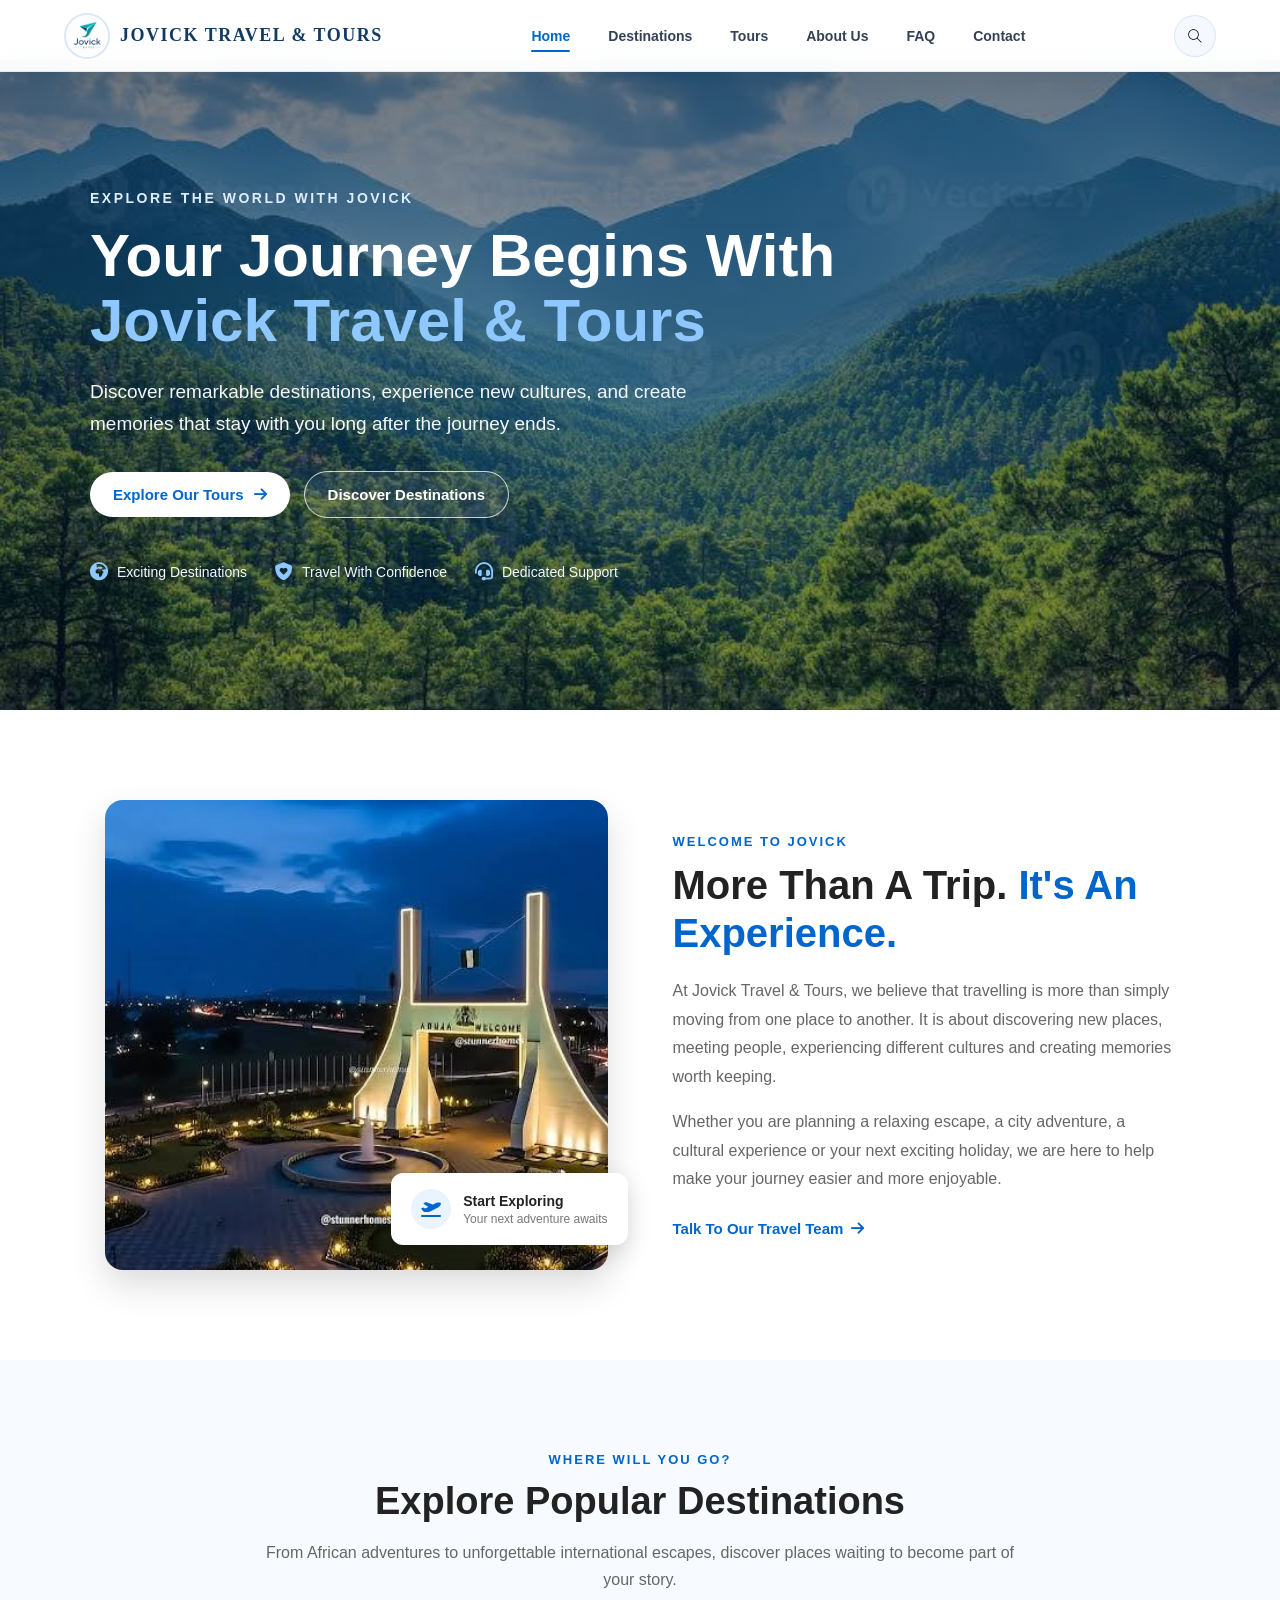
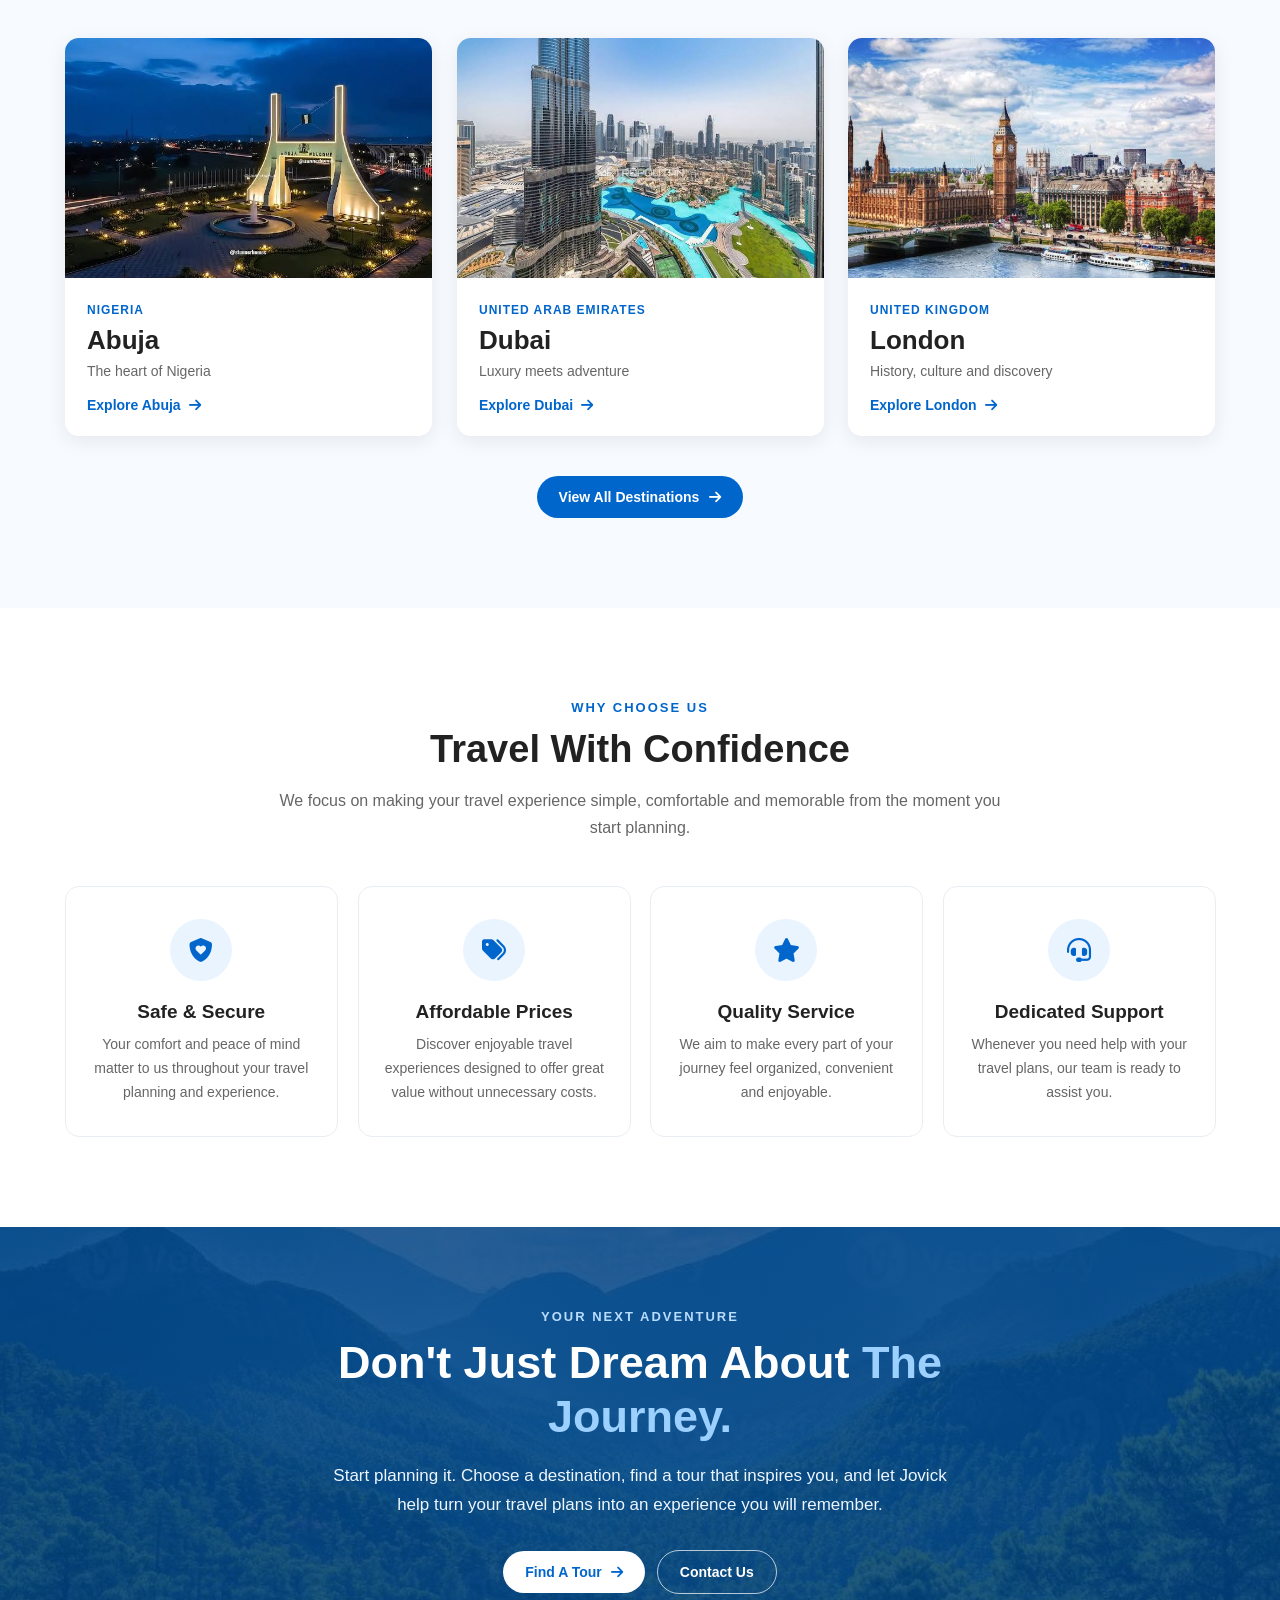
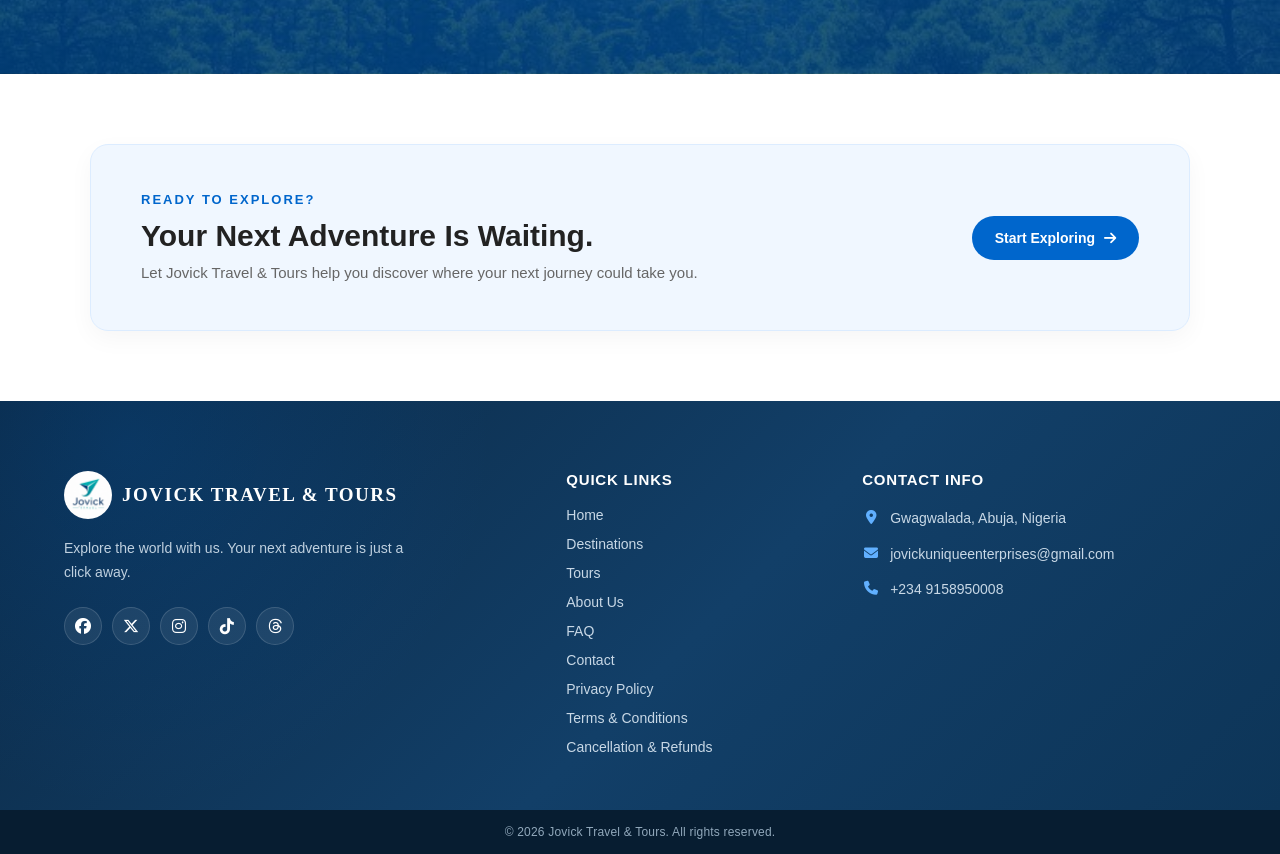
<file: index.html>
<!doctype html>
<html lang="en">
  <head>
    <meta charset="UTF-8" />

    <meta name="viewport" content="width=device-width, initial-scale=1.0" />

    <meta
      name="description"
      content="Discover unforgettable destinations, exciting tours and reliable travel experiences with Jovick Travel & Tours."
    />

    <title>Jovick Travel & Tours | Explore More. Experience More..</title>

    <link
      rel="stylesheet"
      href="https://cdnjs.cloudflare.com/ajax/libs/font-awesome/6.7.2/css/all.min.css"
    />

    <link rel="stylesheet" href="styles/main.css" />
    <link rel="stylesheet" href="styles/header.css" />
    <link rel="stylesheet" href="styles/footer.css" />
    <link rel="stylesheet" href="styles/index.css" />
    <link rel="stylesheet" href="styles/mediaquery.css" />
    <link rel="icon" href="images/Jovick-logo.jpg" type="image/jpeg" />
    <meta name="theme-color" content="#0b2945" />
    <meta property="og:type" content="website" />
    <meta property="og:site_name" content="Jovick Travel &amp; Tours" />
    <meta
      property="og:title"
      content="Jovick Travel &amp; Tours | Explore More. Experience More."
    />
    <meta
      property="og:description"
      content="Discover destinations and tour packages with Jovick Travel &amp; Tours. Contact our team to confirm travel details and pricing."
    />
    <meta
      property="og:image"
      content="https://jovick-travel-tours.netlify.app/images/Mountain%20sky.jpg"
    />
  </head>

  <body>
    <!-- =================================
         HEADER
         ================================= -->

    <div id="site-header"></div>

    <main class="main-content">
      <!-- =================================
           HERO SECTION
           ================================= -->

      <section class="home-hero">
        <div class="home-hero-overlay">
          <span class="hero-eyebrow"> EXPLORE THE WORLD WITH JOVICK </span>

          <h1>
            Your Journey Begins With
            <span>Jovick Travel &amp; Tours</span>
          </h1>

          <p>
            Discover remarkable destinations, experience new cultures, and
            create memories that stay with you long after the journey ends.
          </p>

          <div class="hero-actions">
            <a href="tours.html" class="hero-primary-button">
              Explore Our Tours
              <i class="fa-solid fa-arrow-right"></i>
            </a>

            <a href="destinations.html" class="hero-secondary-button">
              Discover Destinations
            </a>
          </div>

          <div class="hero-trust">
            <div class="hero-trust-item">
              <i class="fa-solid fa-earth-africa"></i>

              <span> Exciting Destinations </span>
            </div>

            <div class="hero-trust-item">
              <i class="fa-solid fa-shield-heart"></i>

              <span> Travel With Confidence </span>
            </div>

            <div class="hero-trust-item">
              <i class="fa-solid fa-headset"></i>

              <span> Dedicated Support </span>
            </div>
          </div>
        </div>
      </section>

      <!-- =================================
           WELCOME SECTION
           ================================= -->

      <section class="home-welcome reveal">
        <div class="welcome-image">
          <img src="images/Abuja 1.jpg" alt="Beautiful travel destination" />

          <div class="welcome-image-badge">
            <i class="fa-solid fa-plane-departure"></i>

            <div>
              <strong>Start Exploring</strong>
              <span>Your next adventure awaits</span>
            </div>
          </div>
        </div>

        <div class="welcome-content">
          <span class="section-label"> WELCOME TO JOVICK </span>

          <h2>
            More Than A Trip.
            <span>It's An Experience.</span>
          </h2>

          <p>
            At Jovick Travel &amp; Tours, we believe that travelling is more
            than simply moving from one place to another. It is about
            discovering new places, meeting people, experiencing different
            cultures and creating memories worth keeping.
          </p>

          <p>
            Whether you are planning a relaxing escape, a city adventure, a
            cultural experience or your next exciting holiday, we are here to
            help make your journey easier and more enjoyable.
          </p>

          <a href="contact.html" class="text-link">
            Talk To Our Travel Team
            <i class="fa-solid fa-arrow-right"></i>
          </a>
        </div>
      </section>

      <!-- =================================
           POPULAR DESTINATIONS
           ================================= -->

      <section class="popular-destinations reveal">
        <div class="section-heading">
          <span class="section-label"> WHERE WILL YOU GO? </span>

          <h2>Explore Popular Destinations</h2>

          <p>
            From African adventures to unforgettable international escapes,
            discover places waiting to become part of your story.
          </p>
        </div>

        <div class="destination-preview-grid">
          <a
            href="destination-details.html?place=abuja"
            class="home-destination-card"
          >
            <img src="images/Abuja 1.jpg" alt="Abuja, Nigeria" />

            <div class="home-destination-content">
              <span> Nigeria </span>

              <h3>Abuja</h3>

              <p>The heart of Nigeria</p>

              <strong>
                Explore Abuja
                <i class="fa-solid fa-arrow-right"></i>
              </strong>
            </div>
          </a>

          <a
            href="destination-details.html?place=dubai"
            class="home-destination-card"
          >
            <img src="images/Dubai 1.jpg" alt="Dubai, United Arab Emirates" />

            <div class="home-destination-content">
              <span> United Arab Emirates </span>

              <h3>Dubai</h3>

              <p>Luxury meets adventure</p>

              <strong>
                Explore Dubai
                <i class="fa-solid fa-arrow-right"></i>
              </strong>
            </div>
          </a>

          <a
            href="destination-details.html?place=london"
            class="home-destination-card"
          >
            <img src="images/London 1.jpg" alt="London, United Kingdom" />

            <div class="home-destination-content">
              <span> United Kingdom </span>

              <h3>London</h3>

              <p>History, culture and discovery</p>

              <strong>
                Explore London
                <i class="fa-solid fa-arrow-right"></i>
              </strong>
            </div>
          </a>
        </div>

        <a href="destinations.html" class="section-main-button">
          View All Destinations
          <i class="fa-solid fa-arrow-right"></i>
        </a>
      </section>

      <!-- =================================
           WHY CHOOSE US
           ================================= -->

      <section class="why-jovick reveal">
        <div class="section-heading">
          <span class="section-label"> WHY CHOOSE US </span>

          <h2>Travel With Confidence</h2>

          <p>
            We focus on making your travel experience simple, comfortable and
            memorable from the moment you start planning.
          </p>
        </div>

        <div class="benefits-grid">
          <article class="benefit-card">
            <div class="benefit-icon">
              <i class="fa-solid fa-shield-heart"></i>
            </div>

            <h3>Safe &amp; Secure</h3>

            <p>
              Your comfort and peace of mind matter to us throughout your travel
              planning and experience.
            </p>
          </article>

          <article class="benefit-card">
            <div class="benefit-icon">
              <i class="fa-solid fa-tags"></i>
            </div>

            <h3>Affordable Prices</h3>

            <p>
              Discover enjoyable travel experiences designed to offer great
              value without unnecessary costs.
            </p>
          </article>

          <article class="benefit-card">
            <div class="benefit-icon">
              <i class="fa-solid fa-star"></i>
            </div>

            <h3>Quality Service</h3>

            <p>
              We aim to make every part of your journey feel organized,
              convenient and enjoyable.
            </p>
          </article>

          <article class="benefit-card">
            <div class="benefit-icon">
              <i class="fa-solid fa-headset"></i>
            </div>

            <h3>Dedicated Support</h3>

            <p>
              Whenever you need help with your travel plans, our team is ready
              to assist you.
            </p>
          </article>
        </div>
      </section>

      <!-- =================================
           TRAVEL EXPERIENCE SECTION
           ================================= -->

      <section class="travel-experience reveal">
        <div class="experience-content">
          <span class="section-label"> YOUR NEXT ADVENTURE </span>

          <h2>
            Don't Just Dream About
            <span>The Journey.</span>
          </h2>

          <p>
            Start planning it. Choose a destination, find a tour that inspires
            you, and let Jovick help turn your travel plans into an experience
            you will remember.
          </p>

          <div class="experience-actions">
            <a href="tours.html" class="experience-primary">
              Find A Tour
              <i class="fa-solid fa-arrow-right"></i>
            </a>

            <a href="contact.html" class="experience-secondary"> Contact Us </a>
          </div>
        </div>
      </section>

      <!-- =================================
           FINAL CTA
           ================================= -->

      <section class="home-final-cta reveal">
        <div>
          <span class="section-label"> READY TO EXPLORE? </span>

          <h2>Your Next Adventure Is Waiting.</h2>

          <p>
            Let Jovick Travel &amp; Tours help you discover where your next
            journey could take you.
          </p>
        </div>

        <a href="destinations.html" class="cta-button">
          Start Exploring
          <i class="fa-solid fa-arrow-right"></i>
        </a>
      </section>
    </main>

    <!-- =================================
         FOOTER
         ================================= -->

    <div id="site-footer"></div>

    <!-- GLOBAL JAVASCRIPT -->
    <script src="scripts/main.js"></script>

    <!-- HOME PAGE JAVASCRIPT -->
    <script src="scripts/index.js"></script>
  </body>
</html>
</file>
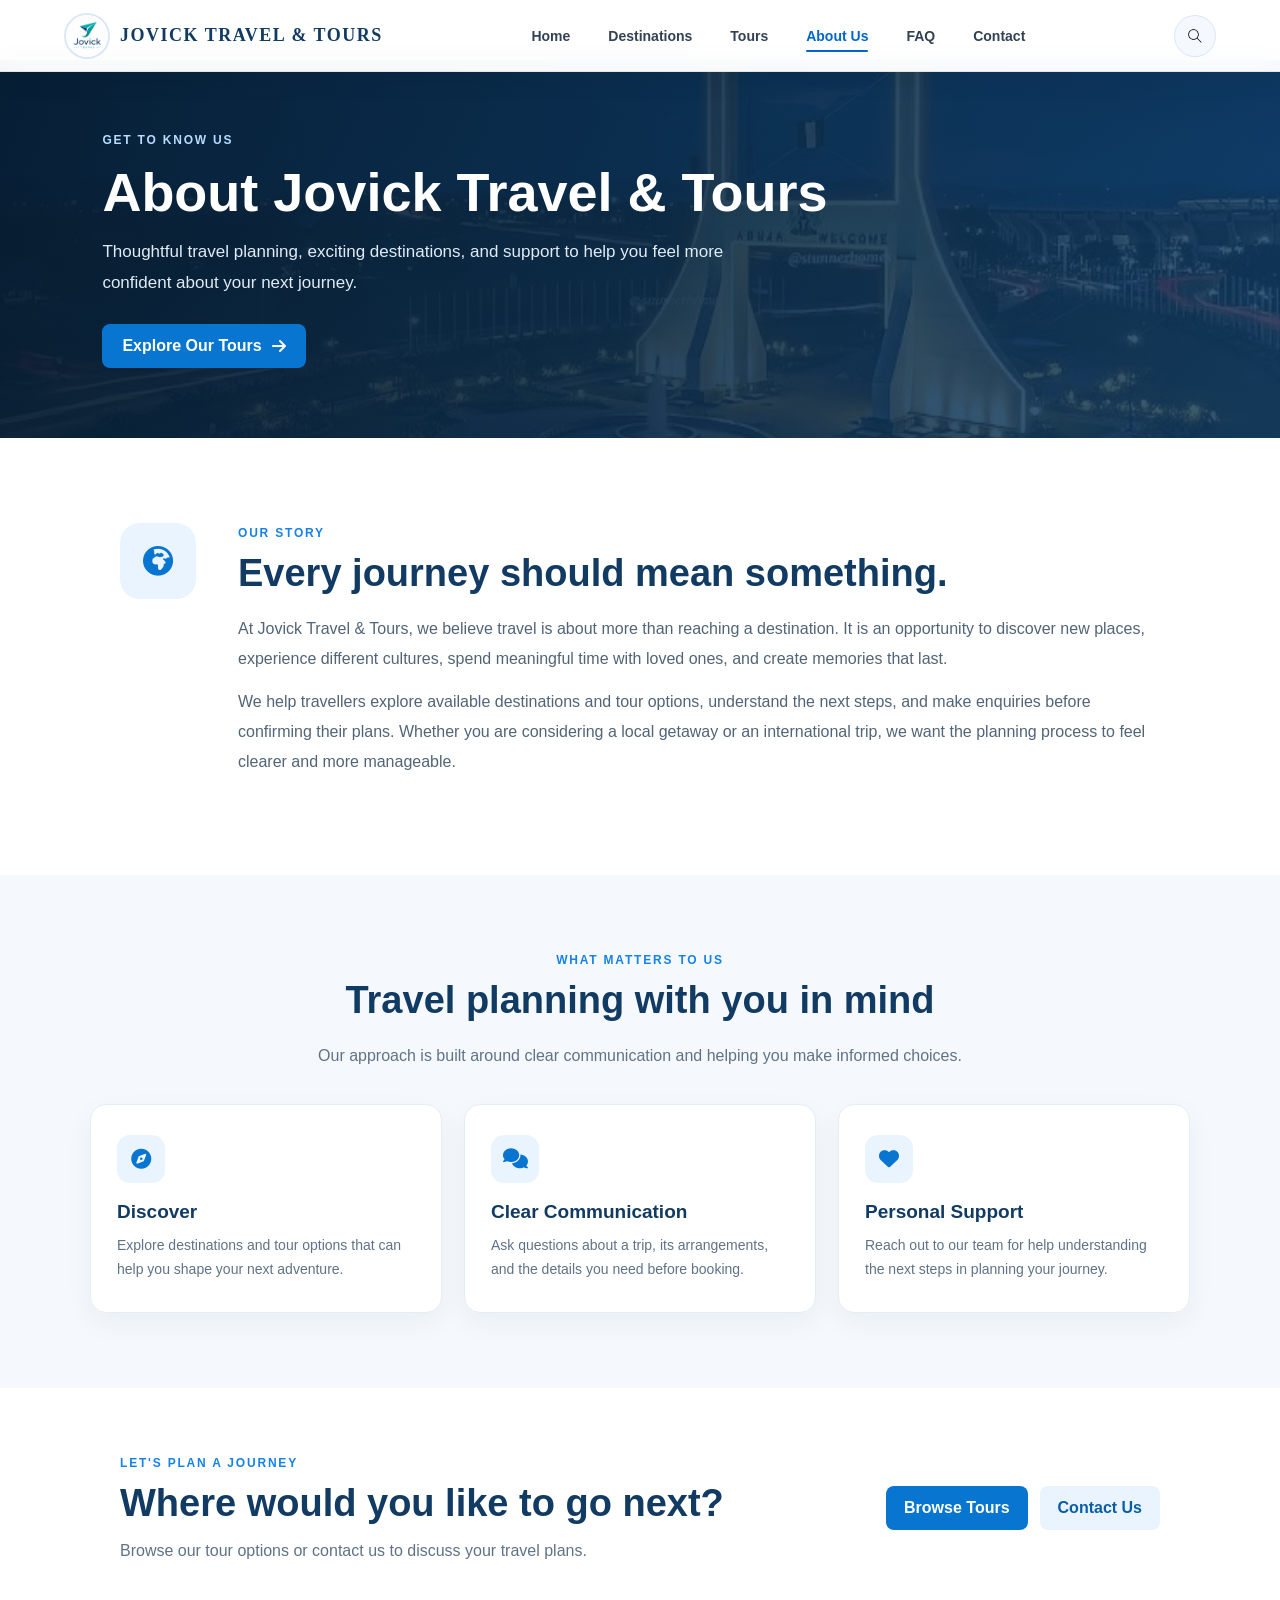
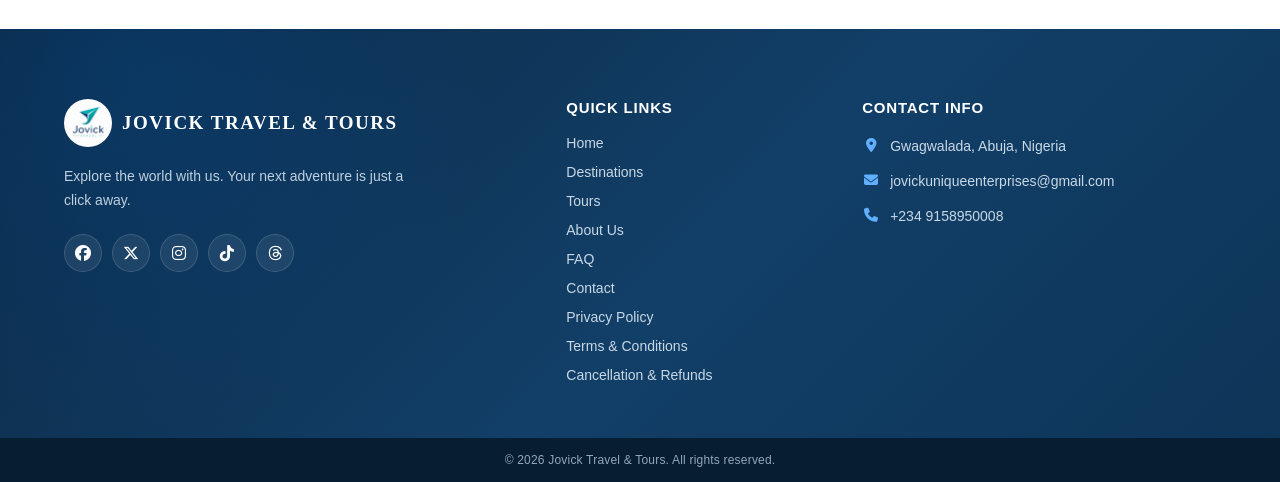
<file: about.html>
<!doctype html>
<html lang="en">
  <head>
    <meta charset="UTF-8" />
    <meta name="viewport" content="width=device-width, initial-scale=1.0" />
    <meta
      name="description"
      content="Learn about Jovick Travel & Tours and how we help travellers plan memorable journeys."
    />
    <title>About Us | Jovick Travel & Tours</title>
    <link
      rel="stylesheet"
      href="https://cdnjs.cloudflare.com/ajax/libs/font-awesome/6.7.2/css/all.min.css"
    />
    <link rel="stylesheet" href="styles/main.css" />
    <link rel="stylesheet" href="styles/header.css" />
    <link rel="stylesheet" href="styles/footer.css" />
    <link rel="stylesheet" href="styles/mediaquery.css" />
    <link rel="stylesheet" href="styles/about.css" />
    <link rel="icon" href="images/Jovick-logo.jpg" type="image/jpeg" />
  </head>
  <body>
    <div id="site-header"></div>
    <main>
      <section class="about-hero">
        <div class="about-hero-content">
          <span class="about-eyebrow">GET TO KNOW US</span>
          <h1>About Jovick Travel &amp; Tours</h1>
          <p>
            Thoughtful travel planning, exciting destinations, and support to
            help you feel more confident about your next journey.
          </p>
          <a class="about-primary-link" href="tours.html"
            >Explore Our Tours <i class="fa-solid fa-arrow-right"></i
          ></a>
        </div>
      </section>

      <section class="about-intro">
        <div class="about-intro-icon">
          <i class="fa-solid fa-earth-africa"></i>
        </div>
        <div>
          <span class="about-section-label">OUR STORY</span>
          <h2>Every journey should mean something.</h2>
          <p>
            At Jovick Travel &amp; Tours, we believe travel is about more than
            reaching a destination. It is an opportunity to discover new places,
            experience different cultures, spend meaningful time with loved
            ones, and create memories that last.
          </p>
          <p>
            We help travellers explore available destinations and tour options,
            understand the next steps, and make enquiries before confirming
            their plans. Whether you are considering a local getaway or an
            international trip, we want the planning process to feel clearer and
            more manageable.
          </p>
        </div>
      </section>

      <section class="about-values">
        <div class="about-section-heading">
          <span class="about-section-label">WHAT MATTERS TO US</span>
          <h2>Travel planning with you in mind</h2>
          <p>
            Our approach is built around clear communication and helping you
            make informed choices.
          </p>
        </div>
        <div class="about-values-grid">
          <article class="about-value-card">
            <span><i class="fa-solid fa-compass"></i></span>
            <h3>Discover</h3>
            <p>
              Explore destinations and tour options that can help you shape your
              next adventure.
            </p>
          </article>
          <article class="about-value-card">
            <span><i class="fa-solid fa-comments"></i></span>
            <h3>Clear Communication</h3>
            <p>
              Ask questions about a trip, its arrangements, and the details you
              need before booking.
            </p>
          </article>
          <article class="about-value-card">
            <span><i class="fa-solid fa-heart"></i></span>
            <h3>Personal Support</h3>
            <p>
              Reach out to our team for help understanding the next steps in
              planning your journey.
            </p>
          </article>
        </div>
      </section>

      <section class="about-cta">
        <div>
          <span class="about-section-label">LET'S PLAN A JOURNEY</span>
          <h2>Where would you like to go next?</h2>
          <p>
            Browse our tour options or contact us to discuss your travel plans.
          </p>
        </div>
        <div class="about-cta-actions">
          <a href="tours.html">Browse Tours</a>
          <a href="contact.html" class="about-cta-secondary">Contact Us</a>
        </div>
      </section>
    </main>
    <div id="site-footer"></div>
    <script src="scripts/main.js"></script>
  </body>
</html>
</file>
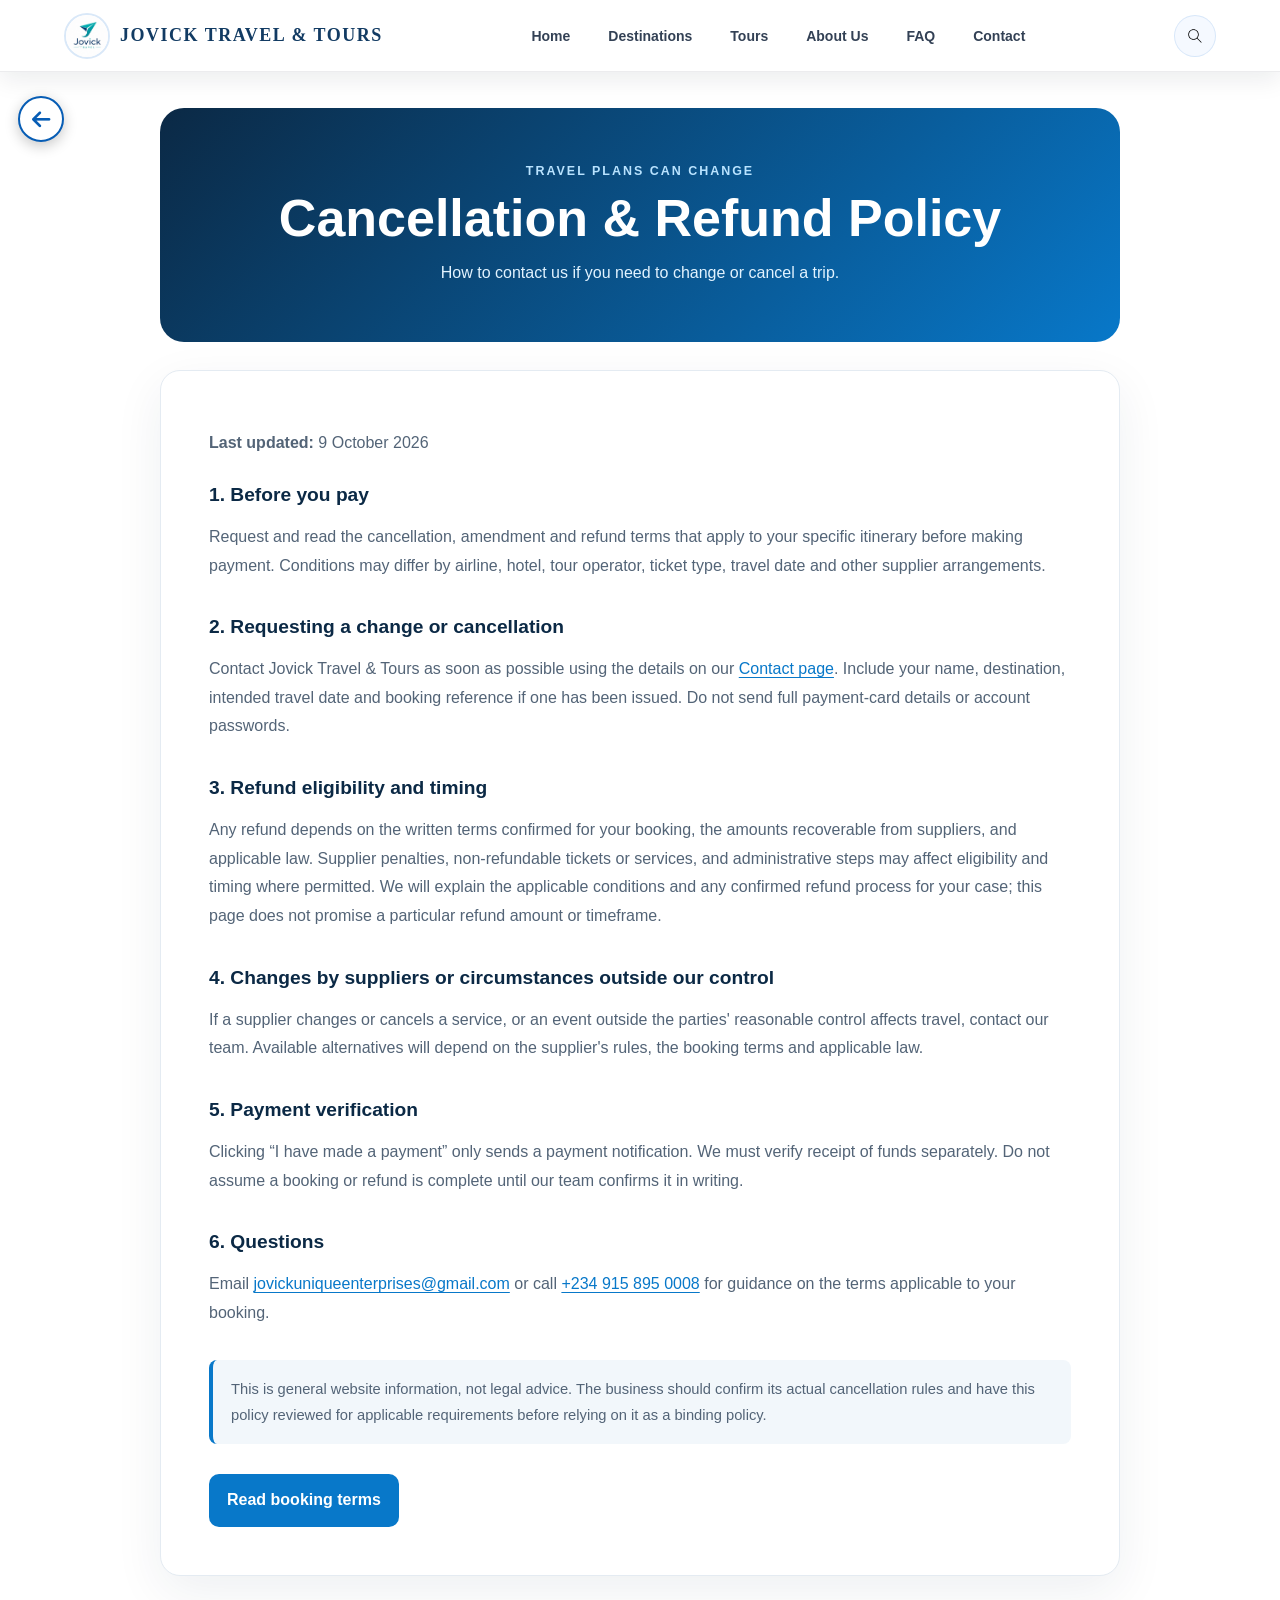
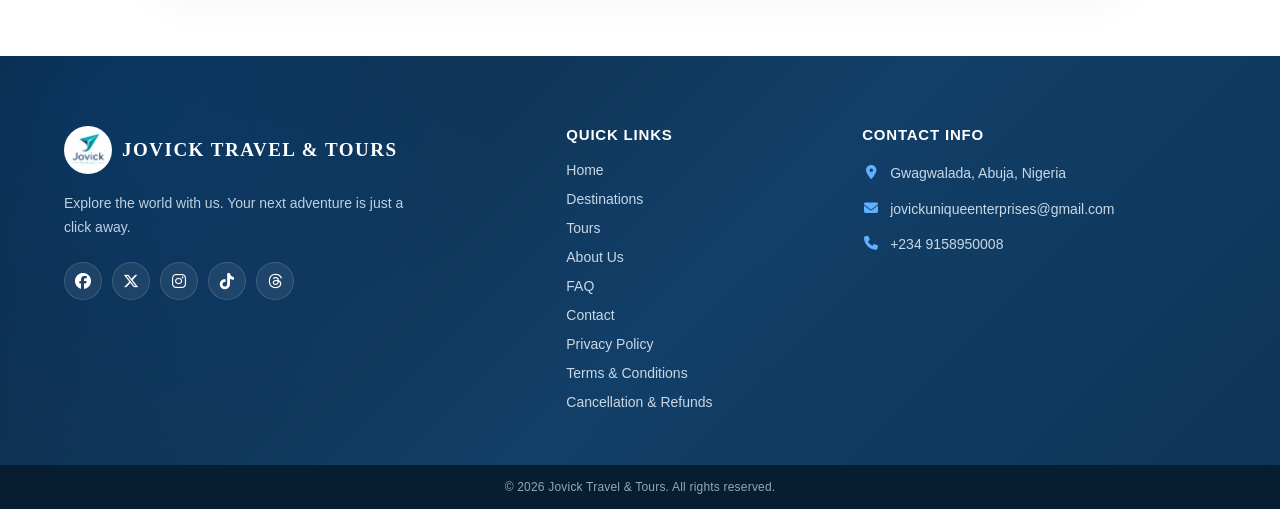
<file: cancellation-refunds.html>
<!doctype html>
<html lang="en">
  <head>
    <meta charset="UTF-8" />
    <meta name="viewport" content="width=device-width, initial-scale=1.0" />
    <meta
      name="description"
      content="Understand how to ask about changes, cancellations, and refunds for Jovick Travel & Tours packages."
    />
    <title>Cancellation &amp; Refund Policy | Jovick Travel &amp; Tours</title>
    <link
      rel="stylesheet"
      href="https://cdnjs.cloudflare.com/ajax/libs/font-awesome/6.7.2/css/all.min.css"
    />
    <link rel="stylesheet" href="styles/main.css" />
    <link rel="stylesheet" href="styles/header.css" />
    <link rel="stylesheet" href="styles/footer.css" />
    <link rel="stylesheet" href="styles/mediaquery.css" />
    <link rel="stylesheet" href="styles/policies.css" />
    <link rel="icon" href="images/Jovick-logo.jpg" type="image/jpeg" />
  </head>
  <body>
    <div id="site-header"></div>
    <main class="policy-page">
      <a
        class="page-back-link"
        href="index.html"
        aria-label="Go back"
        title="Go back"
        onclick="
          if (history.length > 1) {
            history.back();
            return false;
          }
        "
        ><i class="fa-solid fa-arrow-left" aria-hidden="true"></i
      ></a>
      <header class="policy-hero">
        <p class="policy-eyebrow">TRAVEL PLANS CAN CHANGE</p>
        <h1>Cancellation &amp; Refund Policy</h1>
        <p>How to contact us if you need to change or cancel a trip.</p>
      </header>
      <article class="policy-content">
        <p><strong>Last updated:</strong> 9 October 2026</p>
        <h2>1. Before you pay</h2>
        <p>
          Request and read the cancellation, amendment and refund terms that
          apply to your specific itinerary before making payment. Conditions may
          differ by airline, hotel, tour operator, ticket type, travel date and
          other supplier arrangements.
        </p>
        <h2>2. Requesting a change or cancellation</h2>
        <p>
          Contact Jovick Travel &amp; Tours as soon as possible using the
          details on our <a href="contact.html">Contact page</a>. Include your
          name, destination, intended travel date and booking reference if one
          has been issued. Do not send full payment-card details or account
          passwords.
        </p>
        <h2>3. Refund eligibility and timing</h2>
        <p>
          Any refund depends on the written terms confirmed for your booking,
          the amounts recoverable from suppliers, and applicable law. Supplier
          penalties, non-refundable tickets or services, and administrative
          steps may affect eligibility and timing where permitted. We will
          explain the applicable conditions and any confirmed refund process for
          your case; this page does not promise a particular refund amount or
          timeframe.
        </p>
        <h2>4. Changes by suppliers or circumstances outside our control</h2>
        <p>
          If a supplier changes or cancels a service, or an event outside the
          parties' reasonable control affects travel, contact our team.
          Available alternatives will depend on the supplier's rules, the
          booking terms and applicable law.
        </p>
        <h2>5. Payment verification</h2>
        <p>
          Clicking “I have made a payment” only sends a payment notification. We
          must verify receipt of funds separately. Do not assume a booking or
          refund is complete until our team confirms it in writing.
        </p>
        <h2>6. Questions</h2>
        <p>
          Email
          <a href="mailto:jovickuniqueenterprises@gmail.com"
            >jovickuniqueenterprises@gmail.com</a
          >
          or call <a href="tel:+2349158950008">+234 915 895 0008</a> for
          guidance on the terms applicable to your booking.
        </p>
        <p class="policy-note">
          This is general website information, not legal advice. The business
          should confirm its actual cancellation rules and have this policy
          reviewed for applicable requirements before relying on it as a binding
          policy.
        </p>
        <a class="policy-back-link" href="terms.html">Read booking terms</a>
      </article>
    </main>
    <div id="site-footer"></div>
    <script src="scripts/main.js"></script>
  </body>
</html>
</file>
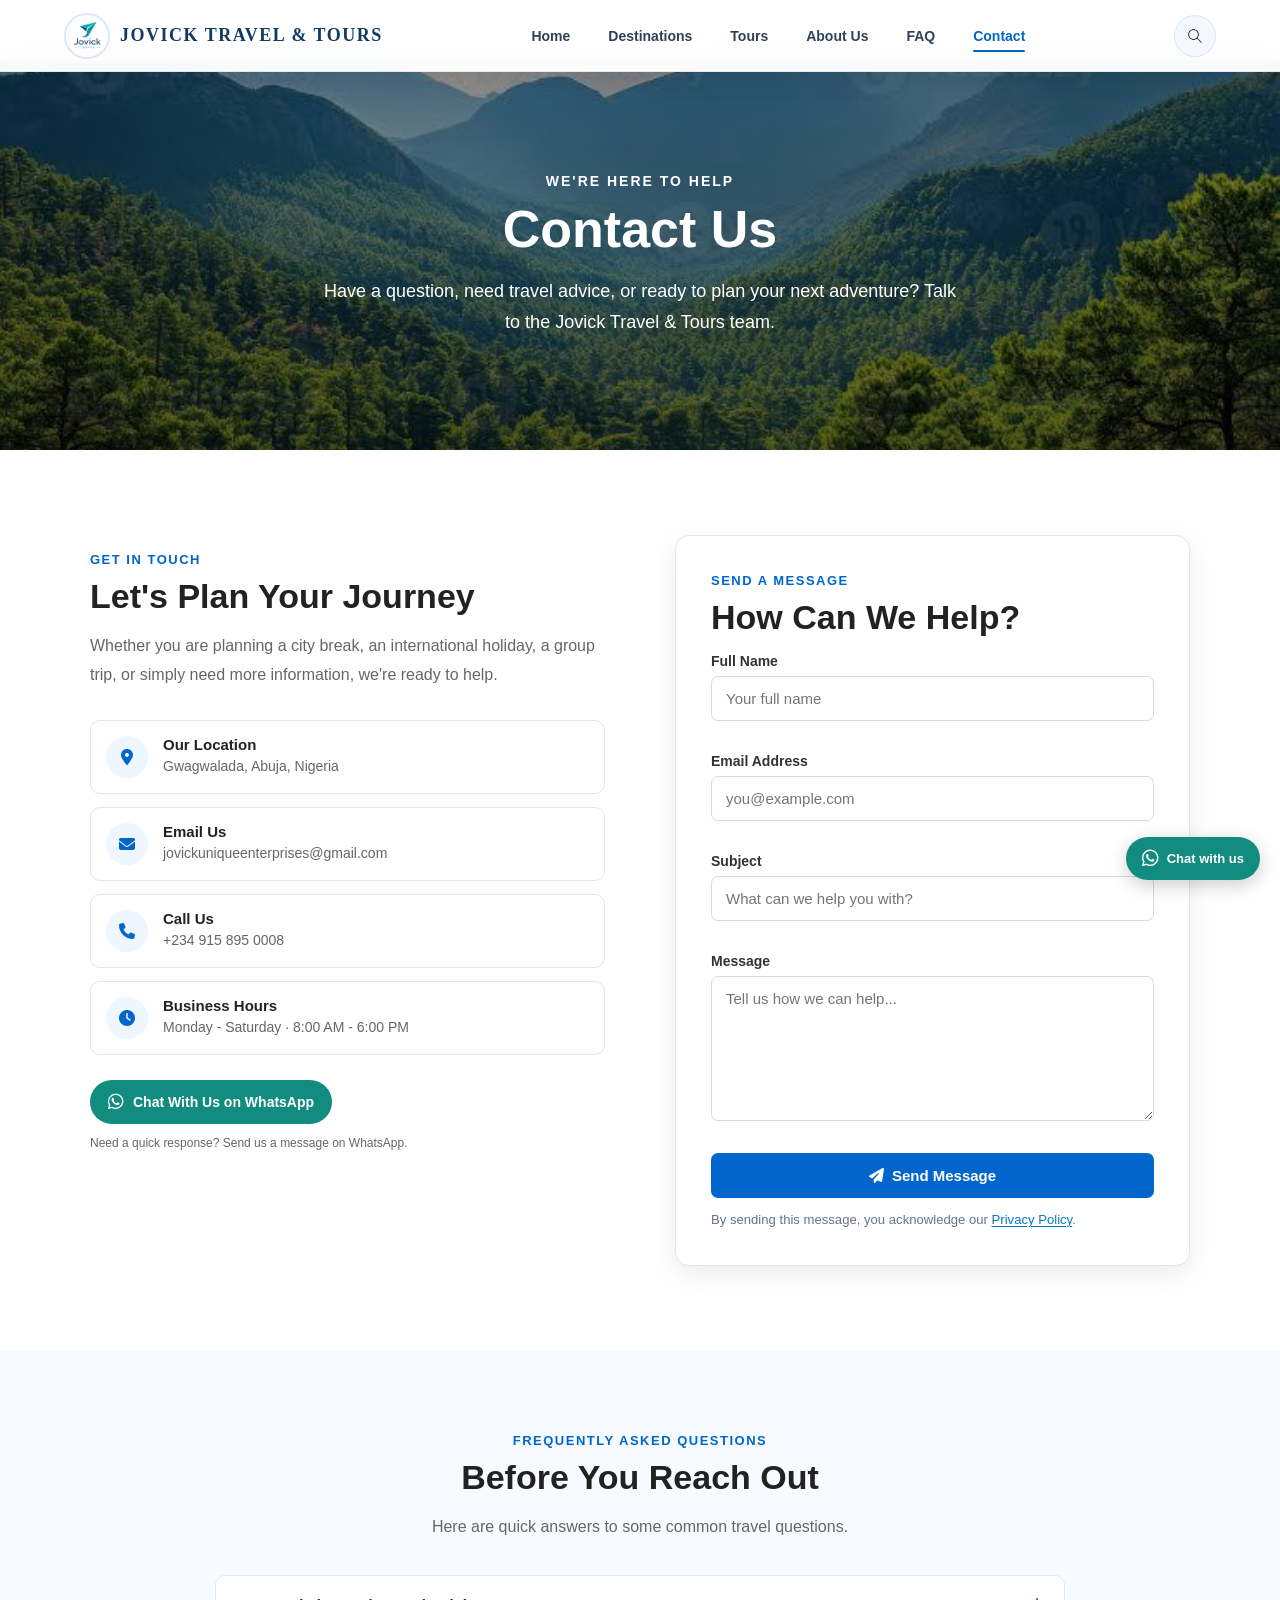
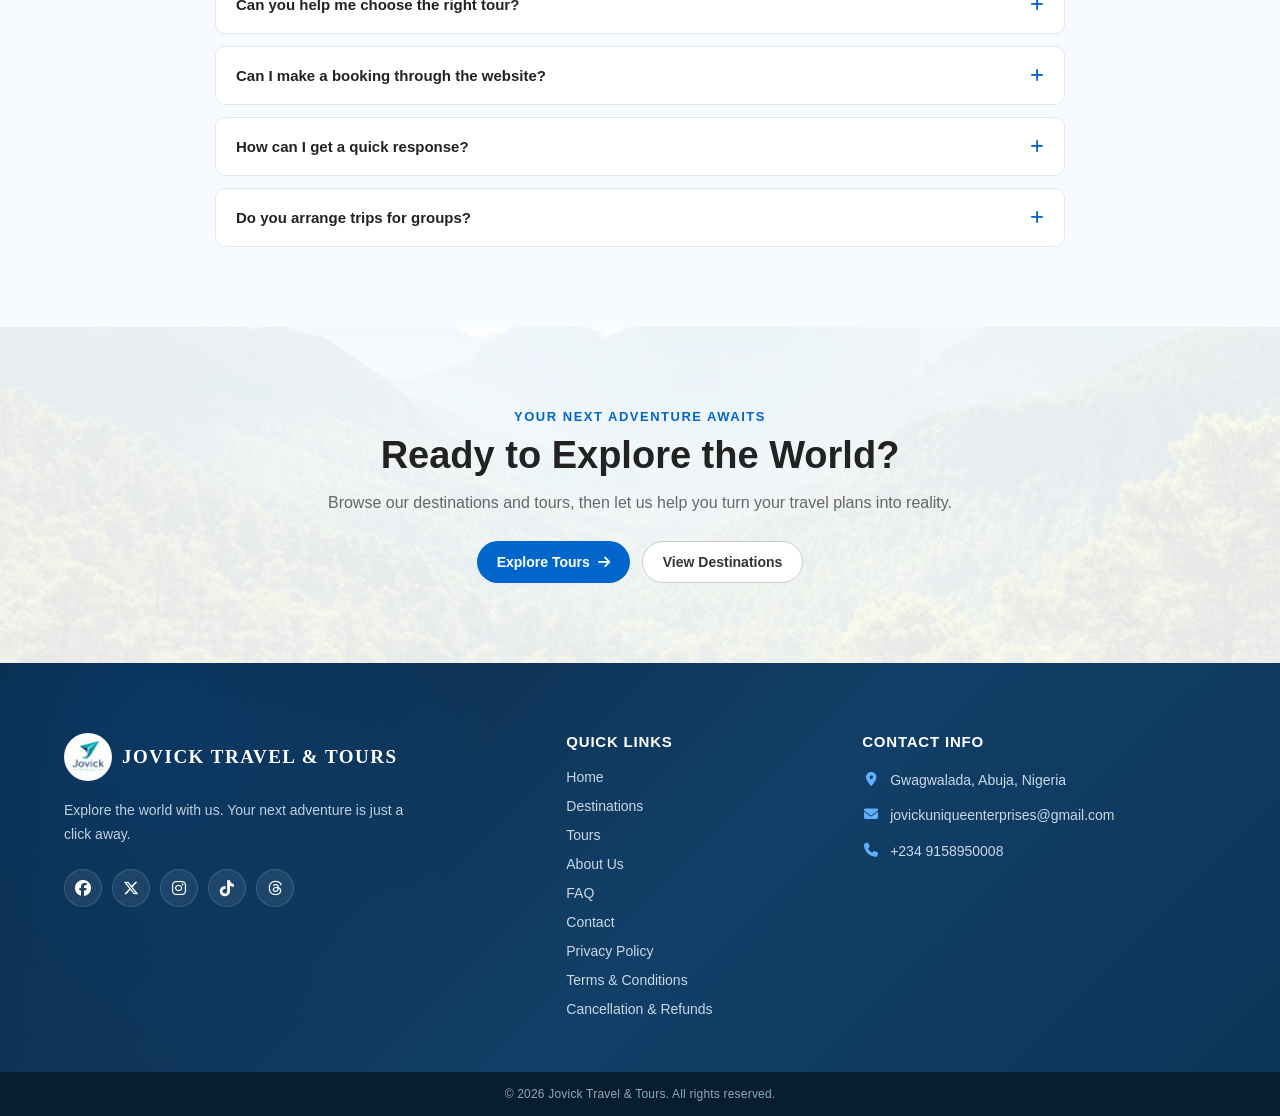
<file: contact.html>
<!doctype html>
<html lang="en">
  <head>
    <meta charset="UTF-8" />
    <meta
      name="description"
      content="Contact Jovick Travel & Tours in Gwagwalada, Abuja for tour enquiries, travel planning, package details and booking support."
    />
    <meta name="viewport" content="width=device-width, initial-scale=1.0" />

    <title>Contact Us | Jovick Travel &amp; Tours</title>

    <link
      rel="stylesheet"
      href="https://cdnjs.cloudflare.com/ajax/libs/font-awesome/6.7.2/css/all.min.css"
    />
    <link rel="stylesheet" href="styles/main.css" />
    <link rel="stylesheet" href="styles/header.css" />
    <link rel="stylesheet" href="styles/footer.css" />
    <link rel="stylesheet" href="styles/mediaquery.css" />
    <link rel="stylesheet" href="styles/contact.css" />
    <link rel="icon" href="images/Jovick-logo.jpg" type="image/jpeg" />
  </head>

  <body>
    <div id="site-header"></div>

    <main>
      <!-- HERO -->
      <section class="contact-sec-1">
        <span class="contact-hero-label">We're here to help</span>
        <h1>Contact Us</h1>
        <p>
          Have a question, need travel advice, or ready to plan your next
          adventure? Talk to the Jovick Travel &amp; Tours team.
        </p>
      </section>

      <!-- CONTACT INFORMATION + FORM -->
      <section class="contact-sec-2">
        <div class="get-in-touch">
          <span class="contact-section-label">Get in touch</span>
          <h2>Let's Plan Your Journey</h2>

          <p>
            Whether you are planning a city break, an international holiday, a
            group trip, or simply need more information, we're ready to help.
          </p>

          <div class="contact-info">
            <a
              href="https://www.google.com/maps/search/?api=1&query=Gwagwalada%2C%20Abuja%2C%20Nigeria"
              class="contact-info-card"
              target="_blank"
              rel="noopener noreferrer"
            >
              <span class="contact-info-icon">
                <i class="fa-solid fa-location-dot"></i>
              </span>
              <span>
                <strong>Our Location</strong>
                <small>Gwagwalada, Abuja, Nigeria</small>
              </span>
            </a>

            <a
              href="mailto:jovickuniqueenterprises@gmail.com"
              class="contact-info-card"
            >
              <span class="contact-info-icon">
                <i class="fa-solid fa-envelope"></i>
              </span>
              <span>
                <strong>Email Us</strong>
                <small>jovickuniqueenterprises@gmail.com</small>
              </span>
            </a>

            <a href="tel:+2349158950008" class="contact-info-card">
              <span class="contact-info-icon">
                <i class="fa-solid fa-phone"></i>
              </span>
              <span>
                <strong>Call Us</strong>
                <small>+234 915 895 0008</small>
              </span>
            </a>

            <div class="contact-info-card contact-hours-card">
              <span class="contact-info-icon">
                <i class="fa-solid fa-clock"></i>
              </span>
              <span>
                <strong>Business Hours</strong>
                <small>Monday - Saturday · 8:00 AM - 6:00 PM</small>
              </span>
            </div>
          </div>

          <a
            class="whatsapp-chat-button"
            href="https://wa.me/2349158950008?text=Hello%20JOVICK%20Travel%20%26%20Tours%2C%20I%27d%20like%20to%20make%20an%20inquiry."
            target="_blank"
            rel="noopener noreferrer"
          >
            <i class="fa-brands fa-whatsapp"></i>
            Chat With Us on WhatsApp
          </a>

          <p class="chat-note">
            Need a quick response? Send us a message on WhatsApp.
          </p>
        </div>

        <div class="contact-form">
          <span class="contact-section-label">Send a message</span>
          <h2>How Can We Help?</h2>

          <form id="contactForm" novalidate>
            <input
              type="text"
              id="companyWebsite"
              name="companyWebsite"
              tabindex="-1"
              autocomplete="off"
              aria-hidden="true"
              style="
                position: absolute;
                left: -9999px;
                width: 1px;
                height: 1px;
                opacity: 0;
              "
            />
            <div class="form-group">
              <label for="name">Full Name</label>
              <input
                type="text"
                id="name"
                name="name"
                placeholder="Your full name"
                autocomplete="name"
                required
              />
              <small class="form-error" id="nameError"></small>
            </div>

            <div class="form-group">
              <label for="email">Email Address</label>
              <input
                type="email"
                id="email"
                name="email"
                placeholder="you@example.com"
                autocomplete="email"
                required
              />
              <small class="form-error" id="emailError"></small>
            </div>

            <div class="form-group">
              <label for="subject">Subject</label>
              <input
                type="text"
                id="subject"
                name="subject"
                placeholder="What can we help you with?"
                required
              />
              <small class="form-error" id="subjectError"></small>
            </div>

            <div class="form-group">
              <label for="message">Message</label>
              <textarea
                id="message"
                name="message"
                placeholder="Tell us how we can help..."
                rows="6"
                required
              ></textarea>
              <small class="form-error" id="messageError"></small>
            </div>

            <button type="submit" id="contactSubmitButton">
              <i class="fa-solid fa-paper-plane"></i>
              Send Message
            </button>

            <p class="contact-privacy-note">
              By sending this message, you acknowledge our
              <a href="privacy-policy.html">Privacy Policy</a>.
            </p>
            <p
              id="contactFormMessage"
              class="contact-form-message"
              role="status"
            ></p>
          </form>
        </div>
      </section>

      <!-- FAQ -->
      <section class="contact-faq">
        <div class="contact-faq-heading">
          <span class="contact-section-label">Frequently asked questions</span>
          <h2>Before You Reach Out</h2>
          <p>Here are quick answers to some common travel questions.</p>
        </div>

        <div class="faq-list">
          <article class="faq-item">
            <button class="faq-question" type="button" aria-expanded="false">
              <span>Can you help me choose the right tour?</span>
              <i class="fa-solid fa-plus"></i>
            </button>
            <div class="faq-answer">
              <p>
                Yes. Tell us your destination, preferred travel dates, budget,
                and number of travelers, and we can help you choose a suitable
                tour.
              </p>
            </div>
          </article>

          <article class="faq-item">
            <button class="faq-question" type="button" aria-expanded="false">
              <span>Can I make a booking through the website?</span>
              <i class="fa-solid fa-plus"></i>
            </button>
            <div class="faq-answer">
              <p>
                Yes. You can browse our tours, open a tour details page, and
                submit your booking request. Our team can then assist you with
                the next steps.
              </p>
            </div>
          </article>

          <article class="faq-item">
            <button class="faq-question" type="button" aria-expanded="false">
              <span>How can I get a quick response?</span>
              <i class="fa-solid fa-plus"></i>
            </button>
            <div class="faq-answer">
              <p>
                WhatsApp is the quickest option for a direct inquiry. You can
                also call us or send an email using the contact details above.
              </p>
            </div>
          </article>

          <article class="faq-item">
            <button class="faq-question" type="button" aria-expanded="false">
              <span>Do you arrange trips for groups?</span>
              <i class="fa-solid fa-plus"></i>
            </button>
            <div class="faq-answer">
              <p>
                We can discuss group travel requirements and help you plan an
                experience around your group's destination, dates, and needs.
              </p>
            </div>
          </article>
        </div>
      </section>

      <!-- CTA -->
      <section class="contact-sec-3">
        <div class="contact-cta-content">
          <span class="contact-section-label">Your next adventure awaits</span>
          <h2>Ready to Explore the World?</h2>
          <p>
            Browse our destinations and tours, then let us help you turn your
            travel plans into reality.
          </p>

          <div class="contact-cta-actions">
            <a href="tours.html" class="contact-cta-button primary">
              Explore Tours <i class="fa-solid fa-arrow-right"></i>
            </a>

            <a href="destinations.html" class="contact-cta-button secondary">
              View Destinations
            </a>
          </div>
        </div>
      </section>
    </main>

    <div id="site-footer"></div>

    <!-- FLOATING WHATSAPP SUPPORT -->
    <a
      class="floating-whatsapp"
      href="https://wa.me/2349158950008?text=Hello%20JOVICK%20Travel%20%26%20Tours%2C%20I%27d%20like%20some%20travel%20help."
      target="_blank"
      rel="noopener noreferrer"
      aria-label="Chat with JOVICK Travel & Tours on WhatsApp"
      title="Chat with us on WhatsApp"
    >
      <i class="fa-brands fa-whatsapp"></i>
      <span>Chat with us</span>
    </a>

    <script src="scripts/main.js"></script>
    <script src="scripts/contact.js"></script>
  </body>
</html>
</file>
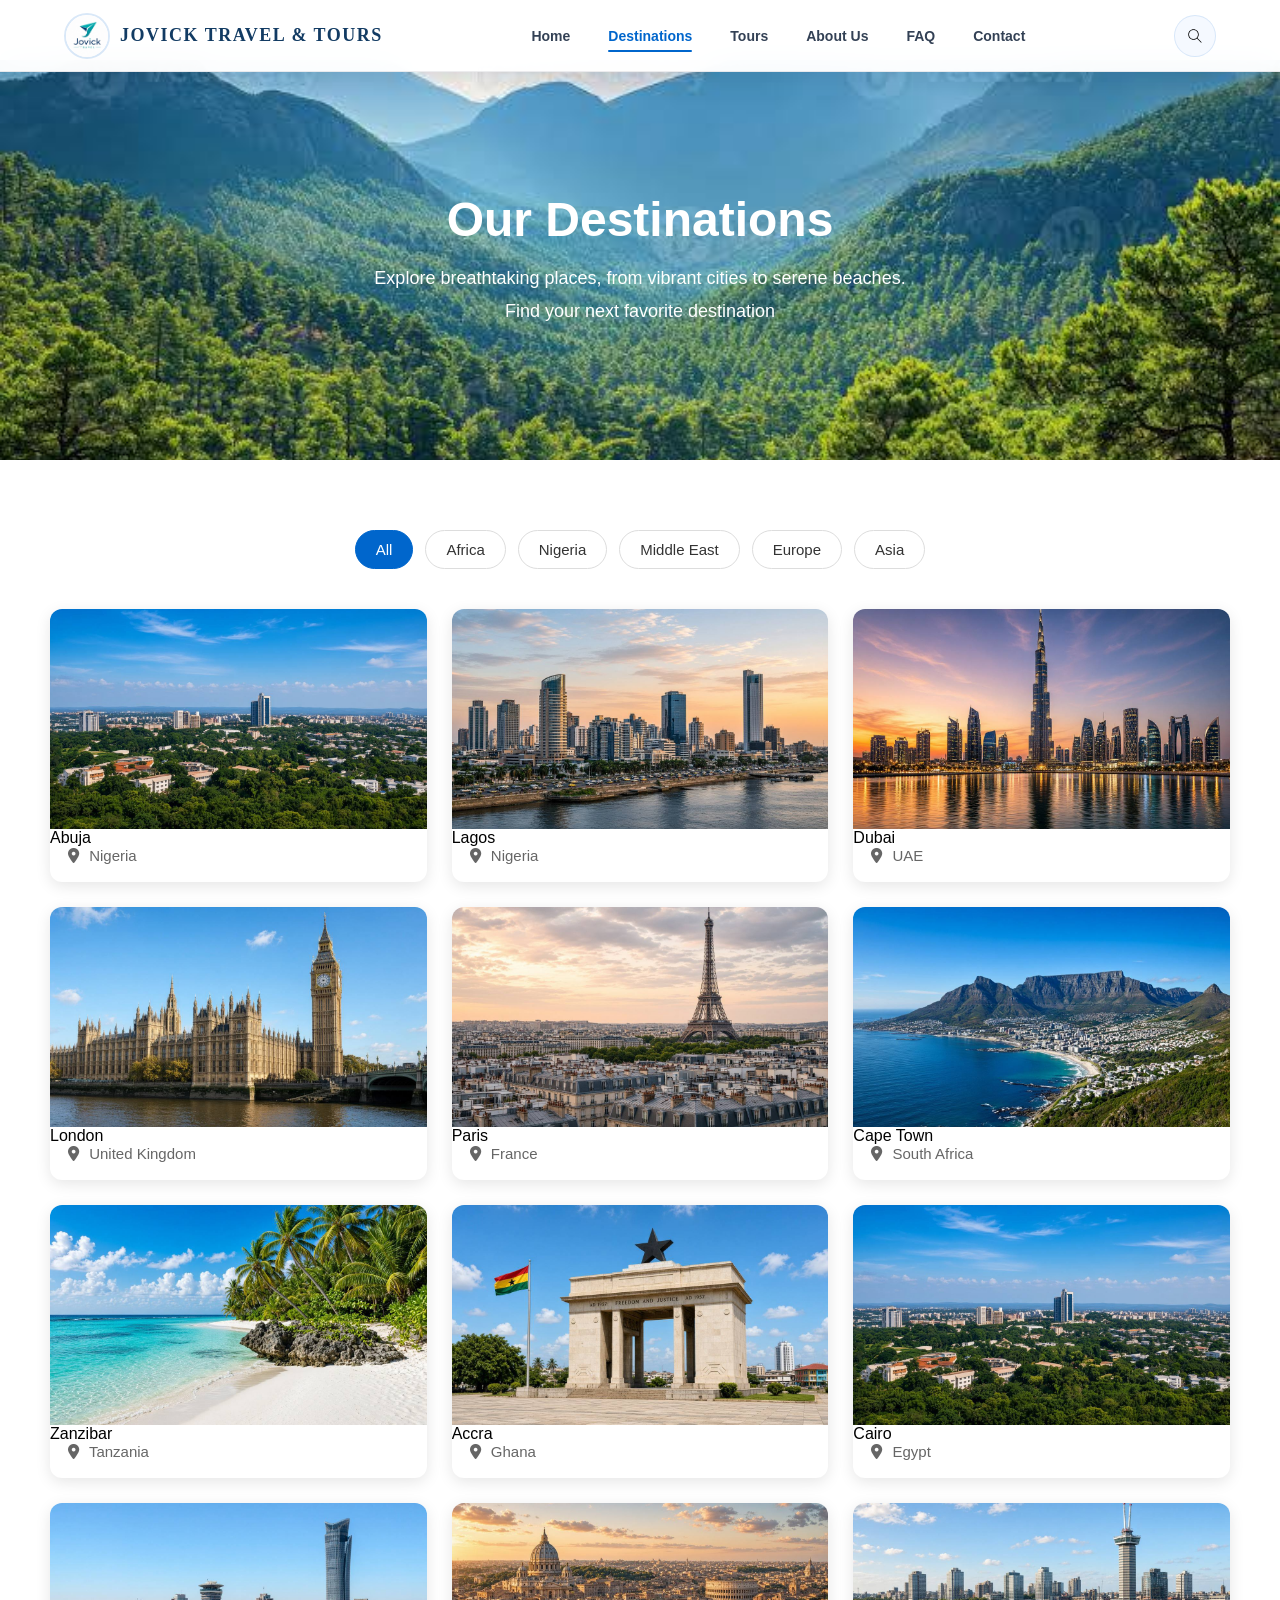
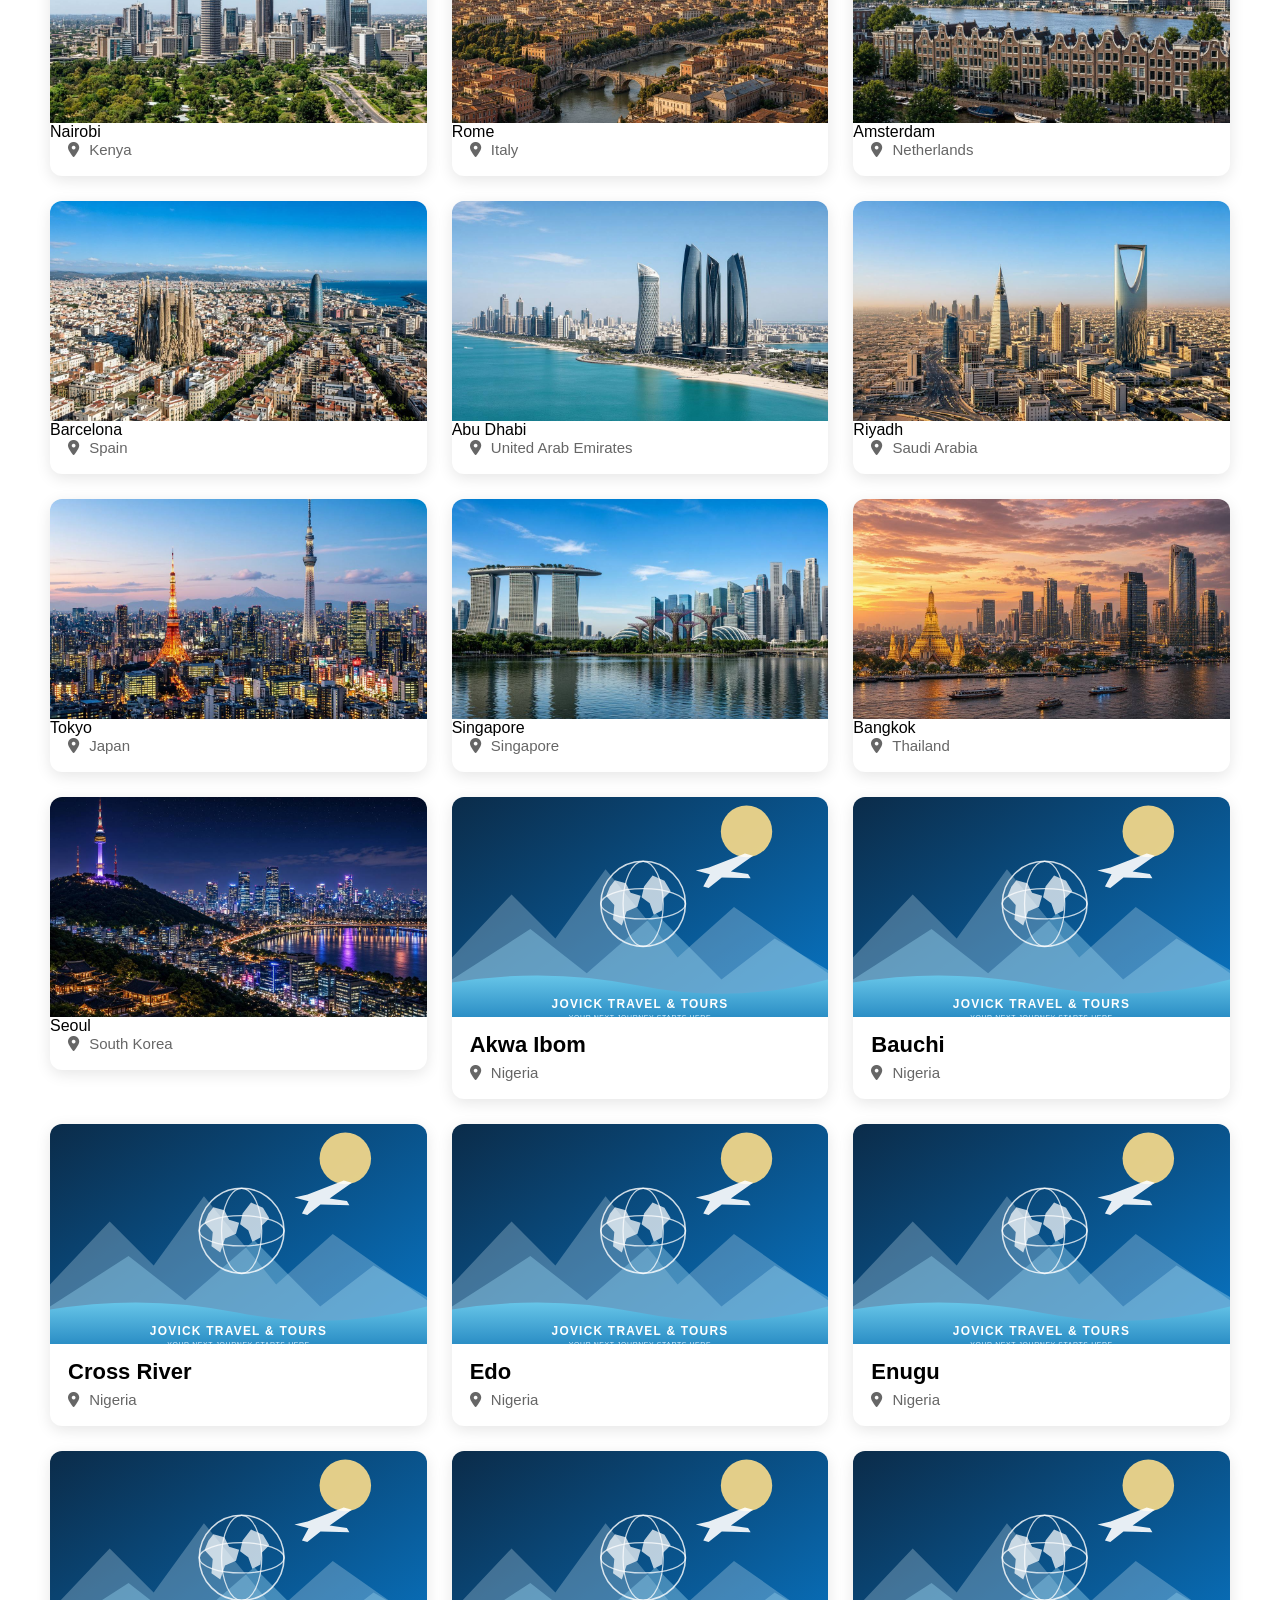
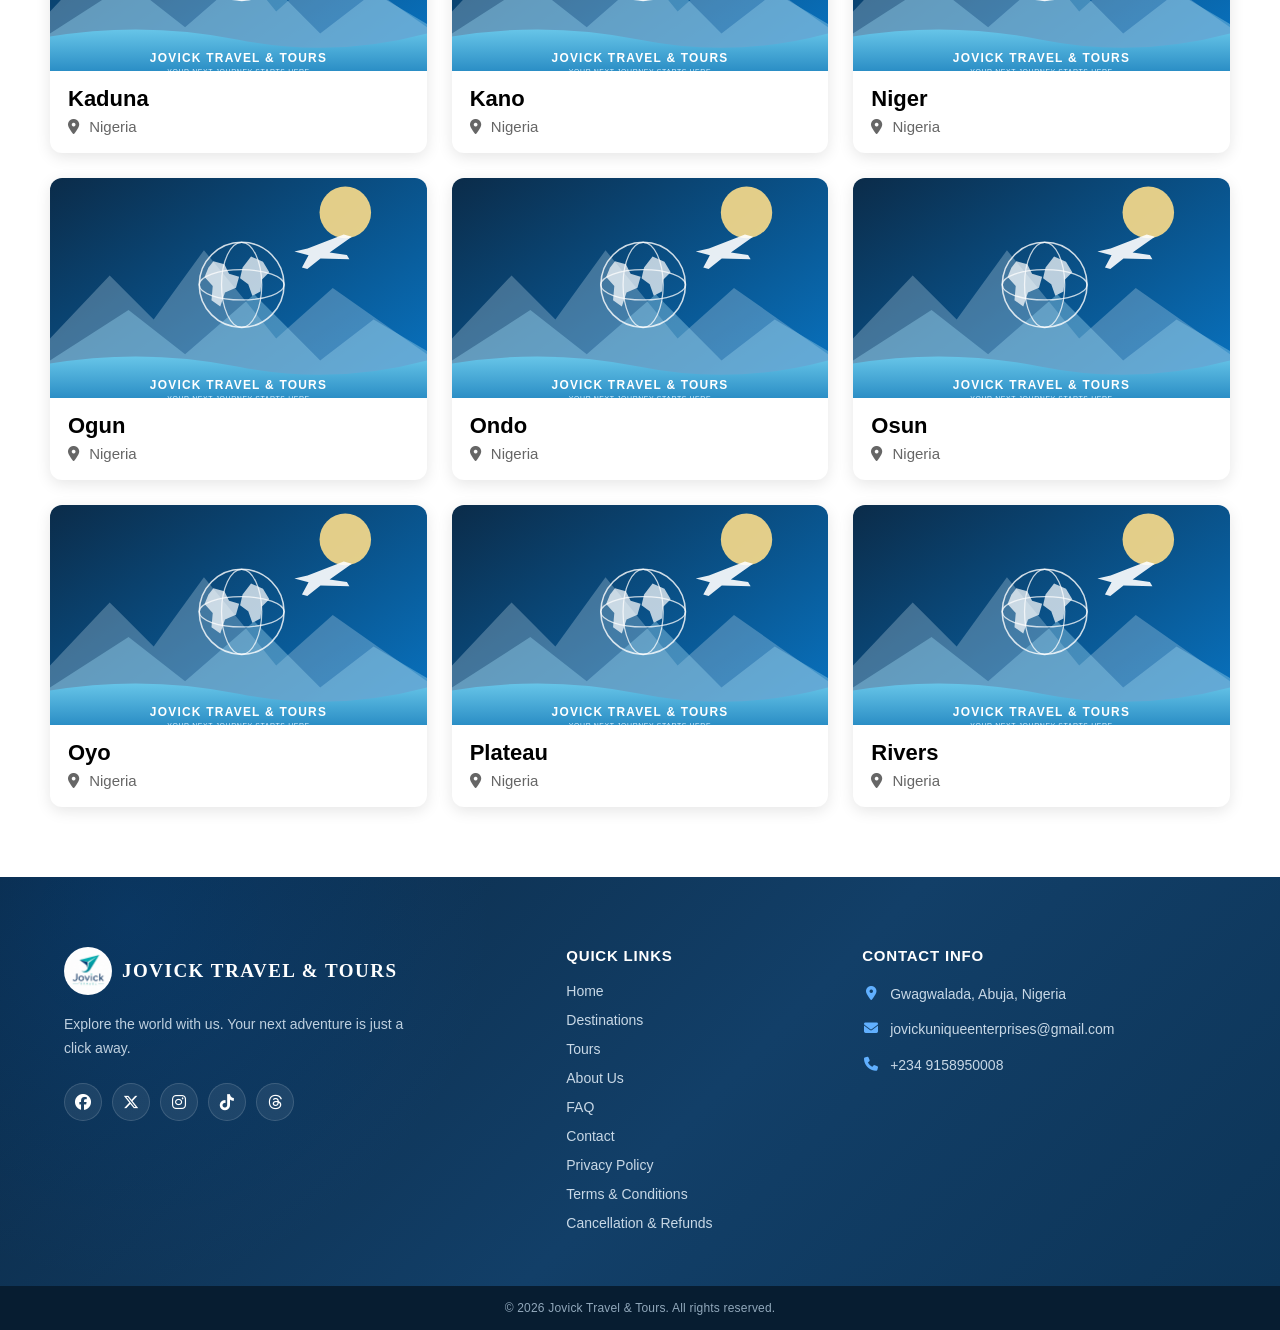
<file: destination-details.html>
<!doctype html>
<html lang="en">
  <head>
    <meta charset="UTF-8" />
    <meta
      name="description"
      content="Discover destination highlights and places to visit with Jovick Travel & Tours. Contact us to confirm available tours, prices and travel arrangements."
    />

    <meta name="viewport" content="width=device-width, initial-scale=1.0" />

    <title>Destination Details | Jovick Travel &amp; Tours</title>

    <link
      rel="stylesheet"
      href="https://cdnjs.cloudflare.com/ajax/libs/font-awesome/6.7.2/css/all.min.css"
    />

    <link rel="stylesheet" href="styles/main.css" />
    <link rel="stylesheet" href="styles/header.css" />
    <link rel="stylesheet" href="styles/footer.css" />
    <link rel="stylesheet" href="styles/destination-details.css" />
    <link rel="stylesheet" href="styles/mediaquery.css" />

    <link rel="icon" href="images/Jovick-logo.jpg" type="image/jpeg" />
  </head>

  <body>
    <!-- ================================
       HEADER
       ================================ -->

    <div id="site-header"></div>

    <a
      class="page-back-link"
      href="destinations.html"
      aria-label="Back to destinations"
      title="Back to destinations"
      ><i class="fa-solid fa-arrow-left" aria-hidden="true"></i
    ></a>

    <!-- ================================
       DESTINATION HERO
       ================================ -->

    <section class="destination-details-hero" id="destinationHero">
      <div class="destination-hero-overlay">
        <p id="destinationCountry"></p>

        <h1 id="destinationName">Destination</h1>

        <p id="destinationTagline"></p>
      </div>
    </section>

    <!-- ================================
       DESTINATION INFORMATION
       ================================ -->

    <main>
      <section class="destination-details-section">
        <div class="destination-details-content">
          <!-- ABOUT -->

          <article class="destination-about">
            <span class="destination-section-label"> Discover </span>

            <h2 id="aboutTitle">About this destination</h2>

            <p id="destinationDescription"></p>
          </article>

          <!-- PLACES TO VISIT -->

          <article class="places-to-visit">
            <span class="destination-section-label"> Explore </span>

            <h2>Nice Places to Visit</h2>

            <div class="places-grid" id="placesGrid"></div>
          </article>

          <!-- TRAVEL EXPERIENCE -->

          <article class="destination-experience">
            <span class="destination-section-label"> Experience </span>

            <h2>Why Visit <span id="experienceName"></span>?</h2>

            <p id="experienceText"></p>
          </article>

          <!-- CTA -->

          <article class="destination-booking-card">
            <div>
              <span class="destination-section-label"> Ready to travel? </span>

              <h2>Explore this destination with us</h2>

              <p>View our available tour and continue to the booking page.</p>
            </div>

            <div class="destination-actions">
              <a href="destinations.html" class="back-destinations">
                <i class="fa-solid fa-arrow-left"></i>
                Destinations
              </a>

              <a href="#" id="viewTourButton" class="view-destination-tour">
                View Tour &amp; Book Now
                <i class="fa-solid fa-arrow-right"></i>
              </a>
            </div>
          </article>
        </div>
      </section>
    </main>

    <!-- ================================
       FOOTER
       ================================ -->

    <div id="site-footer"></div>

    <!-- ================================
       JAVASCRIPT
       ================================ -->

    <script src="scripts/main.js"></script>

    <script src="scripts/destination-details.js"></script>
  </body>
</html>
</file>
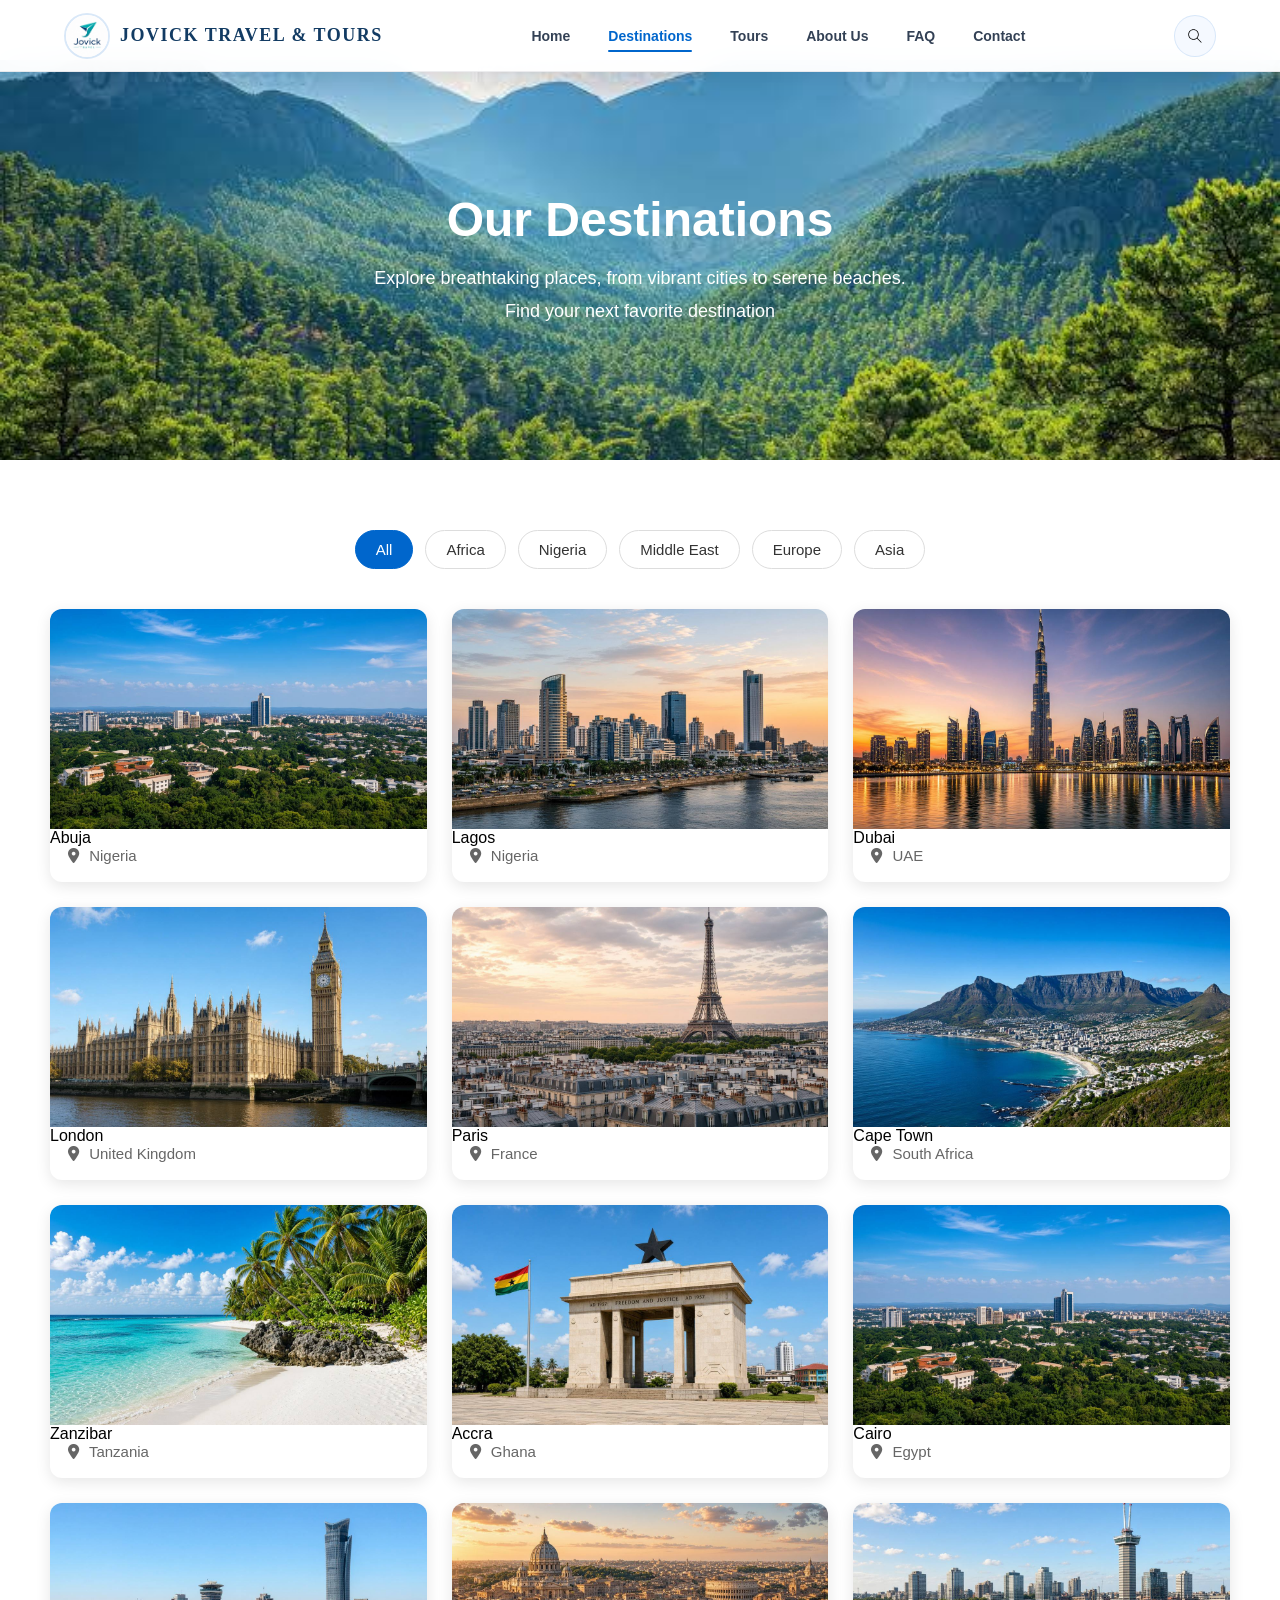
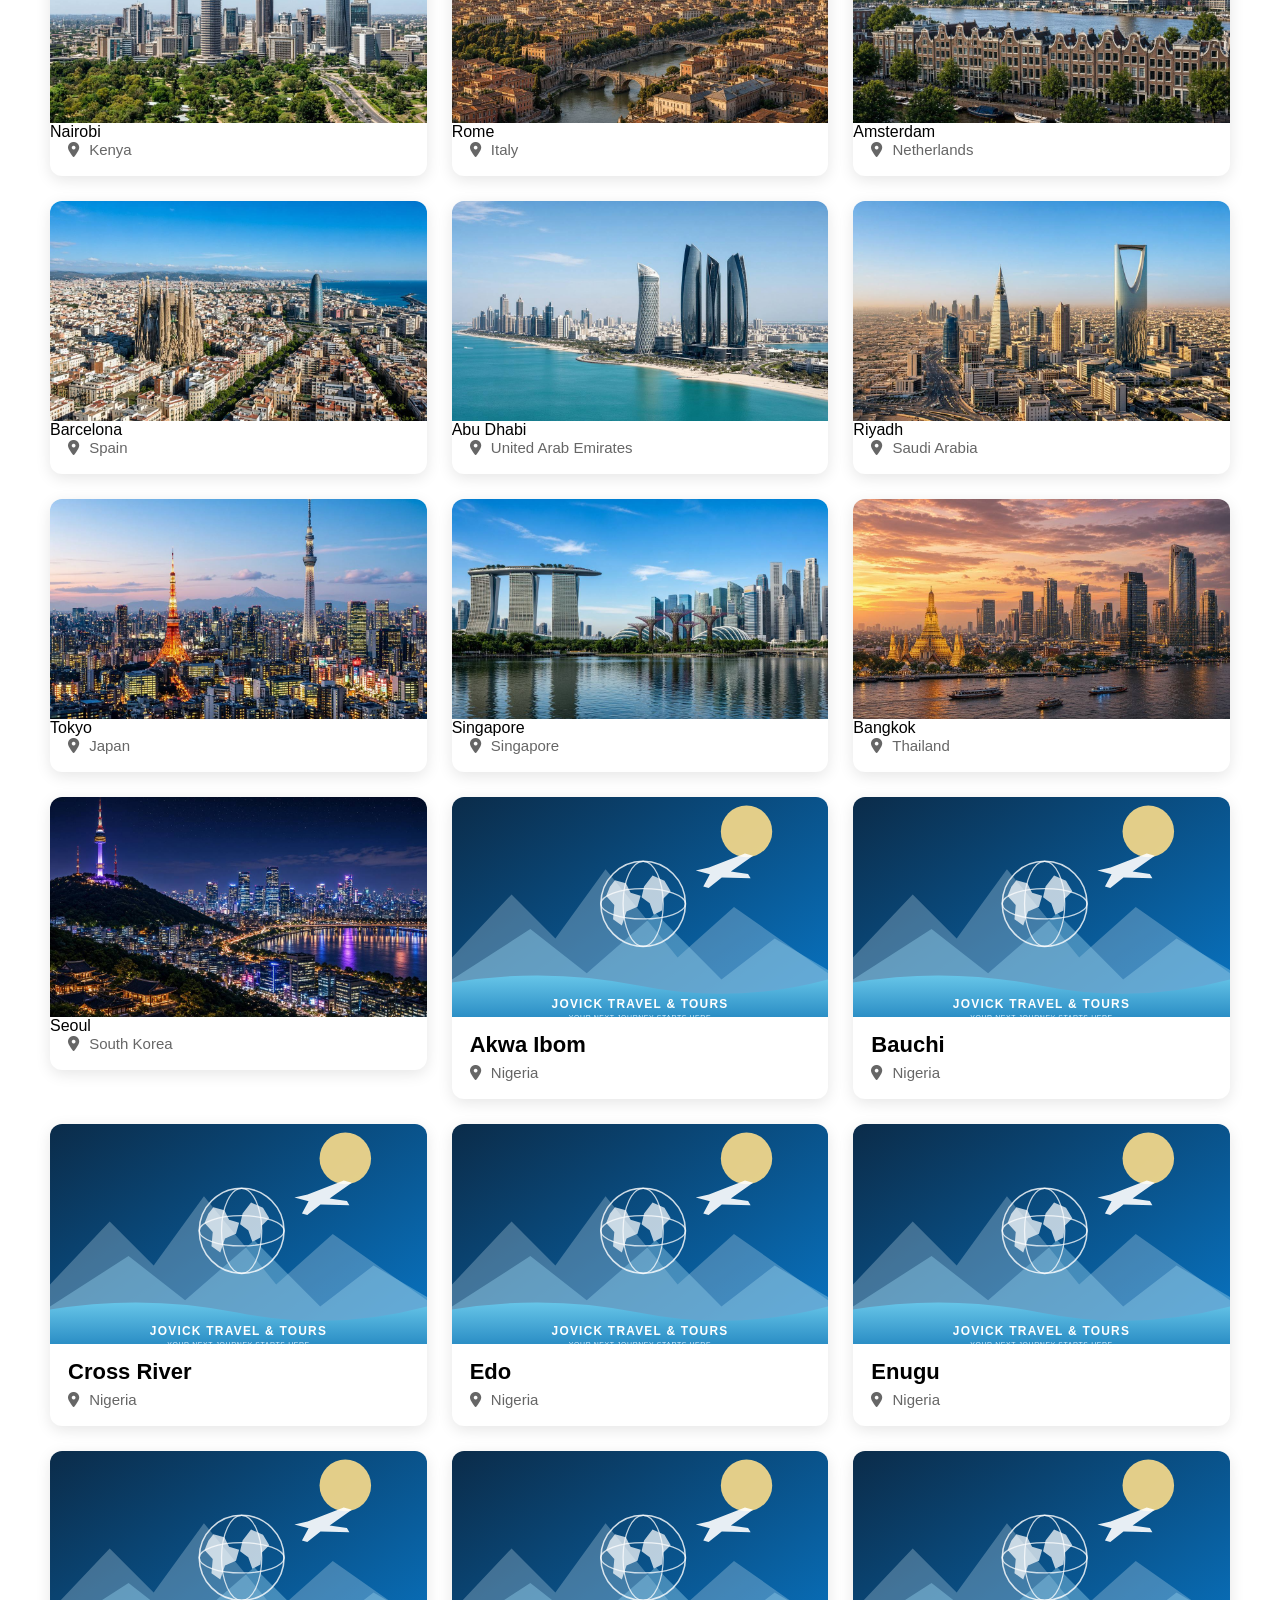
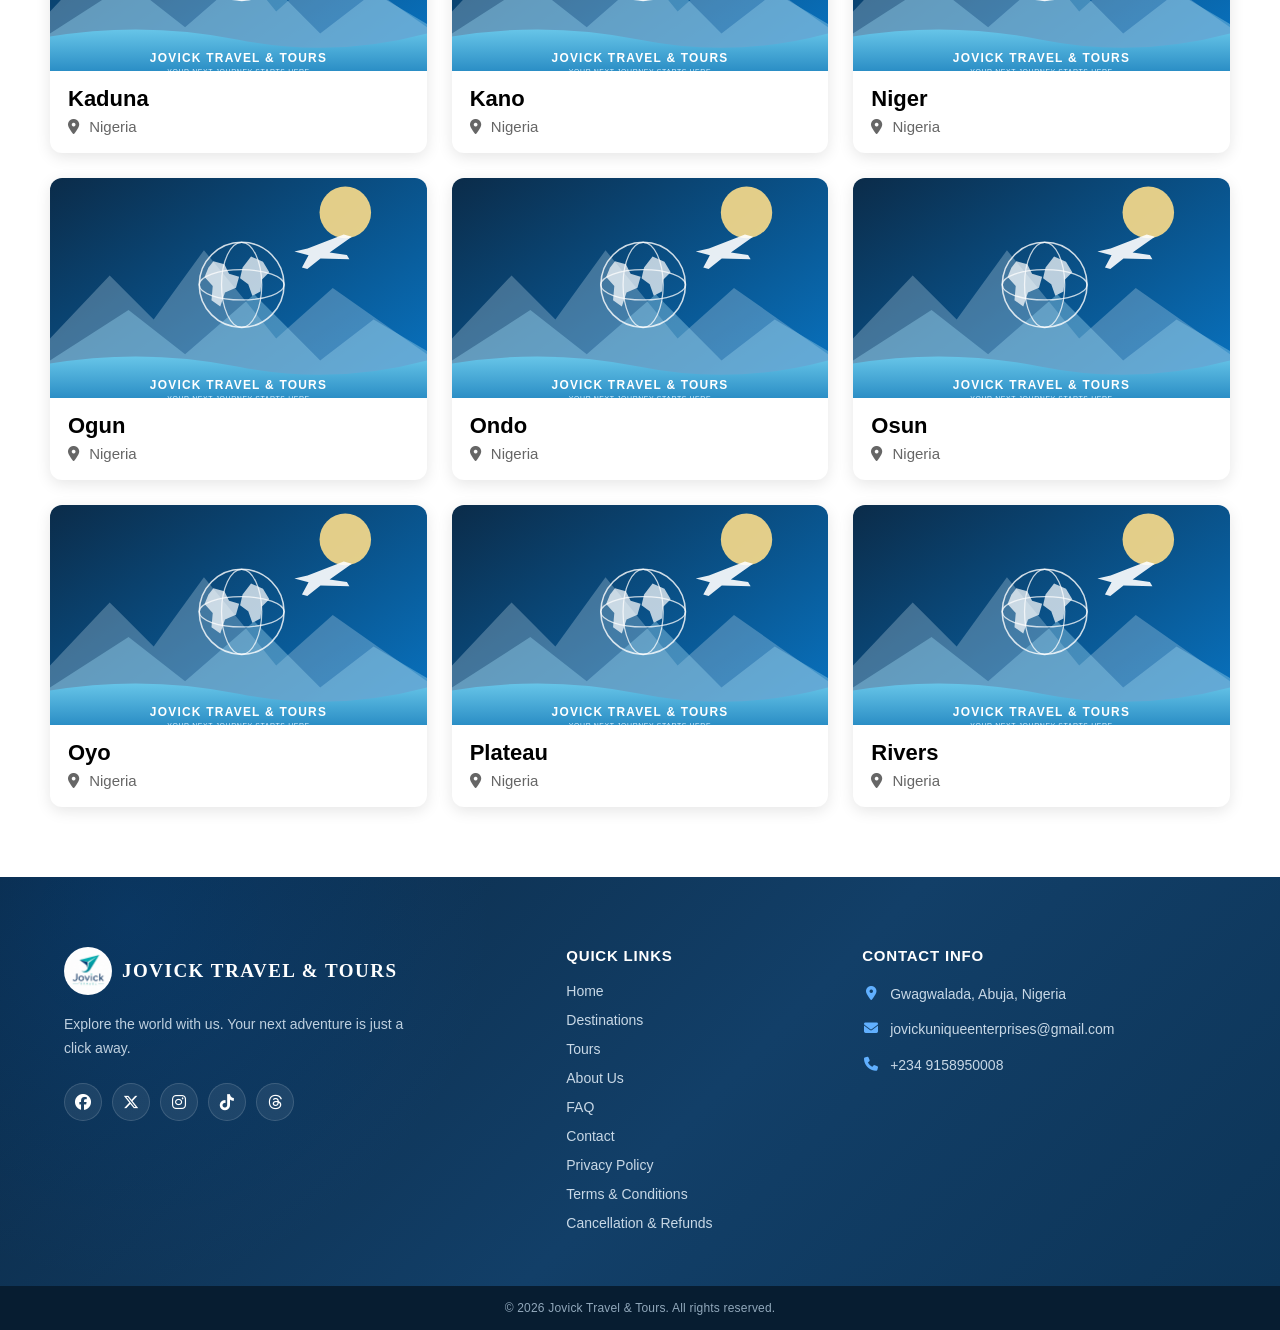
<file: destinations.html>
<!DOCTYPE html>
<html lang="en">

<head>
  <meta charset="UTF-8">
  <meta name="description" content="Explore destinations across Africa, Europe, the Middle East and Asia with Jovick Travel & Tours. Browse places and ask about available travel packages.">
  <meta name="viewport" content="width=device-width, initial-scale=1.0">

  <title>Destinations | Jovick Travel &amp; Tours</title>

  <link
    rel="stylesheet"
    href="https://cdnjs.cloudflare.com/ajax/libs/font-awesome/6.7.2/css/all.min.css"
  >

  <link rel="stylesheet" href="styles/main.css">
  <link rel="stylesheet" href="styles/header.css">
  <link rel="stylesheet" href="styles/footer.css">
  <link rel="stylesheet" href="styles/destinations.css">
  <link rel="stylesheet" href="styles/mediaquery.css">
  <link rel="icon" href="images/Jovick-logo.jpg" type="image/jpeg">
</head>

<body>

  <!-- ================================
       HEADER
       ================================ -->

      <div id="site-header"></div>


  <!-- ================================
       DESTINATIONS HERO
       ================================ -->

  <section class="destinations-sec-1">

    <h2>Our Destinations</h2>

    <p>
      Explore breathtaking places, from vibrant cities to serene beaches.
    </p>

    <p>
      Find your next favorite destination
    </p>

  </section>


  <!-- ================================
       DESTINATIONS
       ================================ -->

  <main>

    <section class="destinations-sec-2">

      <!-- CATEGORY FILTERS -->

      <div
        class="destinations-sec-2-nav"
        id="destinationFilters"
      >

        <button
          type="button"
          class="destination-filter active"
          data-category="all"
        >
          All
        </button>

        <button
          type="button"
          class="destination-filter"
          data-category="africa"
        >
          Africa
        </button>

        <button
          type="button"
          class="destination-filter"
          data-category="nigeria"
        >
          Nigeria
        </button>

        <button
          type="button"
          class="destination-filter"
          data-category="middle-east"
        >
          Middle East
        </button>

        <button
          type="button"
          class="destination-filter"
          data-category="europe"
        >
          Europe
        </button>

        <button
          type="button"
          class="destination-filter"
          data-category="asia"
        >
          Asia
        </button>

      </div>


      <!-- DESTINATION GRID -->

      <div
        class="destinations-grid-sec"
        id="destinationGrid"
      >


        <!-- Abuja -->

        <a
          href="destination-details.html?place=abuja"
          class="destination-card-link"
        >

          <article
            class="article-card"
            data-category="nigeria"
          >

            <img
              class="location-img"
              src="images/Abuja 2.jpg"
              alt="Abuja"
             loading="lazy"

            <h3>Abuja</h3>

            <p>
              <i class="fa-solid fa-location-dot"></i>
              Nigeria
            </p>

          </article>

        </a>


        <!-- Lagos -->

        <a
          href="destination-details.html?place=lagos"
          class="destination-card-link"
        >

          <article
            class="article-card"
            data-category="nigeria"
          >

            <img
              class="location-img"
              src="images/Lagos 1.jpg"
              alt="Lagos"
             loading="lazy"

            <h3>Lagos</h3>

            <p>
              <i class="fa-solid fa-location-dot"></i>
              Nigeria
            </p>

          </article>

        </a>


        <!-- Dubai -->

        <a
          href="destination-details.html?place=dubai"
          class="destination-card-link"
        >

          <article
            class="article-card"
            data-category="middle-east"
          >

            <img
              class="location-img"
              src="images/Dubai 2.jpg"
              alt="Dubai"
             loading="lazy"

            <h3>Dubai</h3>

            <p>
              <i class="fa-solid fa-location-dot"></i>
              UAE
            </p>

          </article>

        </a>


        <!-- London -->

        <a
          href="destination-details.html?place=london"
          class="destination-card-link"
        >

          <article
            class="article-card"
            data-category="europe"
          >

            <img
              class="location-img"
              src="images/London 2.jpg"
              alt="London"
             loading="lazy"

            <h3>London</h3>

            <p>
              <i class="fa-solid fa-location-dot"></i>
              United Kingdom
            </p>

          </article>

        </a>


        <!-- Paris -->

        <a
          href="destination-details.html?place=paris"
          class="destination-card-link"
        >

          <article
            class="article-card"
            data-category="europe"
          >

            <img
              class="location-img"
              src="images/Paris 1.jpg"
              alt="Paris"
             loading="lazy"

            <h3>Paris</h3>

            <p>
              <i class="fa-solid fa-location-dot"></i>
              France
            </p>

          </article>

        </a>


        <!-- Cape Town -->

        <a
          href="destination-details.html?place=cape-town"
          class="destination-card-link"
        >

          <article
            class="article-card"
            data-category="africa"
          >

            <img
              class="location-img"
              src="images/Cape Town 1.jpg"
              alt="Cape Town"
             loading="lazy"

            <h3>Cape Town</h3>

            <p>
              <i class="fa-solid fa-location-dot"></i>
              South Africa
            </p>

          </article>

        </a>


        <!-- Zanzibar -->

        <a
          href="destination-details.html?place=zanzibar"
          class="destination-card-link"
        >

          <article
            class="article-card"
            data-category="africa"
          >

            <img
              class="location-img"
              src="images/Tanzania 1.jpg"
              alt="Zanzibar"
             loading="lazy"

            <h3>Zanzibar</h3>

            <p>
              <i class="fa-solid fa-location-dot"></i>
              Tanzania
            </p>

          </article>

        </a>


        <!-- Accra -->

        <a
          href="destination-details.html?place=accra"
          class="destination-card-link"
        >

          <article
            class="article-card"
            data-category="africa"
          >

            <img
              class="location-img"
              src="images/Ghana 1.jpg"
              alt="Accra"
             loading="lazy"

            <h3>Accra</h3>

            <p>
              <i class="fa-solid fa-location-dot"></i>
              Ghana
            </p>

          </article>

        </a>


        <!-- Cairo -->

        <a
          href="destination-details.html?place=cairo"
          class="destination-card-link"
        >

          <article
            class="article-card"
            data-category="africa"
          >

            <img
              class="location-img"
              src="images/Abuja 2.jpg"
              alt="Cairo"
             loading="lazy"

            <h3>Cairo</h3>

            <p>
              <i class="fa-solid fa-location-dot"></i>
              Egypt
            </p>

          </article>

        </a>


        <!-- Nairobi -->

        <a
          href="destination-details.html?place=nairobi"
          class="destination-card-link"
        >

          <article
            class="article-card"
            data-category="africa"
          >

            <img
              class="location-img"
              src="images/Nairobi, Kenya.jpg"
              alt="Nairobi"
             loading="lazy"

            <h3>Nairobi</h3>

            <p>
              <i class="fa-solid fa-location-dot"></i>
              Kenya
            </p>

          </article>

        </a>


        <!-- Rome -->

        <a
          href="destination-details.html?place=rome"
          class="destination-card-link"
        >

          <article
            class="article-card"
            data-category="europe"
          >

            <img
              class="location-img"
              src="images/Rome, Italy.jpg"
              alt="Rome"
             loading="lazy"

            <h3>Rome</h3>

            <p>
              <i class="fa-solid fa-location-dot"></i>
              Italy
            </p>

          </article>

        </a>


        <!-- Amsterdam -->

        <a
          href="destination-details.html?place=amsterdam"
          class="destination-card-link"
        >

          <article
            class="article-card"
            data-category="europe"
          >

            <img
              class="location-img"
              src="images/Amsterdam, Netherlands.jpg"
              alt="Amsterdam"
             loading="lazy"

            <h3>Amsterdam</h3>

            <p>
              <i class="fa-solid fa-location-dot"></i>
              Netherlands
            </p>

          </article>

        </a>


        <!-- Barcelona -->

        <a
          href="destination-details.html?place=barcelona"
          class="destination-card-link"
        >

          <article
            class="article-card"
            data-category="europe"
          >

            <img
              class="location-img"
              src="images/Barcelona, Spain.jpg"
              alt="Barcelona"
             loading="lazy"

            <h3>Barcelona</h3>

            <p>
              <i class="fa-solid fa-location-dot"></i>
              Spain
            </p>

          </article>

        </a>


        <!-- Abu Dhabi -->

        <a
          href="destination-details.html?place=abu-dhabi"
          class="destination-card-link"
        >

          <article
            class="article-card"
            data-category="middle-east"
          >

            <img
              class="location-img"
              src="images/Abu Dhabi, United Arab Emirates.jpg"
              alt="Abu Dhabi"
             loading="lazy"

            <h3>Abu Dhabi</h3>

            <p>
              <i class="fa-solid fa-location-dot"></i>
              United Arab Emirates
            </p>

          </article>

        </a>


        <!-- Riyadh -->

        <a
          href="destination-details.html?place=riyadh"
          class="destination-card-link"
        >

          <article
            class="article-card"
            data-category="middle-east"
          >

            <img
              class="location-img"
              src="images/Riyadh, Saudi Arabia.jpg"
              alt="Riyadh"
             loading="lazy"

            <h3>Riyadh</h3>

            <p>
              <i class="fa-solid fa-location-dot"></i>
              Saudi Arabia
            </p>

          </article>

        </a>


        <!-- Tokyo -->

        <a
          href="destination-details.html?place=tokyo"
          class="destination-card-link"
        >

          <article
            class="article-card"
            data-category="asia"
          >

            <img
              class="location-img"
              src="images/Tokyo, Japan.jpg"
              alt="Tokyo"
             loading="lazy"

            <h3>Tokyo</h3>

            <p>
              <i class="fa-solid fa-location-dot"></i>
              Japan
            </p>

          </article>

        </a>


        <!-- Singapore -->

        <a
          href="destination-details.html?place=singapore"
          class="destination-card-link"
        >

          <article
            class="article-card"
            data-category="asia"
          >

            <img
              class="location-img"
              src="images/Singapore.jpg"
              alt="Singapore"
             loading="lazy"

            <h3>Singapore</h3>

            <p>
              <i class="fa-solid fa-location-dot"></i>
              Singapore
            </p>

          </article>

        </a>


        <!-- Bangkok -->

        <a
          href="destination-details.html?place=bangkok"
          class="destination-card-link"
        >

          <article
            class="article-card"
            data-category="asia"
          >

            <img
              class="location-img"
              src="images/Bangkok, Thailand.jpg"
              alt="Bangkok"
             loading="lazy"

            <h3>Bangkok</h3>

            <p>
              <i class="fa-solid fa-location-dot"></i>
              Thailand
            </p>

          </article>

        </a>


        <!-- Seoul -->

        <a
          href="destination-details.html?place=seoul"
          class="destination-card-link"
        >

          <article
            class="article-card"
            data-category="asia"
          >

            <img
              class="location-img"
              src="images/Seoul, South Korea.jpg"
              alt="Seoul"
             loading="lazy"

            <h3>Seoul</h3>

            <p>
              <i class="fa-solid fa-location-dot"></i>
              South Korea
            </p>

          </article>

        </a>


        

        

        <!-- Akwa Ibom State, Nigeria -->
        <a href="destination-details.html?place=akwa-ibom" class="destination-card-link">
          <article class="article-card" data-category="nigeria">
            <img class="location-img" src="images/destination-placeholder.svg" alt="Akwa Ibom State, Nigeria" loading="lazy">
            <h3>Akwa Ibom</h3>
            <p><i class="fa-solid fa-location-dot"></i> Nigeria</p>
          </article>
        </a>

        

        <!-- Bauchi State, Nigeria -->
        <a href="destination-details.html?place=bauchi" class="destination-card-link">
          <article class="article-card" data-category="nigeria">
            <img class="location-img" src="images/destination-placeholder.svg" alt="Bauchi State, Nigeria" loading="lazy">
            <h3>Bauchi</h3>
            <p><i class="fa-solid fa-location-dot"></i> Nigeria</p>
          </article>
        </a>

        

        

        

        <!-- Cross River State, Nigeria -->
        <a href="destination-details.html?place=cross-river" class="destination-card-link">
          <article class="article-card" data-category="nigeria">
            <img class="location-img" src="images/destination-placeholder.svg" alt="Cross River State, Nigeria" loading="lazy">
            <h3>Cross River</h3>
            <p><i class="fa-solid fa-location-dot"></i> Nigeria</p>
          </article>
        </a>

        

        

        <!-- Edo State, Nigeria -->
        <a href="destination-details.html?place=edo" class="destination-card-link">
          <article class="article-card" data-category="nigeria">
            <img class="location-img" src="images/destination-placeholder.svg" alt="Edo State, Nigeria" loading="lazy">
            <h3>Edo</h3>
            <p><i class="fa-solid fa-location-dot"></i> Nigeria</p>
          </article>
        </a>

        

        <!-- Enugu State, Nigeria -->
        <a href="destination-details.html?place=enugu" class="destination-card-link">
          <article class="article-card" data-category="nigeria">
            <img class="location-img" src="images/destination-placeholder.svg" alt="Enugu State, Nigeria" loading="lazy">
            <h3>Enugu</h3>
            <p><i class="fa-solid fa-location-dot"></i> Nigeria</p>
          </article>
        </a>

        

        

        

        <!-- Kaduna State, Nigeria -->
        <a href="destination-details.html?place=kaduna" class="destination-card-link">
          <article class="article-card" data-category="nigeria">
            <img class="location-img" src="images/destination-placeholder.svg" alt="Kaduna State, Nigeria" loading="lazy">
            <h3>Kaduna</h3>
            <p><i class="fa-solid fa-location-dot"></i> Nigeria</p>
          </article>
        </a>

        <!-- Kano State, Nigeria -->
        <a href="destination-details.html?place=kano" class="destination-card-link">
          <article class="article-card" data-category="nigeria">
            <img class="location-img" src="images/destination-placeholder.svg" alt="Kano State, Nigeria" loading="lazy">
            <h3>Kano</h3>
            <p><i class="fa-solid fa-location-dot"></i> Nigeria</p>
          </article>
        </a>

        

        

        

        

        

        <!-- Niger State, Nigeria -->
        <a href="destination-details.html?place=niger" class="destination-card-link">
          <article class="article-card" data-category="nigeria">
            <img class="location-img" src="images/destination-placeholder.svg" alt="Niger State, Nigeria" loading="lazy">
            <h3>Niger</h3>
            <p><i class="fa-solid fa-location-dot"></i> Nigeria</p>
          </article>
        </a>

        <!-- Ogun State, Nigeria -->
        <a href="destination-details.html?place=ogun" class="destination-card-link">
          <article class="article-card" data-category="nigeria">
            <img class="location-img" src="images/destination-placeholder.svg" alt="Ogun State, Nigeria" loading="lazy">
            <h3>Ogun</h3>
            <p><i class="fa-solid fa-location-dot"></i> Nigeria</p>
          </article>
        </a>

        <!-- Ondo State, Nigeria -->
        <a href="destination-details.html?place=ondo" class="destination-card-link">
          <article class="article-card" data-category="nigeria">
            <img class="location-img" src="images/destination-placeholder.svg" alt="Ondo State, Nigeria" loading="lazy">
            <h3>Ondo</h3>
            <p><i class="fa-solid fa-location-dot"></i> Nigeria</p>
          </article>
        </a>

        <!-- Osun State, Nigeria -->
        <a href="destination-details.html?place=osun" class="destination-card-link">
          <article class="article-card" data-category="nigeria">
            <img class="location-img" src="images/destination-placeholder.svg" alt="Osun State, Nigeria" loading="lazy">
            <h3>Osun</h3>
            <p><i class="fa-solid fa-location-dot"></i> Nigeria</p>
          </article>
        </a>

        <!-- Oyo State, Nigeria -->
        <a href="destination-details.html?place=oyo" class="destination-card-link">
          <article class="article-card" data-category="nigeria">
            <img class="location-img" src="images/destination-placeholder.svg" alt="Oyo State, Nigeria" loading="lazy">
            <h3>Oyo</h3>
            <p><i class="fa-solid fa-location-dot"></i> Nigeria</p>
          </article>
        </a>

        <!-- Plateau State, Nigeria -->
        <a href="destination-details.html?place=plateau" class="destination-card-link">
          <article class="article-card" data-category="nigeria">
            <img class="location-img" src="images/destination-placeholder.svg" alt="Plateau State, Nigeria" loading="lazy">
            <h3>Plateau</h3>
            <p><i class="fa-solid fa-location-dot"></i> Nigeria</p>
          </article>
        </a>

        <!-- Rivers State, Nigeria -->
        <a href="destination-details.html?place=rivers" class="destination-card-link">
          <article class="article-card" data-category="nigeria">
            <img class="location-img" src="images/destination-placeholder.svg" alt="Rivers State, Nigeria" loading="lazy">
            <h3>Rivers</h3>
            <p><i class="fa-solid fa-location-dot"></i> Nigeria</p>
          </article>
        </a>

        

        

        

        

      </div>

    </section>

  </main>


  <!-- ================================
       FOOTER
       ================================ -->

      <div id="site-footer"></div>


  <!-- ================================
       JAVASCRIPT
       ================================ -->

  <script src="scripts/main.js"></script>
  <script src="scripts/destinations.js"></script>

</body>

</html>
</file>
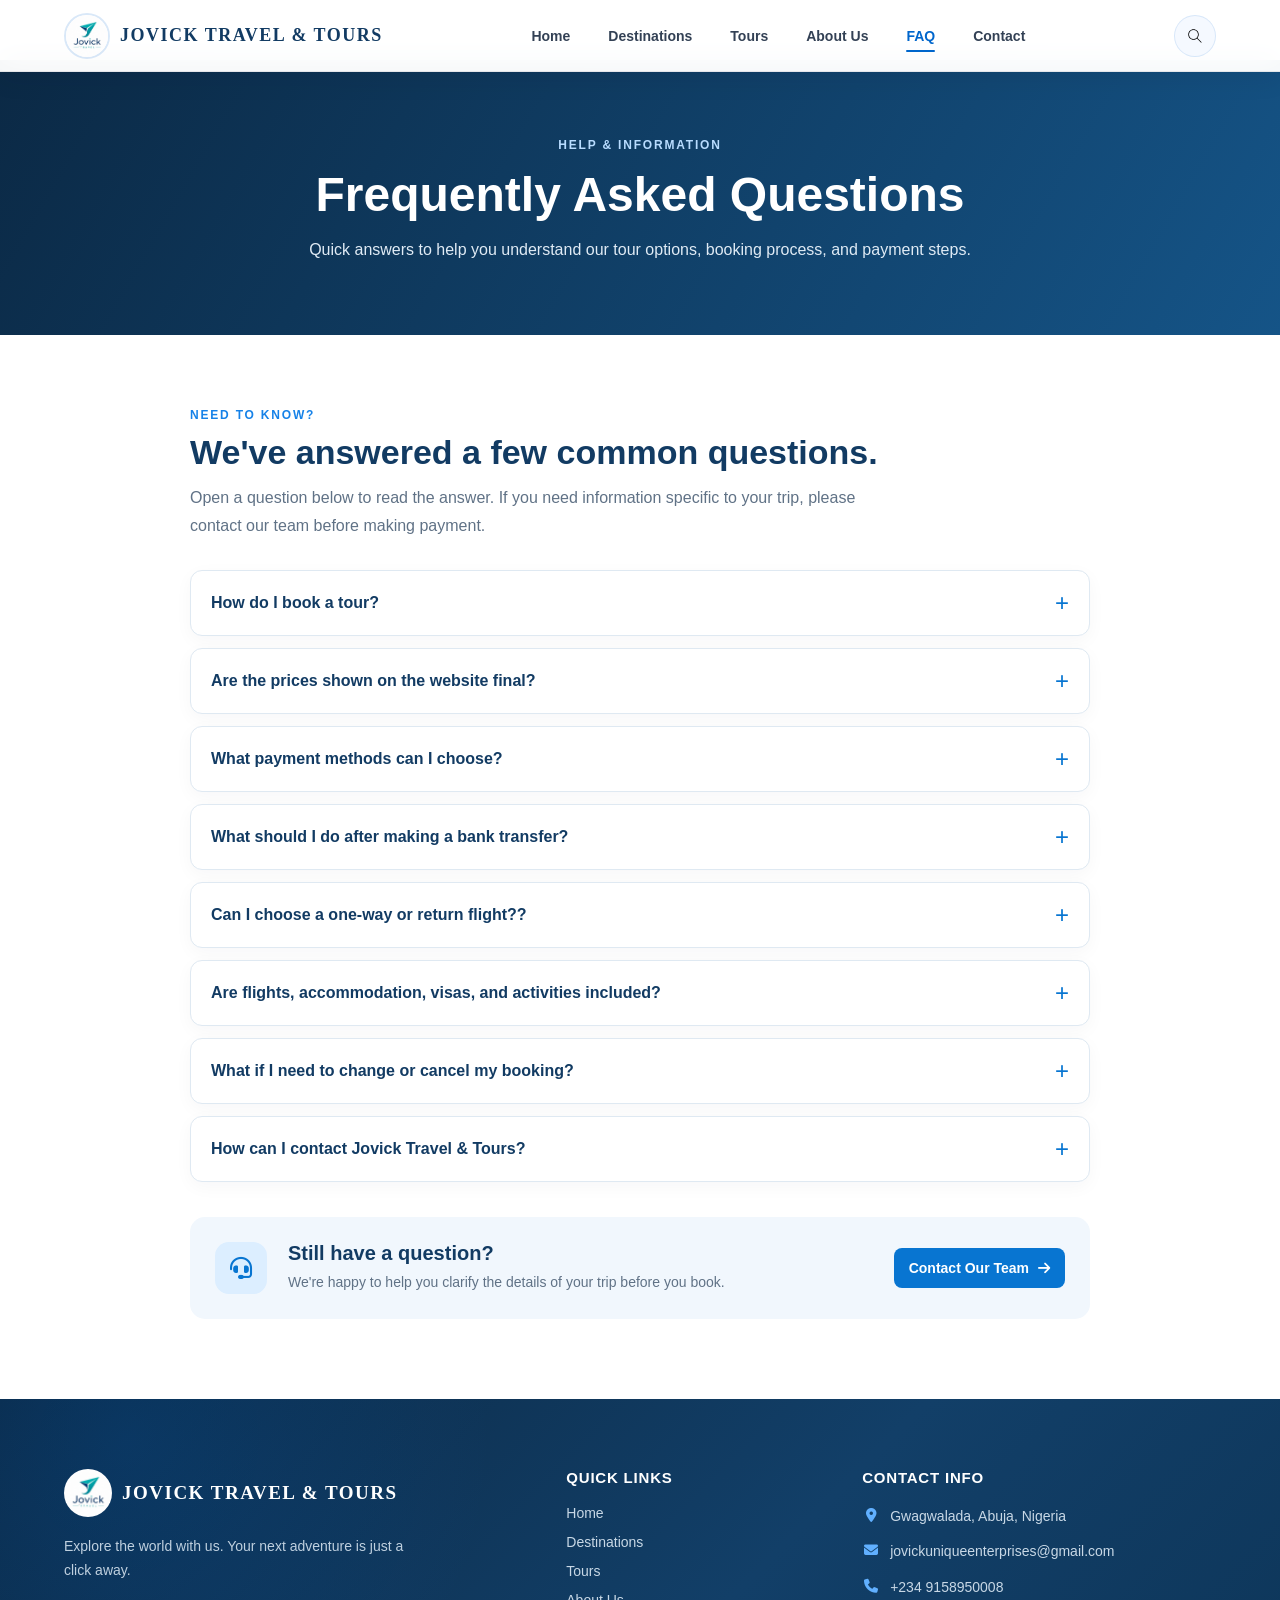
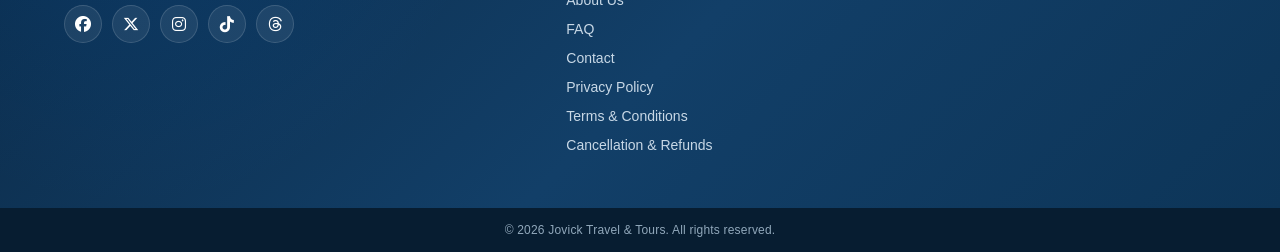
<file: faq.html>
<!doctype html>
<html lang="en">
  <head>
    <meta charset="UTF-8" />
    <meta name="viewport" content="width=device-width, initial-scale=1.0" />
    <meta
      name="description"
      content="Find answers to common questions about Jovick Travel & Tours bookings, payments, flights, and travel enquiries."
    />
    <title>Frequently Asked Questions | Jovick Travel & Tours</title>
    <link
      rel="stylesheet"
      href="https://cdnjs.cloudflare.com/ajax/libs/font-awesome/6.7.2/css/all.min.css"
    />
    <link rel="stylesheet" href="styles/main.css" />
    <link rel="stylesheet" href="styles/header.css" />
    <link rel="stylesheet" href="styles/footer.css" />
    <link rel="stylesheet" href="styles/mediaquery.css" />
    <link rel="stylesheet" href="styles/faq.css" />
    <link rel="icon" href="images/Jovick-logo.jpg" type="image/jpeg" />
  </head>
  <body>
    <div id="site-header"></div>
    <main>
      <section class="faq-hero">
        <span class="faq-eyebrow">HELP &amp; INFORMATION</span>
        <h1>Frequently Asked Questions</h1>
        <p>
          Quick answers to help you understand our tour options, booking
          process, and payment steps.
        </p>
      </section>

      <section class="faq-content">
        <div class="faq-intro">
          <span class="faq-section-label">NEED TO KNOW?</span>
          <h2>We've answered a few common questions.</h2>
          <p>
            Open a question below to read the answer. If you need information
            specific to your trip, please contact our team before making
            payment.
          </p>
        </div>

        <div class="faq-list">
          <details class="faq-item">
            <summary>How do I book a tour?</summary>
            <div class="faq-answer">
              <p>
                Browse the <a href="tours.html">Tours</a> page, select the tour
                you are interested in, and complete the booking details
                requested. Review your information and the package details
                carefully before proceeding.
              </p>
            </div>
          </details>
          <details class="faq-item">
            <summary>Are the prices shown on the website final?</summary>
            <div class="faq-answer">
              <p>
                Prices shown are estimates and may need confirmation before a
                booking is finalised. Contact us to confirm the current package
                price, what is included, travel dates, and any additional costs
                that may apply.
              </p>
            </div>
          </details>
          <details class="faq-item">
            <summary>What payment methods can I choose?</summary>
            <div class="faq-answer">
              <p>
                Bank transfer is currently the available payment method on this
                website. Card checkout is not active yet, so do not enter card
                details here. Confirm the final amount and package details with
                our team before transferring.
              </p>
            </div>
          </details>
          <details class="faq-item">
            <summary>What should I do after making a bank transfer?</summary>
            <div class="faq-answer">
              <p>
                Return to the payment page and click “I have made a payment” to
                notify us. This button reports that you say you have paid; it
                does not verify the transfer or automatically confirm your
                booking. Your payment must be checked separately.
              </p>
            </div>
          </details>
          <details class="faq-item">
            <summary>Can I choose a one-way or return flight??</summary>
            <div class="faq-answer">
              <p>
                Where the booking form offers the choice, you can select a
                return flight or a one-way flight. A one-way selection covers
                the outbound journey only, so you must arrange your return
                journey separately. Confirm flight inclusions with us before
                paying.
              </p>
            </div>
          </details>
          <details class="faq-item">
            <summary>
              Are flights, accommodation, visas, and activities included?
            </summary>
            <div class="faq-answer">
              <p>
                Inclusions can vary by tour package. Do not assume that flights,
                accommodation, visa fees, meals, transfers, or activities are
                included unless the specific package confirms them. Ask us to
                clarify the inclusions and any exclusions before booking.
              </p>
            </div>
          </details>
          <details class="faq-item">
            <summary>What if I need to change or cancel my booking?</summary>
            <div class="faq-answer">
              <p>
                Contact us as soon as possible. Change, cancellation, and refund
                terms can depend on the package and suppliers involved, so ask
                for the applicable terms before confirming your booking or
                making payment.
              </p>
            </div>
          </details>
          <details class="faq-item">
            <summary>How can I contact Jovick Travel &amp; Tours?</summary>
            <div class="faq-answer">
              <p>
                Visit our <a href="contact.html">Contact</a> page to send an
                enquiry, email us, call, or use the WhatsApp option listed
                there. You can also read our
                <a href="terms.html">booking terms</a> and
                <a href="cancellation-refunds.html"
                  >cancellation and refund policy</a
                >.
              </p>
            </div>
          </details>
        </div>

        <div class="faq-contact-card">
          <div class="faq-contact-icon">
            <i class="fa-solid fa-headset"></i>
          </div>
          <div>
            <h2>Still have a question?</h2>
            <p>
              We're happy to help you clarify the details of your trip before
              you book.
            </p>
          </div>
          <a href="contact.html"
            >Contact Our Team <i class="fa-solid fa-arrow-right"></i
          ></a>
        </div>
      </section>
    </main>
    <div id="site-footer"></div>
    <script src="scripts/main.js"></script>
  </body>
</html>
</file>
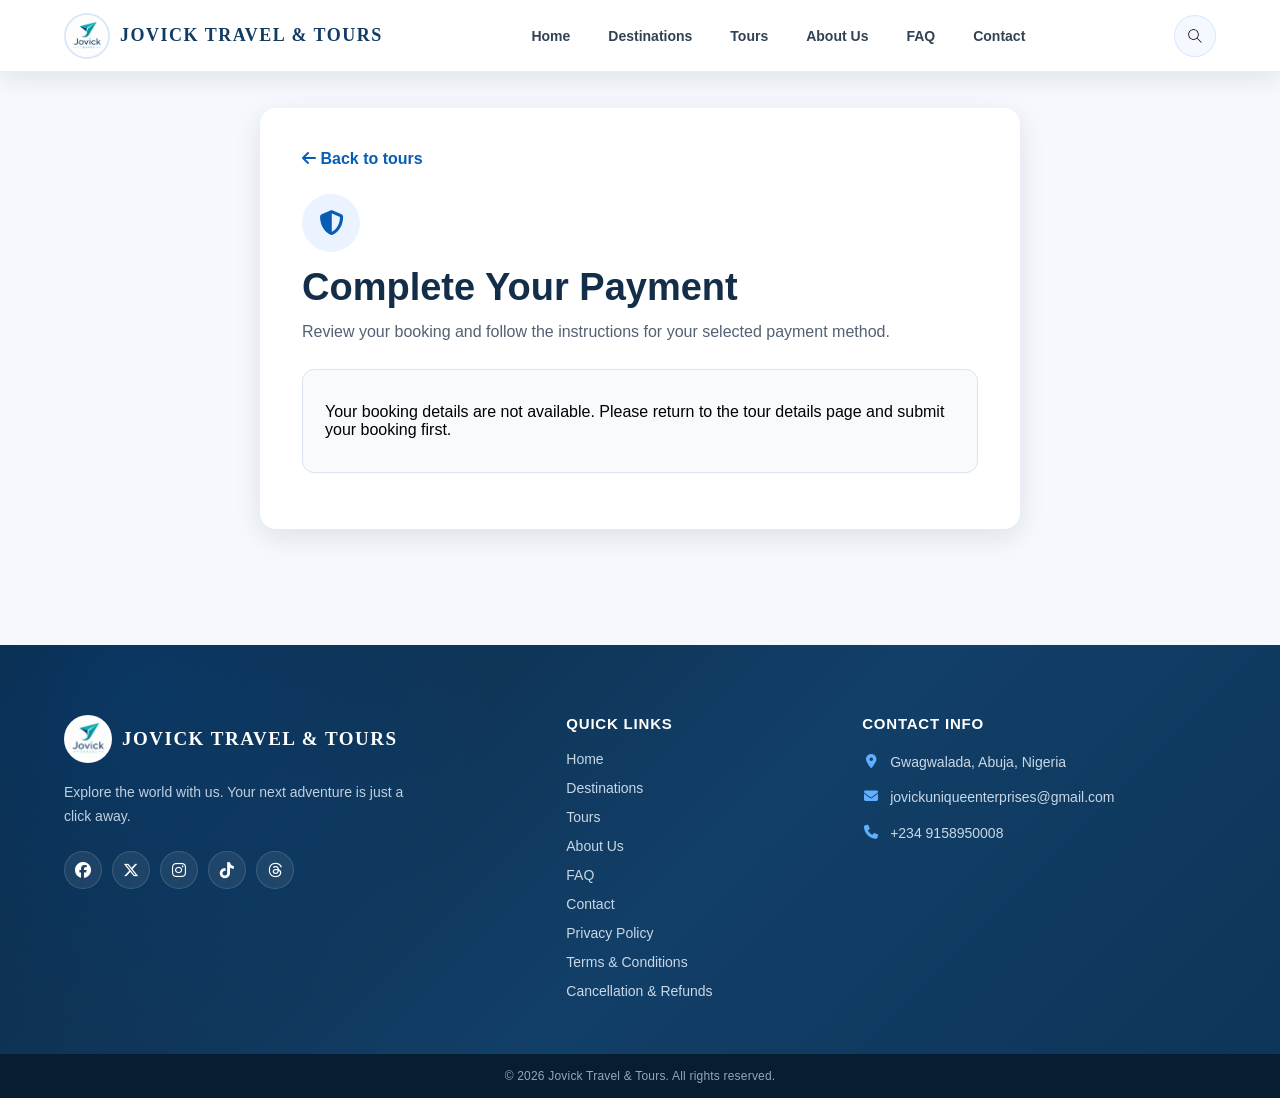
<file: payment.html>
<!doctype html>
<html lang="en">
  <head>
    <meta charset="UTF-8" />
    <meta name="viewport" content="width=device-width, initial-scale=1.0" />
    <meta
      name="description"
      content="Complete your Jovick Travel & Tours booking payment instructions."
    />
    <meta name="robots" content="noindex, nofollow" />
    <title>Complete Payment - Jovick Travel & Tours</title>
    <link
      rel="stylesheet"
      href="https://cdnjs.cloudflare.com/ajax/libs/font-awesome/6.7.2/css/all.min.css"
    />
    <link rel="stylesheet" href="styles/main.css" />
    <link rel="stylesheet" href="styles/header.css" />
    <link rel="stylesheet" href="styles/footer.css" />
    <link rel="stylesheet" href="styles/payment.css" />
    <link rel="stylesheet" href="styles/mediaquery.css" />
    <link rel="icon" href="images/Jovick-logo.jpg" type="image/jpeg" />
  </head>
  <body>
    <div id="site-header"></div>
    <main class="payment-page">
      <section class="payment-card">
        <a class="payment-back-link" href="tours.html"
          ><i class="fa-solid fa-arrow-left"></i> Back to tours</a
        >
        <div class="payment-page-icon">
          <i class="fa-solid fa-shield-halved"></i>
        </div>
        <h1>Complete Your Payment</h1>
        <p class="payment-intro">
          Review your booking and follow the instructions for your selected
          payment method.
        </p>

        <div
          id="paymentBookingSummary"
          class="payment-booking-summary"
          aria-live="polite"
        >
          <p>Loading your booking details…</p>
        </div>

        <section id="bankPaymentPanel" class="payment-instructions" hidden>
          <h2><i class="fa-solid fa-building-columns"></i> Bank Transfer</h2>
          <p>
            Transfer only after confirming the final amount with Jovick Travel
            &amp; Tours.
          </p>
          <div class="payment-bank-details">
            <div><span>Bank name</span><strong>Easy by Zenith</strong></div>
            <div>
              <span>Account name</span><strong>Josiah Johnpaul Chijeoke</strong>
            </div>
            <div class="account-number-row">
              <span>Account number</span
              ><strong id="paymentAccountNumber">9158955008</strong
              ><button type="button" id="copyPaymentAccount">
                Copy number
              </button>
            </div>
          </div>
          <p
            id="paymentCopyMessage"
            class="payment-status-message"
            aria-live="polite"
          ></p>
          <p class="payment-warning">
            <i class="fa-solid fa-triangle-exclamation"></i> Verify the account
            name, account number and final amount before transferring. Keep your
            receipt. Clicking the button below only notifies us that you say you
            have paid; it does not automatically verify the transfer.
          </p>
          <button
            type="button"
            id="paymentMadeButton"
            class="payment-primary-button"
          >
            I have made a payment
          </button>
        </section>

        <section id="cardPaymentPanel" class="payment-instructions" hidden>
          <h2><i class="fa-solid fa-credit-card"></i> Card Payment</h2>
          <p>
            Secure Paystack card checkout has not been activated on this website
            yet.
          </p>
          <p class="payment-warning">
            Please do not enter or send your card details on this website.
            Contact Jovick Travel &amp; Tours to confirm when card payment is
            available. The “I have made a payment” confirmation is available for
            bank transfers only until card checkout is connected.
          </p>
        </section>

        <p
          id="paymentPageMessage"
          class="payment-status-message"
          aria-live="polite"
        ></p>
      </section>
    </main>
    <div id="site-footer"></div>
    <script src="scripts/main.js"></script>
    <script src="scripts/payment.js"></script>
  </body>
</html>
</file>
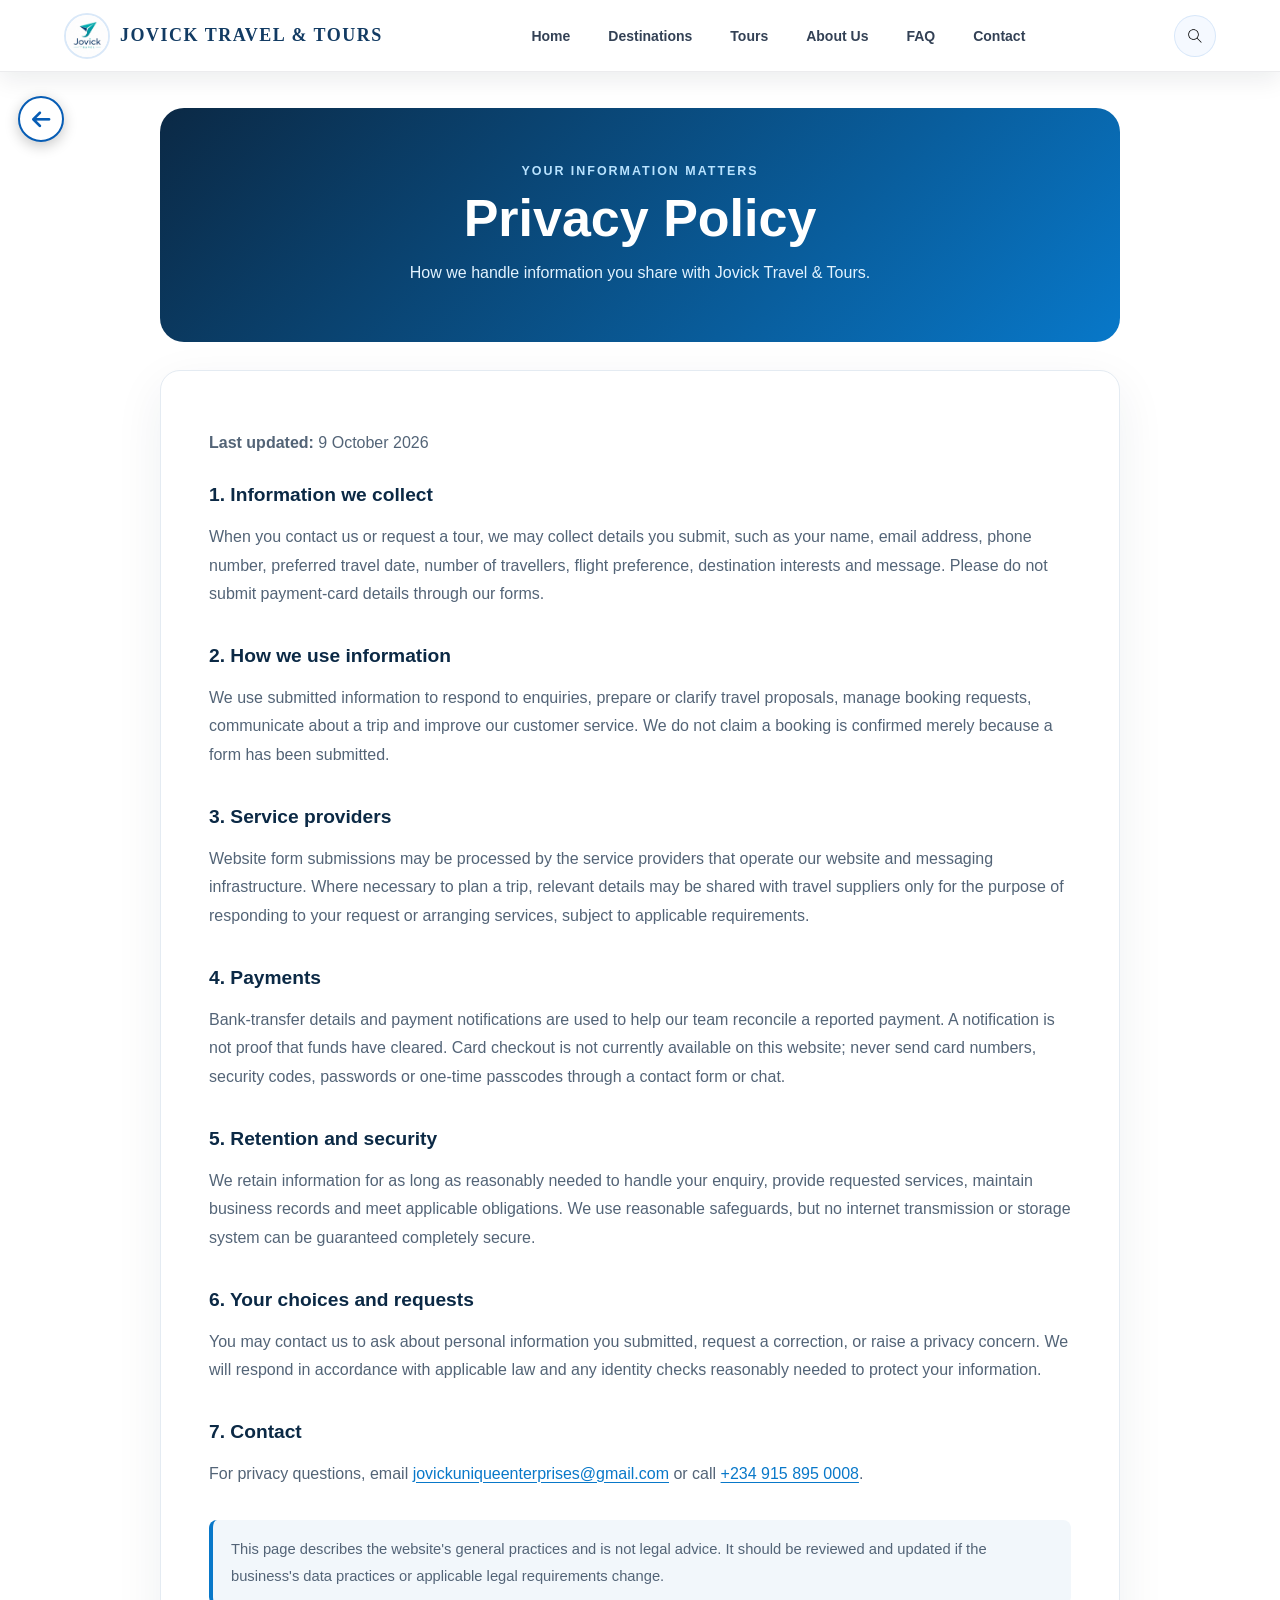
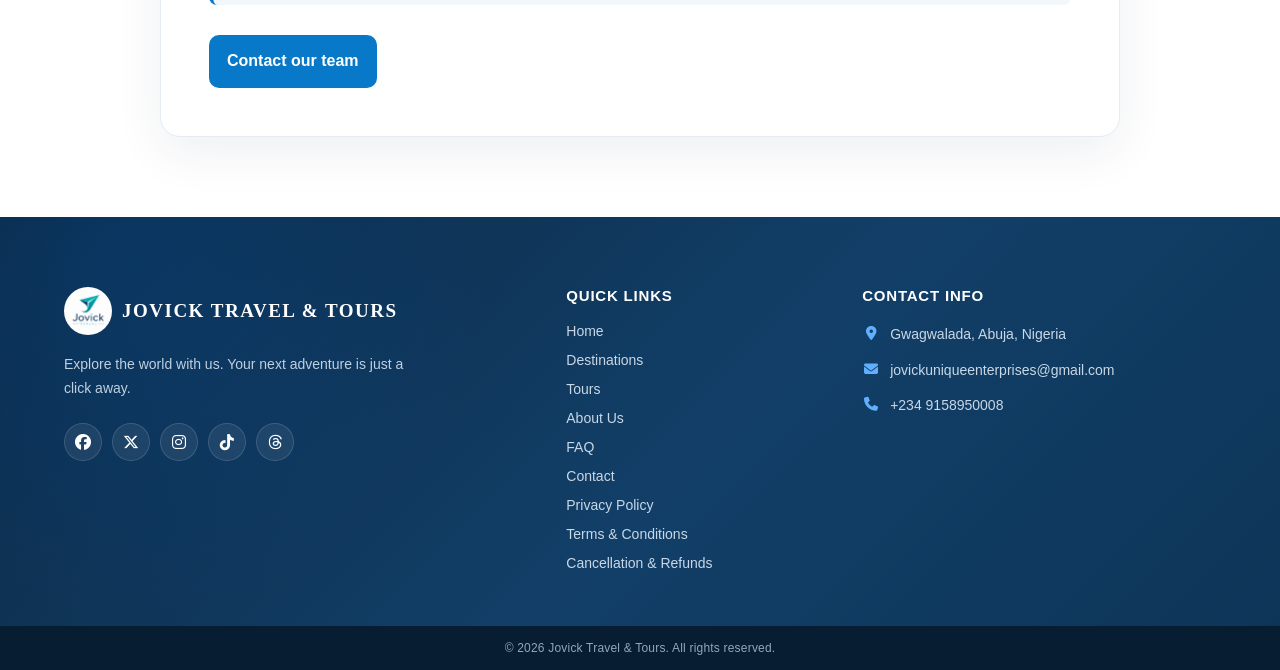
<file: privacy-policy.html>
<!doctype html>
<html lang="en">
  <head>
    <meta charset="UTF-8" />
    <meta name="viewport" content="width=device-width, initial-scale=1.0" />
    <meta
      name="description"
      content="Learn how Jovick Travel & Tours collects, uses, and protects information submitted through our website."
    />
    <title>Privacy Policy | Jovick Travel &amp; Tours</title>
    <link
      rel="stylesheet"
      href="https://cdnjs.cloudflare.com/ajax/libs/font-awesome/6.7.2/css/all.min.css"
    />
    <link rel="stylesheet" href="styles/main.css" />
    <link rel="stylesheet" href="styles/header.css" />
    <link rel="stylesheet" href="styles/footer.css" />
    <link rel="stylesheet" href="styles/mediaquery.css" />
    <link rel="stylesheet" href="styles/policies.css" />
    <link rel="icon" href="images/Jovick-logo.jpg" type="image/jpeg" />
  </head>
  <body>
    <div id="site-header"></div>
    <main class="policy-page">
      <a
        class="page-back-link"
        href="index.html"
        aria-label="Go back"
        title="Go back"
        onclick="
          if (history.length > 1) {
            history.back();
            return false;
          }
        "
        ><i class="fa-solid fa-arrow-left" aria-hidden="true"></i
      ></a>
      <header class="policy-hero">
        <p class="policy-eyebrow">YOUR INFORMATION MATTERS</p>
        <h1>Privacy Policy</h1>
        <p>
          How we handle information you share with Jovick Travel &amp; Tours.
        </p>
      </header>
      <article class="policy-content">
        <p><strong>Last updated:</strong> 9 October 2026</p>
        <h2>1. Information we collect</h2>
        <p>
          When you contact us or request a tour, we may collect details you
          submit, such as your name, email address, phone number, preferred
          travel date, number of travellers, flight preference, destination
          interests and message. Please do not submit payment-card details
          through our forms.
        </p>
        <h2>2. How we use information</h2>
        <p>
          We use submitted information to respond to enquiries, prepare or
          clarify travel proposals, manage booking requests, communicate about a
          trip and improve our customer service. We do not claim a booking is
          confirmed merely because a form has been submitted.
        </p>
        <h2>3. Service providers</h2>
        <p>
          Website form submissions may be processed by the service providers
          that operate our website and messaging infrastructure. Where necessary
          to plan a trip, relevant details may be shared with travel suppliers
          only for the purpose of responding to your request or arranging
          services, subject to applicable requirements.
        </p>
        <h2>4. Payments</h2>
        <p>
          Bank-transfer details and payment notifications are used to help our
          team reconcile a reported payment. A notification is not proof that
          funds have cleared. Card checkout is not currently available on this
          website; never send card numbers, security codes, passwords or
          one-time passcodes through a contact form or chat.
        </p>
        <h2>5. Retention and security</h2>
        <p>
          We retain information for as long as reasonably needed to handle your
          enquiry, provide requested services, maintain business records and
          meet applicable obligations. We use reasonable safeguards, but no
          internet transmission or storage system can be guaranteed completely
          secure.
        </p>
        <h2>6. Your choices and requests</h2>
        <p>
          You may contact us to ask about personal information you submitted,
          request a correction, or raise a privacy concern. We will respond in
          accordance with applicable law and any identity checks reasonably
          needed to protect your information.
        </p>
        <h2>7. Contact</h2>
        <p>
          For privacy questions, email
          <a href="mailto:jovickuniqueenterprises@gmail.com"
            >jovickuniqueenterprises@gmail.com</a
          >
          or call <a href="tel:+2349158950008">+234 915 895 0008</a>.
        </p>
        <p class="policy-note">
          This page describes the website's general practices and is not legal
          advice. It should be reviewed and updated if the business's data
          practices or applicable legal requirements change.
        </p>
        <a class="policy-back-link" href="contact.html">Contact our team</a>
      </article>
    </main>
    <div id="site-footer"></div>
    <script src="scripts/main.js"></script>
  </body>
</html>
</file>
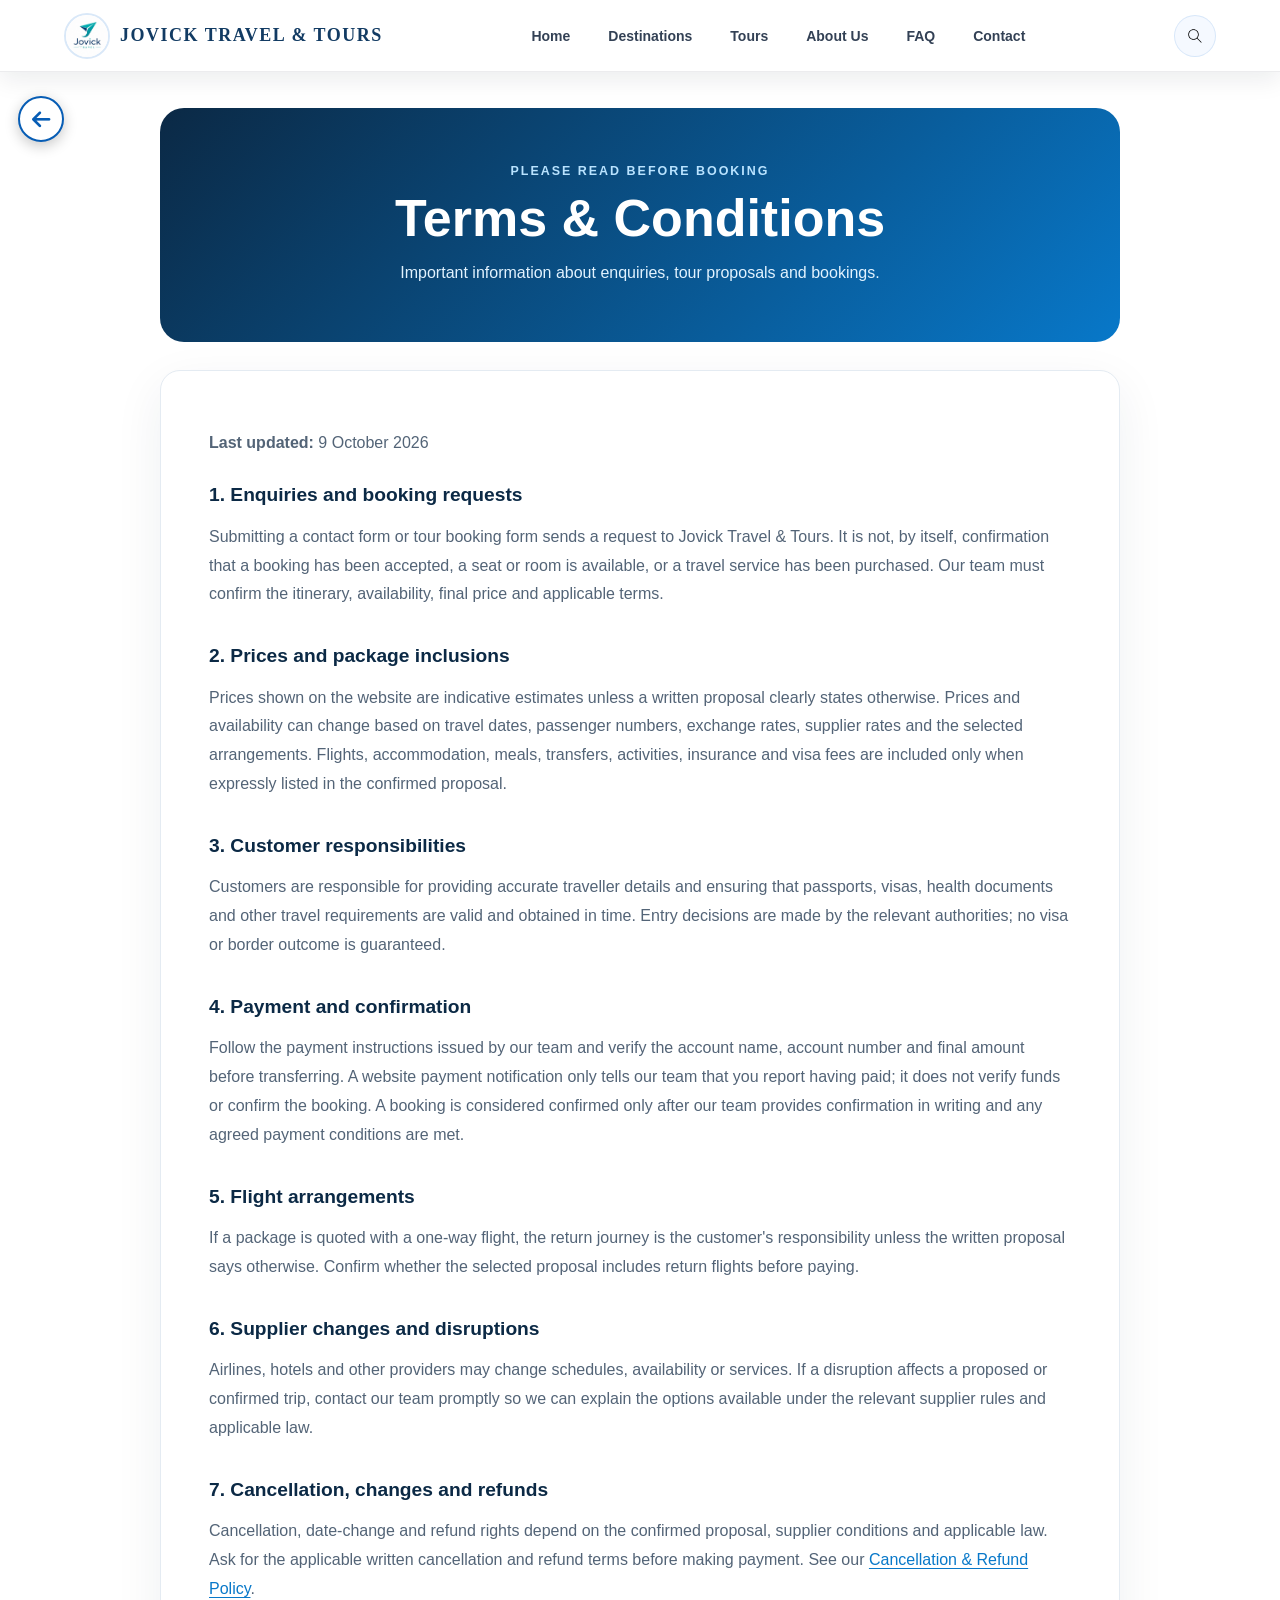
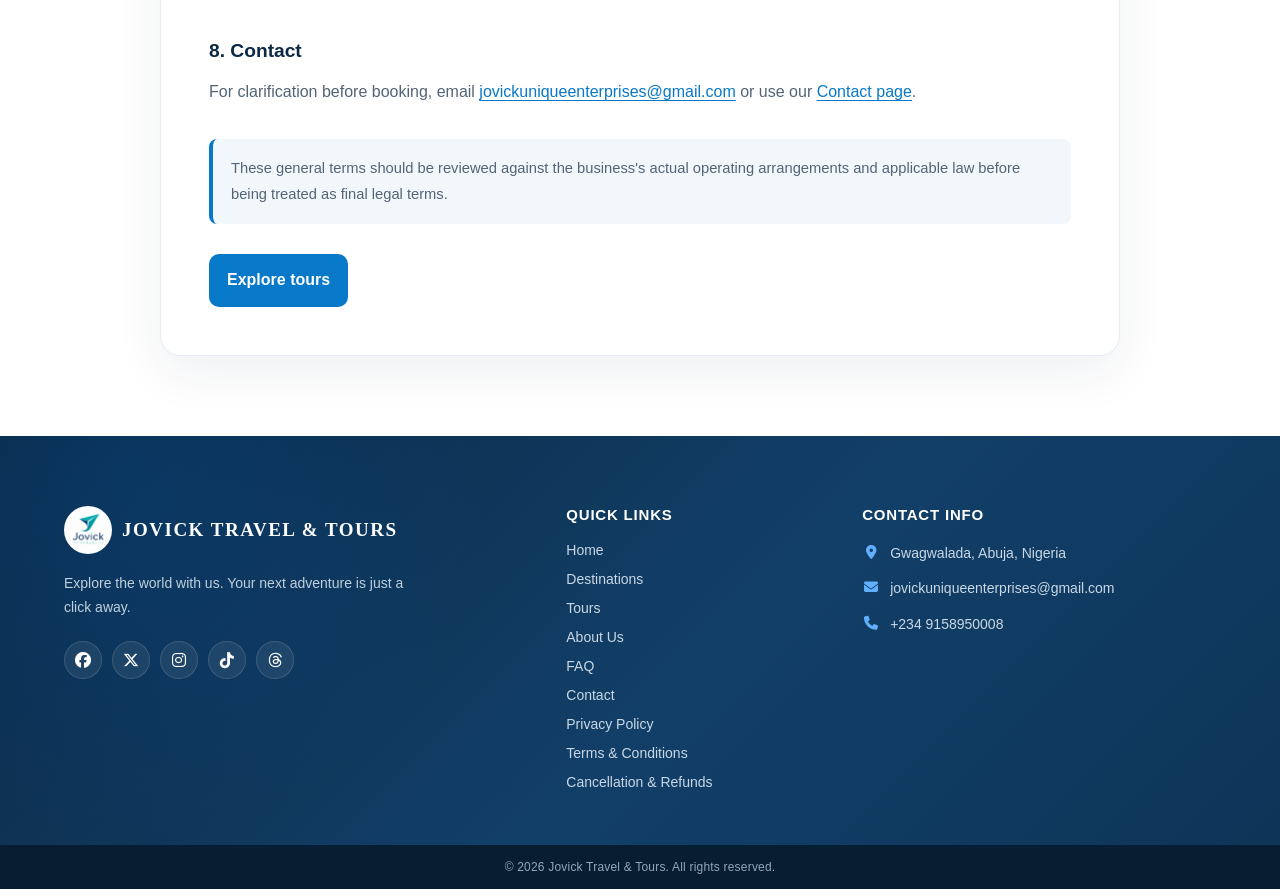
<file: terms.html>
<!doctype html>
<html lang="en">
  <head>
    <meta charset="UTF-8" />
    <meta name="viewport" content="width=device-width, initial-scale=1.0" />
    <meta
      name="description"
      content="Read the booking, pricing, travel, and confirmation terms for Jovick Travel & Tours."
    />
    <title>Terms &amp; Conditions | Jovick Travel &amp; Tours</title>
    <link
      rel="stylesheet"
      href="https://cdnjs.cloudflare.com/ajax/libs/font-awesome/6.7.2/css/all.min.css"
    />
    <link rel="stylesheet" href="styles/main.css" />
    <link rel="stylesheet" href="styles/header.css" />
    <link rel="stylesheet" href="styles/footer.css" />
    <link rel="stylesheet" href="styles/mediaquery.css" />
    <link rel="stylesheet" href="styles/policies.css" />
    <link rel="icon" href="images/Jovick-logo.jpg" type="image/jpeg" />
  </head>
  <body>
    <div id="site-header"></div>
    <main class="policy-page">
      <a
        class="page-back-link"
        href="index.html"
        aria-label="Go back"
        title="Go back"
        onclick="
          if (history.length > 1) {
            history.back();
            return false;
          }
        "
        ><i class="fa-solid fa-arrow-left" aria-hidden="true"></i
      ></a>
      <header class="policy-hero">
        <p class="policy-eyebrow">PLEASE READ BEFORE BOOKING</p>
        <h1>Terms &amp; Conditions</h1>
        <p>
          Important information about enquiries, tour proposals and bookings.
        </p>
      </header>
      <article class="policy-content">
        <p><strong>Last updated:</strong> 9 October 2026</p>
        <h2>1. Enquiries and booking requests</h2>
        <p>
          Submitting a contact form or tour booking form sends a request to
          Jovick Travel &amp; Tours. It is not, by itself, confirmation that a
          booking has been accepted, a seat or room is available, or a travel
          service has been purchased. Our team must confirm the itinerary,
          availability, final price and applicable terms.
        </p>
        <h2>2. Prices and package inclusions</h2>
        <p>
          Prices shown on the website are indicative estimates unless a written
          proposal clearly states otherwise. Prices and availability can change
          based on travel dates, passenger numbers, exchange rates, supplier
          rates and the selected arrangements. Flights, accommodation, meals,
          transfers, activities, insurance and visa fees are included only when
          expressly listed in the confirmed proposal.
        </p>
        <h2>3. Customer responsibilities</h2>
        <p>
          Customers are responsible for providing accurate traveller details and
          ensuring that passports, visas, health documents and other travel
          requirements are valid and obtained in time. Entry decisions are made
          by the relevant authorities; no visa or border outcome is guaranteed.
        </p>
        <h2>4. Payment and confirmation</h2>
        <p>
          Follow the payment instructions issued by our team and verify the
          account name, account number and final amount before transferring. A
          website payment notification only tells our team that you report
          having paid; it does not verify funds or confirm the booking. A
          booking is considered confirmed only after our team provides
          confirmation in writing and any agreed payment conditions are met.
        </p>
        <h2>5. Flight arrangements</h2>
        <p>
          If a package is quoted with a one-way flight, the return journey is
          the customer's responsibility unless the written proposal says
          otherwise. Confirm whether the selected proposal includes return
          flights before paying.
        </p>
        <h2>6. Supplier changes and disruptions</h2>
        <p>
          Airlines, hotels and other providers may change schedules,
          availability or services. If a disruption affects a proposed or
          confirmed trip, contact our team promptly so we can explain the
          options available under the relevant supplier rules and applicable
          law.
        </p>
        <h2>7. Cancellation, changes and refunds</h2>
        <p>
          Cancellation, date-change and refund rights depend on the confirmed
          proposal, supplier conditions and applicable law. Ask for the
          applicable written cancellation and refund terms before making
          payment. See our
          <a href="cancellation-refunds.html"
            >Cancellation &amp; Refund Policy</a
          >.
        </p>
        <h2>8. Contact</h2>
        <p>
          For clarification before booking, email
          <a href="mailto:jovickuniqueenterprises@gmail.com"
            >jovickuniqueenterprises@gmail.com</a
          >
          or use our <a href="contact.html">Contact page</a>.
        </p>
        <p class="policy-note">
          These general terms should be reviewed against the business's actual
          operating arrangements and applicable law before being treated as
          final legal terms.
        </p>
        <a class="policy-back-link" href="tours.html">Explore tours</a>
      </article>
    </main>
    <div id="site-footer"></div>
    <script src="scripts/main.js"></script>
  </body>
</html>
</file>
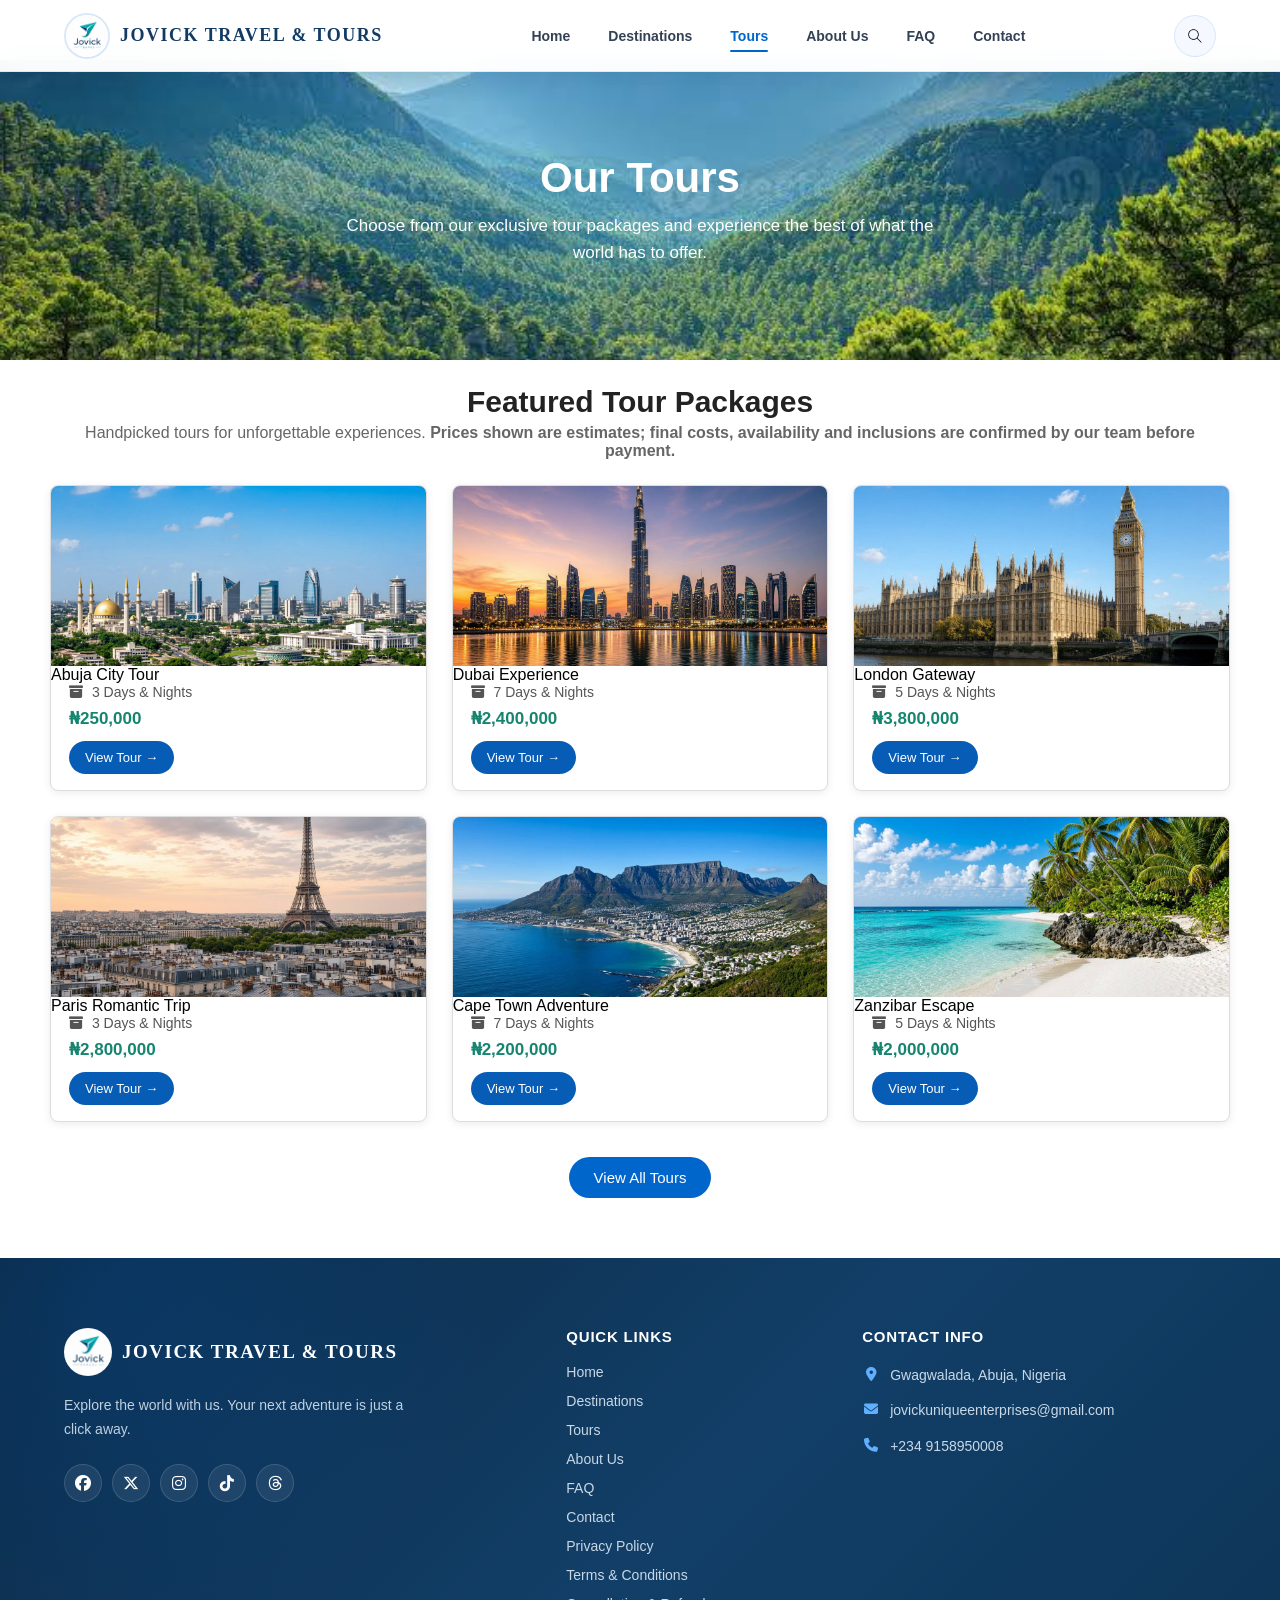
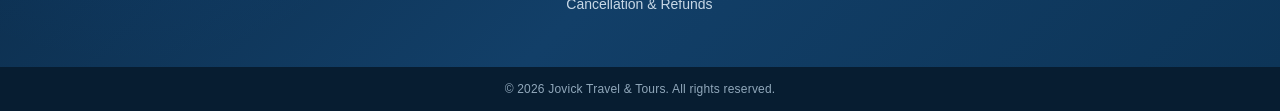
<file: tours.html>
<!DOCTYPE html>
<html lang="en">
  <head>
    <meta charset="UTF-8">
  <meta name="description" content="Browse tour packages from Jovick Travel & Tours. Compare destinations, estimated prices and trip durations, then contact our team to confirm inclusions and availability.">
    <meta name="viewport" content="width=device-width, initial-scale=1.0">

    <title>Tour Packages | Jovick Travel &amp; Tours</title>

    <link
      rel="stylesheet"
      href="https://cdnjs.cloudflare.com/ajax/libs/font-awesome/6.7.2/css/all.min.css"
    >

    <link rel="stylesheet" href="styles/main.css">
    <link rel="stylesheet" href="styles/header.css">
    <link rel="stylesheet" href="styles/footer.css">
    <link rel="stylesheet" href="styles/tours.css">
    <link rel="stylesheet" href="styles/mediaquery.css">
    <link rel="icon" href="images/Jovick-logo.jpg" type="image/jpeg">
</head>

  <body>

        <div id="site-header"></div>


    <section class="tour-sec-1">

      <h2>Our Tours</h2>

      <p>
        Choose from our exclusive tour packages and experience
        the best of what the world has to offer.
      </p>

    </section>


    <section class="tour-sec-2">

      <h2>Featured Tour Packages</h2>

      <p>
        Handpicked tours for unforgettable experiences. <strong>Prices shown are estimates; final costs, availability and inclusions are confirmed by our team before payment.</strong>
      </p>


      <div class="tour-grid">


        <!-- ABUJA -->

        <article class="article-card">

          <img
            class="location-img"
            src="images/Abuja 3.jpg"
            alt="Abuja"
           loading="lazy"

          <h3>Abuja City Tour</h3>

          <p>
            <i class="fa-solid fa-archive"></i>
            3 Days &amp; Nights
          </p>

          <span class="tour-price">₦250,000</span>

          <a
            class="view-tour"
            href="tour-details.html?tour=abuja"
          >
            View Tour &rarr;
          </a>

        </article>


        <!-- DUBAI -->

        <article class="article-card">

          <img
            class="location-img"
            src="images/Dubai 2.jpg"
            alt="Dubai"
           loading="lazy"

          <h3>Dubai Experience</h3>

          <p>
            <i class="fa-solid fa-archive"></i>
            7 Days &amp; Nights
          </p>

          <span class="tour-price">₦2,400,000</span>

          <a
            class="view-tour"
            href="tour-details.html?tour=dubai"
          >
            View Tour &rarr;
          </a>

        </article>


        <!-- LONDON -->

        <article class="article-card">

          <img
            class="location-img"
            src="images/London 2.jpg"
            alt="London"
           loading="lazy"

          <h3>London Gateway</h3>

          <p>
            <i class="fa-solid fa-archive"></i>
            5 Days &amp; Nights
          </p>

          <span class="tour-price">₦3,800,000</span>

          <a
            class="view-tour"
            href="tour-details.html?tour=london"
          >
            View Tour &rarr;
          </a>

        </article>


        <!-- PARIS -->

        <article class="article-card">

          <img
            class="location-img"
            src="images/Paris 1.jpg"
            alt="Paris"
           loading="lazy"

          <h3>Paris Romantic Trip</h3>

          <p>
            <i class="fa-solid fa-archive"></i>
            3 Days &amp; Nights
          </p>

          <span class="tour-price">₦2,800,000</span>

          <a
            class="view-tour"
            href="tour-details.html?tour=paris"
          >
            View Tour &rarr;
          </a>

        </article>


        <!-- CAPE TOWN -->

        <article class="article-card">

          <img
            class="location-img"
            src="images/Cape Town 1.jpg"
            alt="Cape Town"
           loading="lazy"

          <h3>Cape Town Adventure</h3>

          <p>
            <i class="fa-solid fa-archive"></i>
            7 Days &amp; Nights
          </p>

          <span class="tour-price">₦2,200,000</span>

          <a
            class="view-tour"
            href="tour-details.html?tour=cape-town"
          >
            View Tour &rarr;
          </a>

        </article>


        <!-- ZANZIBAR -->

        <article class="article-card">

          <img
            class="location-img"
            src="images/Tanzania 1.jpg"
            alt="Zanzibar"
           loading="lazy"

          <h3>Zanzibar Escape</h3>

          <p>
            <i class="fa-solid fa-archive"></i>
            5 Days &amp; Nights
          </p>

          <span class="tour-price">₦2,000,000</span>

          <a
            class="view-tour"
            href="tour-details.html?tour=zanzibar"
          >
            View Tour &rarr;
          </a>

        </article>


        <!-- HIDDEN TOURS -->

        <div class="extra-tours" id="extraTours">


          <!-- LAGOS -->

          <article class="article-card">

            <img
              class="location-img"
              src="images/Lagos 1.jpg"
              alt="Lagos"
             loading="lazy"

            <h3>Lagos City Experience</h3>

            <p>
              <i class="fa-solid fa-archive"></i>
              3 Days &amp; Nights
            </p>

            <span class="tour-price">₦350,000</span>

            <a
              class="view-tour"
              href="tour-details.html?tour=lagos"
            >
              View Tour &rarr;
            </a>

          </article>


          <!-- ACCRA -->

          <article class="article-card">

            <img
              class="location-img"
              src="images/Ghana 1.jpg"
              alt="Accra"
             loading="lazy"

            <h3>Accra Discovery</h3>

            <p>
              <i class="fa-solid fa-archive"></i>
              4 Days &amp; Nights
            </p>

            <span class="tour-price">₦850,000</span>

            <a
              class="view-tour"
              href="tour-details.html?tour=accra"
            >
              View Tour &rarr;
            </a>

          </article>


          <!-- CAIRO -->

          <article class="article-card">

            <img
              class="location-img"
              src="images/destination-placeholder.svg"
              alt="Cairo"
             loading="lazy"

            <h3>Cairo Heritage Tour</h3>

            <p>
              <i class="fa-solid fa-archive"></i>
              5 Days &amp; Nights
            </p>

            <span class="tour-price">₦1,800,000</span>

            <a
              class="view-tour"
              href="tour-details.html?tour=cairo"
            >
              View Tour &rarr;
            </a>

          </article>


          <!-- NAIROBI -->

          <article class="article-card">

            <img
              class="location-img"
              src="images/Nairobi, Kenya.jpg"
              alt="Nairobi"
             loading="lazy"

            <h3>Nairobi Adventure</h3>

            <p>
              <i class="fa-solid fa-archive"></i>
              5 Days &amp; Nights
            </p>

            <span class="tour-price">₦1,900,000</span>

            <a
              class="view-tour"
              href="tour-details.html?tour=nairobi"
            >
              View Tour &rarr;
            </a>

          </article>


          <!-- ROME -->

          <article class="article-card">

            <img
              class="location-img"
              src="images/Rome, Italy.jpg"
              alt="Rome"
             loading="lazy"

            <h3>Rome Historical Tour</h3>

            <p>
              <i class="fa-solid fa-archive"></i>
              5 Days &amp; Nights
            </p>

            <span class="tour-price">₦3,500,000</span>

            <a
              class="view-tour"
              href="tour-details.html?tour=rome"
            >
              View Tour &rarr;
            </a>

          </article>


          <!-- AMSTERDAM -->

          <article class="article-card">

            <img
              class="location-img"
              src="images/Amsterdam, Netherlands.jpg"
              alt="Amsterdam"
             loading="lazy"

            <h3>Amsterdam Escape</h3>

            <p>
              <i class="fa-solid fa-archive"></i>
              5 Days &amp; Nights
            </p>

            <span class="tour-price">₦3,700,000</span>

            <a
              class="view-tour"
              href="tour-details.html?tour=amsterdam"
            >
              View Tour &rarr;
            </a>

          </article>


          <!-- BARCELONA -->

          <article class="article-card">

            <img
              class="location-img"
              src="images/Barcelona, Spain.jpg"
              alt="Barcelona"
             loading="lazy"

            <h3>Barcelona Experience</h3>

            <p>
              <i class="fa-solid fa-archive"></i>
              5 Days &amp; Nights
            </p>

            <span class="tour-price">₦3,400,000</span>

            <a
              class="view-tour"
              href="tour-details.html?tour=barcelona"
            >
              View Tour &rarr;
            </a>

          </article>


          <!-- ABU DHABI -->

          <article class="article-card">

            <img
              class="location-img"
              src="images/Abu Dhabi, United Arab Emirates.jpg"
              alt="Abu Dhabi"
             loading="lazy"

            <h3>Abu Dhabi Experience</h3>

            <p>
              <i class="fa-solid fa-archive"></i>
              5 Days &amp; Nights
            </p>

            <span class="tour-price">₦2,200,000</span>

            <a
              class="view-tour"
              href="tour-details.html?tour=abu-dhabi"
            >
              View Tour &rarr;
            </a>

          </article>


          <!-- RIYADH -->

          <article class="article-card">

            <img
              class="location-img"
              src="images/Riyadh, Saudi Arabia.jpg"
              alt="Riyadh"
             loading="lazy"

            <h3>Riyadh Discovery</h3>

            <p>
              <i class="fa-solid fa-archive"></i>
              5 Days &amp; Nights
            </p>

            <span class="tour-price">₦2,100,000</span>

            <a
              class="view-tour"
              href="tour-details.html?tour=riyadh"
            >
              View Tour &rarr;
            </a>

          </article>


          <!-- TOKYO -->

          <article class="article-card">

            <img
              class="location-img"
              src="images/Tokyo, Japan.jpg"
              alt="Tokyo"
             loading="lazy"

            <h3>Tokyo Adventure</h3>

            <p>
              <i class="fa-solid fa-archive"></i>
              7 Days &amp; Nights
            </p>

            <span class="tour-price">₦4,500,000</span>

            <a
              class="view-tour"
              href="tour-details.html?tour=tokyo"
            >
              View Tour &rarr;
            </a>

          </article>


          <!-- SINGAPORE -->

          <article class="article-card">

            <img
              class="location-img"
              src="images/Singapore.jpg"
              alt="Singapore"
             loading="lazy"

            <h3>Singapore Experience</h3>

            <p>
              <i class="fa-solid fa-archive"></i>
              6 Days &amp; Nights
            </p>

            <span class="tour-price">₦2,700,000</span>

            <a
              class="view-tour"
              href="tour-details.html?tour=singapore"
            >
              View Tour &rarr;
            </a>

          </article>


          <!-- BANGKOK -->

          <article class="article-card">

            <img
              class="location-img"
              src="images/Bangkok, Thailand.jpg"
              alt="Bangkok"
             loading="lazy"

            <h3>Bangkok Discovery</h3>

            <p>
              <i class="fa-solid fa-archive"></i>
              6 Days &amp; Nights
            </p>

            <span class="tour-price">₦2,400,000</span>

            <a
              class="view-tour"
              href="tour-details.html?tour=bangkok"
            >
              View Tour &rarr;
            </a>

          </article>


          <!-- SEOUL -->

          <article class="article-card">

            <img
              class="location-img"
              src="images/Seoul, South Korea.jpg"
              alt="Seoul"
             loading="lazy"

            <h3>Seoul Experience</h3>

            <p>
              <i class="fa-solid fa-archive"></i>
              6 Days &amp; Nights
            </p>

            <span class="tour-price">₦3,800,000</span>

            <a
              class="view-tour"
              href="tour-details.html?tour=seoul"
            >
              View Tour &rarr;
            </a>

          </article>


        </div>

      </div>


      <button
        id="viewAllTours"
        class="view-all-tours"
        type="button"
      >
        View All Tours
      </button>

    </section>


        <div id="site-footer"></div>


    <script src="scripts/main.js"></script>
    <script src="scripts/tours.js"></script>

  </body>
</html>
</file>
<file: styles/main.css>
* {
  box-sizing: border-box;
  margin: 0;
  padding: 0;
}

body {
  font-family: Arial, sans-serif;
  padding-top: 60px;
}
img {
  max-width: 100%;
}

a {
  text-decoration: none;
}

button {
  border: none;
  cursor: pointer;
}
.brand {
  display: flex;
  align-items: center;
  gap: 10px;
}
.jovick-logo {
  width: 45px;
  height: 45px;
  object-fit: cover;
  border-radius: 50%;
}
.company-name {
  font-size: 20px;
  font-weight: 700;
  letter-spacing: 2px;
  font-family: Georgia, serif;
  color: #111111;
  text-transform: uppercase;
}

.nav-bar a {
  position: relative;
  color: #333;
  text-decoration: none;
  transition: color 0.3s;
}

.nav-bar a::after {
  content: "";
  position: absolute;
  left: 0;
  bottom: -6px;
  width: 0;
  height: 2px;
  background-color: #00080f;
  transition: width 0.3s;
}

.nav-bar a:hover {
  color: #000a14;
}

.nav-bar a:hover::after {
  width: 100%;
}

.footer-quick-link a {
  color: inherit;
  text-decoration: none;
}

.footer-quick-link a:hover {
  color: #0066cc;
  text-decoration: underline;
}

.social-icons a {
  color: inherit;
  text-decoration: none;
}

.social-icons a:hover {
  color: #0066cc;
  text-decoration: none;
}
a:hover {
  color: #0066cc;
}

/* Floating circular back button: overlays content without moving the hero */
.page-back-wrap {
  display: contents;
}
.page-back-link {
  position: fixed;
  top: 96px;
  left: 18px;
  z-index: 1200;
  display: inline-flex;
  align-items: center;
  justify-content: center;
  width: 46px;
  height: 46px;
  padding: 0;
  border: 2px solid #075db5;
  border-radius: 50%;
  background: #fff;
  color: #075db5;
  box-shadow: 0 4px 14px rgba(0, 0, 0, 0.22);
  font-size: 21px;
  font-weight: 900;
  line-height: 1;
  text-decoration: none;
  transition:
    background-color 0.2s ease,
    color 0.2s ease,
    transform 0.2s ease;
}
.page-back-link:hover {
  background: #075db5;
  color: #fff;
  transform: scale(1.06);
}
.page-back-link:focus-visible {
  outline: 3px solid #f3b51b;
  outline-offset: 3px;
}
@media (max-width: 600px) {
  .page-back-link {
    top: 84px;
    left: 12px;
    width: 42px;
    height: 42px;
    font-size: 20px;
  }
}
</file>
<file: styles/header.css>
/* =================================
   PROFESSIONAL HEADER
   ================================= */

.page-header {
  position: fixed;
  top: 0;
  left: 0;
  right: 0;
  z-index: 1000;

  min-height: 72px;
  padding: 10px 5%;

  display: grid;
  grid-template-columns: auto 1fr auto;
  align-items: center;
  gap: 30px;

  background: rgba(255, 255, 255, 0.96);
  border-bottom: 1px solid rgba(15, 23, 42, 0.08);
  box-shadow: 0 8px 25px rgba(15, 23, 42, 0.08);

  backdrop-filter: blur(14px);
  -webkit-backdrop-filter: blur(14px);
}

.page-header .brand {
  min-width: max-content;
}

.page-header .jovick-logo {
  width: 46px;
  height: 46px;
  object-fit: cover;
  border-radius: 50%;
  border: 2px solid rgba(0, 102, 204, 0.15);
}

.page-header .company-name {
  color: #123b63;
  font-size: 18px;
  letter-spacing: 1.5px;
  white-space: nowrap;
}

.nav-bar {
  display: flex;
  justify-content: center;
  align-items: center;
  gap: clamp(18px, 3vw, 38px);
}

.nav-bar a {
  position: relative;
  padding: 8px 0;
  color: #334155;
  font-size: 14px;
  font-weight: 600;
  transition: color 0.25s ease;
}

.nav-bar a::after {
  content: "";
  position: absolute;
  left: 0;
  bottom: 0;
  width: 0;
  height: 2px;
  border-radius: 999px;
  background: #0066cc;
  transition: width 0.25s ease;
}

.nav-bar a:hover,
.nav-bar a.active {
  color: #0066cc;
}

.nav-bar a:hover::after,
.nav-bar a.active::after {
  width: 100%;
}

.search-button,
.menu-button {
  display: inline-flex;
  align-items: center;
  justify-content: center;

  width: 42px;
  height: 42px;
  padding: 0;

  border: 1px solid rgba(0, 102, 204, 0.12);
  border-radius: 50%;
  background: #f5f9ff;
  color: #123b63;

  transition:
    background-color 0.25s ease,
    color 0.25s ease,
    transform 0.25s ease,
    box-shadow 0.25s ease;
}

.search-button:hover,
.menu-button:hover {
  background: #0066cc;
  color: white;
  transform: translateY(-1px);
  box-shadow: 0 6px 16px rgba(0, 102, 204, 0.2);
}

.search-icon {
  width: 18px;
  height: 18px;
}

.menu-button {
  display: none;
}

.search-box {
  display: none;

  position: absolute;
  top: calc(100% + 10px);
  right: 5%;

  width: min(320px, calc(100vw - 30px));
  padding: 14px;

  background: white;
  border: 1px solid rgba(15, 23, 42, 0.08);
  border-radius: 14px;
  box-shadow: 0 18px 45px rgba(15, 23, 42, 0.16);
}

.search-box.show-search {
  display: block;
  animation: searchDrop 0.2s ease;
}

.search-box input {
  width: 100%;
  padding: 11px 13px;

  border: 1px solid #d8e2ee;
  border-radius: 10px;
  outline: none;

  font: inherit;
  color: #1e293b;
  background: #f8fafc;
}

.search-box input:focus {
  border-color: #0066cc;
  box-shadow: 0 0 0 3px rgba(0, 102, 204, 0.1);
}

#searchMessage {
  margin-top: 8px;
  color: #64748b;
  font-size: 13px;
  font-weight: 600;
}

#searchResults {
  display: flex;
  flex-direction: column;
  gap: 5px;
  margin-top: 8px;
}

#searchResults a {
  display: block;
  padding: 9px 10px;
  border-radius: 8px;
  color: #334155;
  font-size: 14px;
  font-weight: 600;
  background: #f8fafc;
}

#searchResults a:hover {
  color: #0066cc;
  background: #eef6ff;
}

@keyframes searchDrop {
  from {
    opacity: 0;
    transform: translateY(-6px);
  }

  to {
    opacity: 1;
    transform: translateY(0);
  }
}
</file>
<file: styles/footer.css>
/* =================================
   PROFESSIONAL FOOTER
   ================================= */

.footer-section {
  display: grid;
  grid-template-columns: 1.5fr 0.8fr 1.2fr;
  gap: 60px;

  padding: 70px 5% 55px;

  background:
    radial-gradient(
      circle at 10% 10%,
      rgba(0, 102, 204, 0.18),
      transparent 30%
    ),
    linear-gradient(135deg, #0b2945, #123f68 55%, #0d3558);

  color: #e8f1f8;
}

.footer-about {
  max-width: 390px;
}

.footer-about .brand {
  margin-bottom: 18px;
}

.footer-about .jovick-logo {
  width: 48px;
  height: 48px;
  border-radius: 50%;
  object-fit: cover;
}

.footer-about .company-name {
  color: white;
  font-size: 19px;
  letter-spacing: 1.5px;
}

.footer-about > p {
  margin: 0 0 22px;
  max-width: 340px;
  color: #bfd0df;
  line-height: 1.7;
  font-size: 14px;
}

.social-icons {
  display: flex;
  flex-wrap: wrap;
  gap: 10px;
}

.social-icons a {
  display: inline-flex;
  align-items: center;
  justify-content: center;

  width: 38px;
  height: 38px;

  border: 1px solid rgba(255, 255, 255, 0.14);
  border-radius: 50%;

  color: white;
  font-size: 16px;
  background: rgba(255, 255, 255, 0.07);

  transition:
    background-color 0.25s ease,
    transform 0.25s ease,
    border-color 0.25s ease;
}

.social-icons a:hover {
  color: white;
  background: #0066cc;
  border-color: #0066cc;
  transform: translateY(-3px);
}

.footer-quick-link,
.footer-contact-info {
  display: flex;
  flex-direction: column;
  align-items: flex-start;
  gap: 13px;
}

.head-quick-link,
.head-contact-info {
  margin-bottom: 6px;
  color: white;
  font-size: 15px;
  font-weight: 700;
  letter-spacing: 0.8px;
  text-transform: uppercase;
}

.footer-quick-link a {
  position: relative;
  color: #c8d8e6;
  font-size: 14px;
  transition:
    color 0.25s ease,
    transform 0.25s ease;
}

.footer-quick-link a:hover {
  color: white;
  text-decoration: none;
  transform: translateX(4px);
}

.footer-contact-info p {
  display: flex;
  align-items: flex-start;
  gap: 10px;

  margin: 0;
  color: #c8d8e6;
  font-size: 14px;
  line-height: 1.6;
}

.footer-contact-info i {
  width: 18px;
  margin-top: 3px;
  color: #61b0ff;
  text-align: center;
}

.copyright {
  padding: 15px 20px;
  text-align: center;

  background: #071d31;
  color: #91a8bb;

  font-size: 12px;
  letter-spacing: 0.2px;
}
</file>
<file: styles/index.css>
/* =================================
   JOVICK TRAVEL & TOURS
   HOME PAGE
   ================================= */

/* =================================
   HERO SECTION
   ================================= */

.home-hero {
  min-height: 650px;

  background-image:
    linear-gradient(rgba(0, 28, 56, 0.55), rgba(0, 28, 56, 0.35)),
    url("../images/Mountain\ sky.jpg");

  background-size: cover;
  background-position: center;

  display: flex;
  align-items: center;

  position: relative;
  overflow: hidden;

  color: white;

  animation: heroBackgroundZoom 12s ease-out both;
}

.home-hero-overlay {
  width: 100%;
  max-width: 1200px;

  margin: 0 auto;

  padding: 90px 50px;

  position: relative;
  z-index: 2;
}

/* =================================
   HERO TEXT
   ================================= */

.hero-eyebrow {
  display: inline-block;

  font-size: 14px;
  font-weight: 700;

  letter-spacing: 2.5px;

  margin-bottom: 18px;

  color: #dceeff;

  opacity: 0;
  transform: translateY(30px);
}

.home-hero h1 {
  max-width: 760px;

  font-size: 60px;

  line-height: 1.08;

  margin-bottom: 22px;

  opacity: 0;
  transform: translateY(35px);
}

.home-hero h1 span {
  display: block;

  color: #8ec8ff;
}

.home-hero > .home-hero-overlay > p {
  max-width: 650px;

  font-size: 19px;

  line-height: 1.7;

  color: #f2f7fc;

  opacity: 0;
  transform: translateY(35px);
}

/* =================================
   HERO ACTIONS
   ================================= */

.hero-actions {
  display: flex;

  align-items: center;

  gap: 14px;

  margin-top: 30px;

  flex-wrap: wrap;

  opacity: 0;
  transform: translateY(35px);
}

.hero-primary-button,
.hero-secondary-button {
  display: inline-flex;

  align-items: center;

  justify-content: center;

  gap: 10px;

  padding: 14px 23px;

  border-radius: 30px;

  font-size: 15px;

  font-weight: 700;

  transition:
    transform 0.3s ease,
    background-color 0.3s ease,
    color 0.3s ease,
    box-shadow 0.3s ease;
}

.hero-primary-button {
  background-color: white;

  color: #0066cc;
}

.hero-primary-button:hover {
  background-color: #0066cc;

  color: white;

  transform: translateY(-3px);

  box-shadow: 0 10px 25px rgba(0, 0, 0, 0.18);
}

.hero-secondary-button {
  border: 1px solid rgba(255, 255, 255, 0.75);

  color: white;

  background-color: rgba(255, 255, 255, 0.08);
}

.hero-secondary-button:hover {
  background-color: white;

  color: #0066cc;

  transform: translateY(-3px);
}

/* =================================
   HERO TRUST
   ================================= */

.hero-trust {
  display: flex;

  align-items: center;

  gap: 28px;

  margin-top: 45px;

  flex-wrap: wrap;

  opacity: 0;
  transform: translateY(30px);
}

.hero-trust-item {
  display: flex;

  align-items: center;

  gap: 9px;

  font-size: 14px;

  color: #f4f8fc;
}

.hero-trust-item i {
  color: #8ec8ff;

  font-size: 18px;
}

/* =================================
   HERO LOAD ANIMATIONS
   ================================= */

body.home-loaded .hero-eyebrow {
  animation: heroFadeUp 0.8s ease forwards;

  animation-delay: 0.15s;
}

body.home-loaded .home-hero h1 {
  animation: heroFadeUp 0.9s ease forwards;

  animation-delay: 0.3s;
}

body.home-loaded .home-hero-overlay > p {
  animation: heroFadeUp 0.9s ease forwards;

  animation-delay: 0.45s;
}

body.home-loaded .hero-actions {
  animation: heroFadeUp 0.9s ease forwards;

  animation-delay: 0.6s;
}

body.home-loaded .hero-trust {
  animation: heroFadeUp 0.9s ease forwards;

  animation-delay: 0.75s;
}

/* =================================
   GENERAL SECTION STYLES
   ================================= */

.section-label {
  display: inline-block;

  color: #0066cc;

  font-size: 13px;

  font-weight: 800;

  letter-spacing: 2px;

  text-transform: uppercase;

  margin-bottom: 12px;
}

.section-heading {
  max-width: 750px;

  margin: 0 auto 45px;

  text-align: center;
}

.section-heading h2 {
  font-size: 38px;

  line-height: 1.2;

  color: #222;

  margin-bottom: 14px;
}

.section-heading p {
  color: #666;

  font-size: 16px;

  line-height: 1.7;
}

/* =================================
   SCROLL REVEAL
   ================================= */

.reveal {
  opacity: 0;

  transform: translateY(45px);

  transition:
    opacity 0.8s ease,
    transform 0.8s ease;
}

.reveal.visible {
  opacity: 1;

  transform: translateY(0);
}

/* =================================
   WELCOME SECTION
   ================================= */

.home-welcome {
  max-width: 1150px;

  margin: 0 auto;

  padding: 90px 40px;

  display: grid;

  grid-template-columns: 1fr 1fr;

  gap: 65px;

  align-items: center;
}

.welcome-image {
  position: relative;
}

.welcome-image img {
  width: 100%;

  height: 470px;

  object-fit: cover;

  border-radius: 18px;

  display: block;

  box-shadow: 0 15px 35px rgba(0, 0, 0, 0.14);

  transition: transform 0.5s ease;
}

.welcome-image:hover img {
  transform: scale(1.02);
}

/* =================================
   WELCOME BADGE
   ================================= */

.welcome-image-badge {
  position: absolute;

  right: -20px;

  bottom: 25px;

  display: flex;

  align-items: center;

  gap: 12px;

  padding: 16px 20px;

  background-color: white;

  border-radius: 12px;

  box-shadow: 0 8px 25px rgba(0, 0, 0, 0.15);
}

.welcome-image-badge i {
  width: 40px;
  height: 40px;

  display: flex;

  align-items: center;
  justify-content: center;

  border-radius: 50%;

  background-color: #e9f4ff;

  color: #0066cc;
}

.welcome-image-badge strong,
.welcome-image-badge span {
  display: block;
}

.welcome-image-badge strong {
  color: #222;

  font-size: 14px;

  margin-bottom: 3px;
}

.welcome-image-badge span {
  color: #777;

  font-size: 12px;
}

/* =================================
   WELCOME CONTENT
   ================================= */

.welcome-content h2 {
  color: #222;

  font-size: 40px;

  line-height: 1.2;

  margin-bottom: 20px;
}

.welcome-content h2 span {
  color: #0066cc;
}

.welcome-content p {
  color: #666;

  font-size: 16px;

  line-height: 1.8;

  margin-bottom: 16px;
}

.text-link {
  display: inline-flex;

  align-items: center;

  gap: 8px;

  margin-top: 10px;

  color: #0066cc;

  font-size: 15px;

  font-weight: 700;

  transition:
    gap 0.3s ease,
    color 0.3s ease;
}

.text-link:hover {
  color: #0052a3;

  gap: 12px;
}

/* =================================
   POPULAR DESTINATIONS
   ================================= */

.popular-destinations {
  padding: 90px 50px;

  background-color: #f7faff;

  text-align: center;
}

.destination-preview-grid {
  max-width: 1150px;

  margin: 0 auto 40px;

  display: grid;

  grid-template-columns: repeat(3, 1fr);

  gap: 25px;
}

/* =================================
   DESTINATION CARDS
   ================================= */

.home-destination-card {
  display: block;

  text-align: left;

  background-color: white;

  border-radius: 14px;

  overflow: hidden;

  box-shadow: 0 5px 20px rgba(0, 0, 0, 0.08);

  transition:
    transform 0.35s ease,
    box-shadow 0.35s ease;

  opacity: 1;
}

.home-destination-card:hover {
  transform: translateY(-8px);

  box-shadow: 0 15px 32px rgba(0, 0, 0, 0.14);
}

.home-destination-card img {
  width: 100%;

  height: 240px;

  object-fit: cover;

  display: block;

  transition: transform 0.5s ease;
}

.home-destination-card:hover img {
  transform: scale(1.06);
}

.home-destination-content {
  padding: 22px;
}

.home-destination-content > span {
  color: #0066cc;

  font-size: 12px;

  font-weight: 700;

  text-transform: uppercase;

  letter-spacing: 1px;
}

.home-destination-content h3 {
  color: #222;

  font-size: 26px;

  margin: 7px 0;
}

.home-destination-content p {
  color: #666;

  font-size: 14px;

  margin-bottom: 17px;
}

.home-destination-content strong {
  display: inline-flex;

  align-items: center;

  gap: 8px;

  color: #0066cc;

  font-size: 14px;

  transition: gap 0.3s ease;
}

.home-destination-card:hover .home-destination-content strong {
  gap: 12px;
}

/* =================================
   DESTINATION CARD ANIMATION
   ================================= */

.reveal.visible .home-destination-card {
  animation: cardReveal 0.75s ease both;
}

.reveal.visible .home-destination-card:nth-child(1) {
  animation-delay: 0.1s;
}

.reveal.visible .home-destination-card:nth-child(2) {
  animation-delay: 0.25s;
}

.reveal.visible .home-destination-card:nth-child(3) {
  animation-delay: 0.4s;
}

/* =================================
   MAIN SECTION BUTTON
   ================================= */

.section-main-button {
  display: inline-flex;

  align-items: center;

  gap: 10px;

  padding: 13px 22px;

  background-color: #0066cc;

  color: white;

  border-radius: 25px;

  font-size: 14px;

  font-weight: 700;

  transition:
    background-color 0.3s ease,
    transform 0.3s ease;
}

.section-main-button:hover {
  background-color: #0052a3;

  color: white;

  transform: translateY(-3px);
}

/* =================================
   WHY JOVICK
   ================================= */

.why-jovick {
  padding: 90px 50px;

  text-align: center;

  background-color: white;
}

.benefits-grid {
  max-width: 1150px;

  margin: 0 auto;

  display: grid;

  grid-template-columns: repeat(4, 1fr);

  gap: 20px;
}

.benefit-card {
  padding: 32px 22px;

  background-color: white;

  border: 1px solid #e8edf3;

  border-radius: 14px;

  transition:
    transform 0.35s ease,
    box-shadow 0.35s ease;
}

.benefit-card:hover {
  transform: translateY(-7px);

  box-shadow: 0 12px 28px rgba(0, 0, 0, 0.1);
}

/* =================================
   BENEFIT ICONS
   ================================= */

.benefit-icon {
  width: 62px;
  height: 62px;

  margin: 0 auto 20px;

  display: flex;

  align-items: center;
  justify-content: center;

  border-radius: 50%;

  background-color: #eaf4ff;

  color: #0066cc;

  font-size: 24px;

  transition:
    transform 0.3s ease,
    background-color 0.3s ease;
}

.benefit-card:hover .benefit-icon {
  transform: scale(1.08);

  background-color: #dceeff;
}

.benefit-card h3 {
  color: #222;

  font-size: 19px;

  margin-bottom: 10px;
}

.benefit-card p {
  color: #666;

  font-size: 14px;

  line-height: 1.7;
}

/* =================================
   BENEFIT CARD ANIMATION
   ================================= */

.reveal.visible .benefit-card {
  animation: cardReveal 0.75s ease both;
}

.reveal.visible .benefit-card:nth-child(1) {
  animation-delay: 0.1s;
}

.reveal.visible .benefit-card:nth-child(2) {
  animation-delay: 0.25s;
}

.reveal.visible .benefit-card:nth-child(3) {
  animation-delay: 0.4s;
}

.reveal.visible .benefit-card:nth-child(4) {
  animation-delay: 0.55s;
}

/* =================================
   TRAVEL EXPERIENCE CTA
   ================================= */

.travel-experience {
  min-height: 430px;

  padding: 80px 50px;

  display: flex;

  align-items: center;

  justify-content: center;

  text-align: center;

  background-image:
    linear-gradient(rgba(0, 67, 134, 0.84), rgba(0, 67, 134, 0.84)),
    url("../images/Mountain\ sky.jpg");

  background-size: cover;

  background-position: center;

  color: white;
}

.experience-content {
  max-width: 750px;
}

.experience-content .section-label {
  color: #b9ddff;
}

.experience-content h2 {
  font-size: 45px;

  line-height: 1.2;

  margin-bottom: 18px;
}

.experience-content h2 span {
  color: #9bd0ff;
}

.experience-content > p {
  max-width: 650px;

  margin: 0 auto;

  color: #edf6ff;

  font-size: 17px;

  line-height: 1.7;
}

.experience-actions {
  display: flex;

  justify-content: center;

  align-items: center;

  gap: 12px;

  margin-top: 30px;

  flex-wrap: wrap;
}

.experience-primary,
.experience-secondary {
  display: inline-flex;

  align-items: center;

  justify-content: center;

  gap: 9px;

  padding: 13px 22px;

  border-radius: 25px;

  font-size: 14px;

  font-weight: 700;

  transition:
    transform 0.3s ease,
    background-color 0.3s ease,
    color 0.3s ease;
}

.experience-primary {
  background-color: white;

  color: #0066cc;
}

.experience-primary:hover {
  background-color: #eaf4ff;

  color: #0052a3;

  transform: translateY(-3px);
}

.experience-secondary {
  border: 1px solid rgba(255, 255, 255, 0.7);

  color: white;
}

.experience-secondary:hover {
  background-color: white;

  color: #0066cc;

  transform: translateY(-3px);
}

/* =================================
   FINAL CTA
   ================================= */

.home-final-cta {
  max-width: 1100px;

  margin: 70px auto;

  padding: 45px 50px;

  display: flex;

  align-items: center;

  justify-content: space-between;

  gap: 30px;

  background-color: #f0f7ff;

  border: 1px solid #dcecff;

  border-radius: 18px;

  box-shadow: 0 8px 25px rgba(0, 0, 0, 0.04);
}

.home-final-cta h2 {
  color: #222;

  font-size: 30px;

  margin-bottom: 8px;
}

.home-final-cta p {
  color: #666;

  font-size: 15px;

  line-height: 1.6;
}

.cta-button {
  flex-shrink: 0;

  display: inline-flex;

  align-items: center;

  justify-content: center;

  gap: 9px;

  padding: 14px 23px;

  border-radius: 25px;

  background-color: #0066cc;

  color: white;

  font-size: 14px;

  font-weight: 700;

  transition:
    background-color 0.3s ease,
    transform 0.3s ease;
}

.cta-button:hover {
  background-color: #0052a3;

  color: white;

  transform: translateY(-3px);
}

/* =================================
   KEYFRAME ANIMATIONS
   ================================= */

@keyframes heroBackgroundZoom {
  from {
    background-size: 105%;
  }

  to {
    background-size: cover;
  }
}

@keyframes heroFadeUp {
  from {
    opacity: 0;

    transform: translateY(35px);
  }

  to {
    opacity: 1;

    transform: translateY(0);
  }
}

@keyframes cardReveal {
  from {
    opacity: 0;

    transform: translateY(35px) scale(0.97);
  }

  to {
    opacity: 1;

    transform: translateY(0) scale(1);
  }
}

/* =================================
   TABLET
   ================================= */

@media (max-width: 900px) {
  .home-hero {
    min-height: 590px;
  }

  .home-hero-overlay {
    padding: 80px 35px;
  }

  .home-hero h1 {
    font-size: 48px;
  }

  .home-welcome {
    grid-template-columns: 1fr;

    gap: 45px;

    padding: 75px 30px;
  }

  .welcome-image {
    max-width: 700px;

    margin: 0 auto;
  }

  .welcome-content {
    max-width: 700px;

    margin: 0 auto;
  }

  .destination-preview-grid {
    grid-template-columns: 1fr 1fr;
  }

  .benefits-grid {
    grid-template-columns: 1fr 1fr;
  }

  .home-final-cta {
    margin: 60px 30px;
  }
}

/* =================================
   MOBILE
   ================================= */

@media (max-width: 600px) {
  .home-hero {
    min-height: 600px;
  }

  .home-hero-overlay {
    padding: 70px 22px;
  }

  .hero-eyebrow {
    font-size: 11px;

    letter-spacing: 1.8px;
  }

  .home-hero h1 {
    font-size: 38px;

    line-height: 1.12;
  }

  .home-hero > .home-hero-overlay > p {
    font-size: 16px;

    line-height: 1.6;
  }

  .hero-actions {
    flex-direction: column;

    align-items: stretch;
  }

  .hero-primary-button,
  .hero-secondary-button {
    width: 100%;
  }

  .hero-trust {
    gap: 15px;

    margin-top: 32px;
  }

  .hero-trust-item {
    font-size: 12px;
  }

  .home-welcome {
    padding: 60px 20px;
  }

  .welcome-image img {
    height: 350px;
  }

  .welcome-image-badge {
    right: 12px;

    bottom: 15px;

    padding: 12px 14px;
  }

  .welcome-content h2 {
    font-size: 31px;
  }

  .welcome-content p {
    font-size: 15px;
  }

  .popular-destinations,
  .why-jovick {
    padding: 65px 20px;
  }

  .section-heading {
    margin-bottom: 32px;
  }

  .section-heading h2 {
    font-size: 30px;
  }

  .section-heading p {
    font-size: 14px;
  }

  .destination-preview-grid {
    grid-template-columns: 1fr;

    gap: 20px;
  }

  .home-destination-card img {
    height: 220px;
  }

  .benefits-grid {
    grid-template-columns: 1fr;

    gap: 15px;
  }

  .travel-experience {
    min-height: 480px;

    padding: 70px 20px;
  }

  .experience-content h2 {
    font-size: 34px;
  }

  .experience-content > p {
    font-size: 15px;
  }

  .experience-actions {
    flex-direction: column;
  }

  .experience-primary,
  .experience-secondary {
    width: 100%;

    justify-content: center;
  }

  .home-final-cta {
    margin: 45px 15px;

    padding: 30px 22px;

    flex-direction: column;

    align-items: flex-start;
  }

  .home-final-cta h2 {
    font-size: 25px;
  }

  .cta-button {
    width: 100%;

    justify-content: center;
  }
}

/* =================================
   SMALL PHONES
   ================================= */

@media (max-width: 400px) {
  .home-hero h1 {
    font-size: 33px;
  }

  .home-hero-overlay {
    padding-left: 18px;

    padding-right: 18px;
  }

  .welcome-image img {
    height: 300px;
  }

  .welcome-image-badge {
    position: relative;

    right: auto;

    bottom: auto;

    margin-top: -20px;

    margin-left: 15px;

    margin-right: 15px;
  }

  .experience-content h2 {
    font-size: 30px;
  }
}

/* =================================
   REDUCED MOTION
   ================================= */

@media (prefers-reduced-motion: reduce) {
  .home-hero {
    animation: none;
  }

  .hero-eyebrow,
  .home-hero h1,
  .home-hero-overlay > p,
  .hero-actions,
  .hero-trust {
    opacity: 1;

    transform: none;

    animation: none !important;
  }

  .reveal {
    opacity: 1;

    transform: none;

    transition: none;
  }

  .reveal.visible .home-destination-card,
  .reveal.visible .benefit-card {
    animation: none;

    opacity: 1;

    transform: none;
  }

  .home-destination-card,
  .benefit-card,
  .welcome-image img,
  .hero-primary-button,
  .hero-secondary-button,
  .section-main-button,
  .cta-button {
    transition: none;
  }
}
</file>
<file: styles/mediaquery.css>
/* ---------- TABLET & MOBILE ---------- */

@media (max-width: 768px) {
  /* ---------- HEADER ---------- */

  .page-header {
    min-height: 68px;
    padding: 8px 20px;
    grid-template-columns: auto auto;
    gap: 10px;
  }

  .page-header .jovick-logo {
    width: 42px;
    height: 42px;
  }

  .page-header .company-name {
    font-size: 16px;
  }

  .nav-bar {
    display: none;
  }

  .search-button,
  .menu-button {
    width: 40px;
    height: 40px;
  }

  .menu-button {
    display: inline-flex;
  }

  .page-header .search-button {
    position: absolute;
    right: 70px;
    top: 14px;
  }

  .page-header .menu-button {
    position: absolute;
    right: 20px;
    top: 14px;
  }

  .search-box {
    top: calc(100% + 8px);
    right: 20px;
    width: min(300px, calc(100vw - 40px));
  }

  .nav-bar.show-menu {
    display: flex;
    flex-direction: column;
    position: absolute;
    top: calc(100% + 8px);
    right: 20px;

    width: min(260px, calc(100vw - 40px));
    padding: 10px;

    background: white;
    border: 1px solid rgba(15, 23, 42, 0.08);
    border-radius: 14px;
    box-shadow: 0 18px 45px rgba(15, 23, 42, 0.16);

    gap: 3px;
    animation: slideDown 0.25s ease;
  }

  .nav-bar.show-menu a {
    padding: 12px 14px;
    border-radius: 9px;
    color: #334155;
    font-weight: 600;
  }

  .nav-bar.show-menu a:hover,
  .nav-bar.show-menu a.active {
    color: #0066cc;
    background: #eef6ff;
  }
  @keyframes slideDown {
    from {
      opacity: 0;
      transform: translateY(-15px);
    }

    to {
      opacity: 1;
      transform: translateY(0);
    }
  }

  /* =================================
     HOME PAGE
     ================================= */

  .section-1 {
    min-height: 550px;
    padding: 90px 25px;

    display: flex;
    flex-direction: column;
    justify-content: center;

    background-image:
      linear-gradient(rgba(0, 102, 204, 0), rgba(0, 102, 204, 0.85)),
      url("../images/Mountain sky.jpg");

    background-position: center;
    background-size: cover;
  }

  .section-1 span {
    font-size: 13px;
  }

  .section-1 h1 {
    font-size: 40px;
    line-height: 1.1;
    margin: 18px 0;
  }

  .section-1 p {
    font-size: 16px;
    line-height: 1.6;
  }

  .section-1 button {
    width: fit-content;
    padding: 13px 22px;
  }

  /* ---------- HOME POPULAR DESTINATIONS ---------- */

  .section-2 {
    padding: 60px 20px;
  }

  .section-2 > h2,
  .section-3 > h2 {
    font-size: 30px;
  }

  .section-2 > p,
  .section-3 > p {
    line-height: 1.5;
  }

  .section-2 .article-card {
    display: block;
    width: 100%;
    margin: 0 0 25px;
  }

  /* ---------- HOME FEATURES ---------- */

  .section-3 {
    padding: 60px 20px;
  }

  .feature-card {
    display: block;
    width: 100%;
    margin: 0 0 20px;
    padding: 25px 15px;
  }

  .section-3-icons {
    width: 55px;
    height: 55px;
  }

  /* ---------- FOOTER ---------- */

  .footer-section {
    grid-template-columns: 1fr 1fr;
    gap: 40px 30px;
    padding: 55px 25px 45px;
  }

  .footer-about {
    grid-column: 1 / -1;
    max-width: 520px;
  }

  /* =================================
     DESTINATIONS PAGE
     ================================= */

  .destinations-sec-1 {
    min-height: 320px;
    padding: 50px 20px;
  }

  .destinations-sec-1 h2 {
    font-size: 36px;
  }

  .destinations-sec-1 p {
    font-size: 16px;
    line-height: 1.5;
  }

  .destinations-sec-2 {
    padding: 45px 20px 60px;
  }

  .destinations-sec-2-nav {
    justify-content: flex-start;
    gap: 8px;

    overflow-x: auto;

    margin-bottom: 30px;
    padding-bottom: 5px;
  }

  .destinations-sec-2-nav button {
    flex-shrink: 0;

    padding: 9px 16px;

    font-size: 14px;
  }

  .destinations-grid-sec {
    grid-template-columns: 1fr;
    gap: 20px;
  }

  .destinations-grid-sec .article-card {
    border-radius: 12px;
  }

  .destinations-grid-sec .location-img {
    height: 200px;
  }

  .destinations-grid-sec .article-card h3 {
    font-size: 20px;
    margin: 14px 16px 5px;
  }

  .destinations-grid-sec .article-card p {
    font-size: 14px;
    margin: 0 16px 16px;
  }

  /* =================================
     TOURS PAGE
     ================================= */

  .tour-sec-1 {
    min-height: 280px;
    padding: 50px 20px;
  }

  .tour-sec-1 h2 {
    font-size: 36px;
  }

  .tour-sec-1 p {
    font-size: 16px;
    line-height: 1.5;
  }

  .tour-sec-2 {
    padding: 40px 20px 55px;
  }

  .tour-sec-2 > h2 {
    font-size: 28px;
  }

  .tour-sec-2 > p {
    font-size: 15px;
    line-height: 1.5;
    margin-bottom: 25px;
  }

  /* ---------- TOUR GRID ---------- */

  .tour-grid {
    grid-template-columns: 1fr 1fr;
    gap: 20px;
  }

  /* ---------- TOUR CARDS ---------- */

  .tour-sec-2 .article-card {
    display: block;

    width: 100%;
    margin: 0;

    border-radius: 10px;
  }

  .tour-sec-2 .location-img {
    height: 190px;
  }

  .tour-sec-2 .article-card h3 {
    font-size: 20px;
    margin: 14px 16px 7px;
  }

  .tour-sec-2 .article-card > p {
    font-size: 14px;
    margin: 0 16px 8px;
  }

  .tour-price {
    font-size: 17px;
    margin: 0 16px 10px;
  }

  .tour-sec-2 .article-card button {
    margin: 0 16px 16px;
    padding: 9px 16px;
  }
}

/* ---------- SMALL PHONES ---------- */

@media (max-width: 480px) {
  /* ---------- DESTINATIONS ---------- */

  .destinations-sec-1 {
    min-height: 300px;
  }

  .destinations-sec-1 h2 {
    font-size: 32px;
  }

  .destinations-sec-1 p {
    font-size: 15px;
  }

  .destinations-sec-2 {
    padding: 40px 15px 50px;
  }

  .destinations-grid-sec {
    gap: 18px;
  }

  .destinations-grid-sec .location-img {
    height: 185px;
  }

  /* ---------- TOURS ---------- */

  .tour-sec-1 {
    min-height: 260px;
    padding: 40px 15px;
  }

  .tour-sec-1 h2 {
    font-size: 32px;
  }

  .tour-sec-1 p {
    font-size: 15px;
  }

  .tour-sec-2 {
    padding: 35px 15px 50px;
  }

  .tour-sec-2 > h2 {
    font-size: 26px;
  }

  .tour-grid {
    grid-template-columns: 1fr;
    gap: 18px;
  }

  .tour-sec-2 .location-img {
    height: 180px;
  }

  /* ---------- HEADER & FOOTER ---------- */

  .page-header {
    padding: 8px 15px;
  }

  .page-header .company-name {
    font-size: 14px;
    letter-spacing: 1px;
  }

  .page-header .search-button {
    right: 60px;
  }

  .page-header .menu-button {
    right: 15px;
  }

  .footer-section {
    grid-template-columns: 1fr;
    gap: 32px;
    padding: 48px 20px 40px;
  }

  .footer-about {
    grid-column: auto;
  }

  .footer-contact-info p {
    font-size: 13px;
  }
}

/* =================================
   CONTACT PAGE
   ================================= */

@media (max-width: 768px) {
  .contact-sec-1 {
    min-height: 300px;
    padding: 50px 20px;
  }

  .contact-sec-1 h2 {
    font-size: 36px;
  }

  .contact-sec-1 p {
    font-size: 16px;
    line-height: 1.5;
  }

  /* ---------- CONTACT SECTION 2 ---------- */

  .contact-sec-2 {
    flex-direction: column;
    gap: 20px;
    padding: 50px 20px;
  }

  .get-in-touch {
    padding: 15px 5px;
  }

  .get-in-touch h2 {
    font-size: 30px;
  }

  .get-in-touch > p {
    font-size: 15px;
    line-height: 1.6;
  }

  /* ---------- CONTACT FORM ---------- */

  .contact-form {
    padding: 25px 20px;
  }

  .contact-form h2 {
    font-size: 30px;
  }

  .contact-form input,
  .contact-form textarea {
    font-size: 15px;
    padding: 12px;
  }

  .contact-form button {
    width: 100%;
    padding: 13px;
  }

  /* ---------- SECTION 3 ---------- */

  .contact-sec-3 {
    padding: 55px 20px;
  }

  .contact-sec-3 h2 {
    font-size: 30px;
    line-height: 1.2;
  }

  .contact-sec-3 p {
    line-height: 1.5;
  }
}

/* ---------- SMALL PHONES ---------- */

@media (max-width: 480px) {
  .contact-sec-1 {
    min-height: 280px;
    padding: 40px 15px;
  }

  .contact-sec-1 h2 {
    font-size: 32px;
  }

  .contact-sec-1 p {
    font-size: 15px;
  }

  .contact-sec-2 {
    padding: 40px 15px 50px;
  }

  .get-in-touch h2,
  .contact-form h2 {
    font-size: 27px;
  }

  .contact-sec-3 {
    padding: 50px 15px;
  }

  .contact-sec-3 h2 {
    font-size: 27px;
  }

  .contact-form {
    padding: 25px 20px;
  }

  .contact-form input,
  .contact-form textarea {
    font-size: 14px;
  }

  .contact-form textarea {
    min-height: 120px;
  }
}

/* =================================
   NEW PAGES
   DESTINATION DETAILS + TOUR DETAILS
   ================================= */

/* =================================
   DESTINATION DETAILS PAGE
   ================================= */

@media (max-width: 768px) {
  .destination-details-hero {
    min-height: 360px;
  }

  .destination-hero-overlay {
    padding: 50px 25px;
  }

  .destination-hero-overlay h1 {
    font-size: 42px;
  }

  #destinationTagline {
    font-size: 17px;
    line-height: 1.5;
  }

  .destination-details-section {
    padding: 55px 25px;
  }

  .destination-about,
  .places-to-visit,
  .destination-experience {
    margin-bottom: 50px;
  }

  .destination-about h2,
  .places-to-visit h2,
  .destination-experience h2 {
    font-size: 28px;
  }

  .destination-about p,
  .destination-experience p {
    font-size: 15px;
    line-height: 1.7;
  }

  .places-grid {
    grid-template-columns: 1fr 1fr;
    gap: 20px;
  }

  .place-card img {
    height: 180px;
  }

  .destination-booking-card {
    flex-direction: column;
    align-items: flex-start;
    gap: 25px;
    padding: 30px;
  }

  .destination-booking-card h2 {
    font-size: 25px;
  }

  .destination-actions {
    width: 100%;
    flex-wrap: wrap;
  }

  .destination-actions a {
    text-align: center;
  }
}

/* =================================
   DESTINATION DETAILS - SMALL PHONES
   ================================= */

@media (max-width: 480px) {
  .destination-details-hero {
    min-height: 320px;
  }

  .destination-hero-overlay {
    padding: 40px 18px;
  }

  .destination-hero-overlay p:first-child {
    font-size: 13px;
    letter-spacing: 1.5px;
  }

  .destination-hero-overlay h1 {
    font-size: 34px;
    line-height: 1.15;
  }

  #destinationTagline {
    font-size: 15px;
    line-height: 1.5;
  }

  .destination-details-section {
    padding: 45px 15px;
  }

  .destination-about,
  .places-to-visit,
  .destination-experience {
    margin-bottom: 40px;
  }

  .destination-about h2,
  .places-to-visit h2,
  .destination-experience h2 {
    font-size: 25px;
  }

  .destination-about p,
  .destination-experience p {
    font-size: 14px;
    line-height: 1.7;
  }

  .places-grid {
    grid-template-columns: 1fr;
    gap: 18px;
  }

  .place-card img {
    height: 190px;
  }

  .place-card-content {
    padding: 16px;
  }

  .place-card h3 {
    font-size: 19px;
  }

  .place-card p {
    font-size: 14px;
  }

  .destination-booking-card {
    padding: 25px 20px;
    gap: 20px;
  }

  .destination-booking-card h2 {
    font-size: 23px;
  }

  .destination-booking-card p {
    font-size: 14px;
    line-height: 1.5;
  }

  .destination-actions {
    flex-direction: column;
    width: 100%;
  }

  .destination-actions a {
    width: 100%;
    box-sizing: border-box;
  }
}

/* =================================
   TOUR DETAILS PAGE
   ================================= */

@media (max-width: 768px) {
  .tour-detail-hero {
    height: 350px;
  }

  .tour-detail-overlay {
    padding: 25px;
  }

  .tour-detail-overlay h1 {
    font-size: 40px;
    line-height: 1.15;
  }

  .tour-detail-overlay p {
    font-size: 18px;
  }

  .tour-detail-section {
    grid-template-columns: 1fr;
    gap: 25px;
    margin: 45px auto;
    padding: 0 25px;
  }

  .tour-information,
  .tour-booking-card {
    padding: 25px;
  }

  .tour-information h2 {
    font-size: 27px;
  }

  #tourDescription {
    font-size: 15px;
    line-height: 1.7;
  }

  .tour-info-grid {
    gap: 15px;
  }

  .tour-booking-card h2 {
    font-size: 25px;
  }

  .booking-success {
    margin: 35px 25px 55px;
    padding: 30px 25px;
  }

  .booking-success h2 {
    font-size: 27px;
  }

  .payment-methods {
    grid-template-columns: 1fr;
  }
}

/* =================================
   TOUR DETAILS - SMALL PHONES
   ================================= */

@media (max-width: 480px) {
  .tour-detail-hero {
    height: 300px;
  }

  .tour-detail-overlay {
    padding: 20px 15px;
  }

  .tour-detail-overlay h1 {
    font-size: 32px;
    line-height: 1.15;
  }

  .tour-detail-overlay p {
    font-size: 16px;
  }

  .tour-detail-section {
    gap: 20px;
    margin: 35px auto;
    padding: 0 15px;
  }

  .tour-information,
  .tour-booking-card {
    padding: 20px;
  }

  .tour-information h2 {
    font-size: 24px;
  }

  #tourDescription {
    font-size: 14px;
  }

  .tour-info-grid {
    grid-template-columns: 1fr;
    gap: 12px;
  }

  .tour-info-grid div {
    padding: 15px;
  }

  .tour-information h3 {
    font-size: 20px;
  }

  .tour-information ul {
    font-size: 14px;
    line-height: 1.7;
  }

  .tour-booking-card h2 {
    font-size: 23px;
  }

  .tour-booking-card > p {
    font-size: 14px;
  }

  #tourBookingForm input {
    font-size: 14px;
    padding: 10px;
  }

  #tourBookingForm button {
    width: 100%;
    padding: 12px;
  }

  .booking-success {
    margin: 30px 15px 45px;
    padding: 25px 18px;
  }

  .success-icon {
    font-size: 48px;
  }

  .booking-success h2 {
    font-size: 24px;
  }

  .booking-summary {
    padding: 16px;
  }

  .booking-summary p {
    font-size: 14px;
  }

  .payment-section {
    margin-top: 25px;
    padding-top: 25px;
  }

  .payment-section h2 {
    font-size: 23px;
  }

  #makePaymentButton {
    width: 100%;
  }
}

/* ---------- HEADER NAVIGATION: SIX-LINK LAYOUT ---------- */
@media (min-width: 769px) and (max-width: 1100px) {
  .page-header {
    gap: 14px;
    padding-left: 3%;
    padding-right: 3%;
  }

  .page-header .company-name {
    font-size: 14px;
    letter-spacing: 0.5px;
  }

  .nav-bar {
    gap: clamp(10px, 1.4vw, 16px);
  }

  .nav-bar a {
    font-size: 12px;
  }
}
</file>
<file: styles/about.css>
/* ABOUT US PAGE */
.about-hero {
  min-height: 350px;
  display: flex;
  align-items: center;
  padding: 70px 8%;
  color: #fff;
  background:
    linear-gradient(115deg, rgba(7, 29, 49, 0.96), rgba(18, 63, 104, 0.82)),
    url("../images/Abuja 1.jpg") center/cover;
}
.about-hero-content {
  max-width: 760px;
}
.about-eyebrow,
.about-section-label {
  display: inline-block;
  color: #1682e8;
  font-size: 12px;
  font-weight: 800;
  letter-spacing: 1.8px;
}
.about-eyebrow {
  color: #b8dcff;
}
.about-hero h1 {
  margin: 15px 0;
  font-size: clamp(34px, 5vw, 54px);
  line-height: 1.1;
}
.about-hero p {
  max-width: 650px;
  color: #e0ebf5;
  font-size: 17px;
  line-height: 1.8;
}
.about-primary-link {
  display: inline-flex;
  align-items: center;
  gap: 10px;
  margin-top: 25px;
  padding: 13px 20px;
  border-radius: 8px;
  background: #0875d1;
  color: #fff;
  font-weight: 700;
}
.about-primary-link:hover {
  background: #005eaf;
  color: #fff;
}
.about-intro {
  display: grid;
  grid-template-columns: 90px 1fr;
  gap: 28px;
  align-items: start;
  max-width: 1100px;
  margin: auto;
  padding: 85px 30px;
}
.about-intro-icon {
  display: grid;
  place-items: center;
  width: 76px;
  height: 76px;
  border-radius: 20px;
  background: #eaf4ff;
  color: #0875d1;
  font-size: 30px;
}
.about-intro h2,
.about-section-heading h2,
.about-cta h2 {
  margin: 10px 0 18px;
  color: #123b63;
  font-size: clamp(27px, 3vw, 38px);
  line-height: 1.2;
}
.about-intro p {
  margin: 0 0 14px;
  color: #526477;
  line-height: 1.85;
}
.about-values {
  padding: 75px 6%;
  background: #f5f9fd;
}
.about-section-heading {
  max-width: 700px;
  margin: 0 auto 35px;
  text-align: center;
}
.about-section-heading p {
  color: #607286;
  line-height: 1.7;
}
.about-values-grid {
  display: grid;
  grid-template-columns: repeat(3, minmax(0, 1fr));
  gap: 22px;
  max-width: 1100px;
  margin: auto;
}
.about-value-card {
  padding: 30px 26px;
  border: 1px solid #e3edf6;
  border-radius: 16px;
  background: #fff;
  box-shadow: 0 10px 28px rgba(15, 42, 67, 0.05);
}
.about-value-card > span {
  display: grid;
  place-items: center;
  width: 48px;
  height: 48px;
  margin-bottom: 18px;
  border-radius: 13px;
  background: #eaf4ff;
  color: #0875d1;
  font-size: 20px;
}
.about-value-card h3 {
  margin-bottom: 10px;
  color: #123b63;
  font-size: 19px;
}
.about-value-card p {
  color: #607286;
  font-size: 14px;
  line-height: 1.75;
}
.about-cta {
  display: flex;
  justify-content: space-between;
  align-items: center;
  gap: 30px;
  max-width: 1100px;
  margin: 65px auto;
  padding: 0 30px;
}
.about-cta h2 {
  margin-bottom: 10px;
}
.about-cta p {
  color: #607286;
  line-height: 1.7;
}
.about-cta-actions {
  display: flex;
  flex-wrap: wrap;
  gap: 12px;
  flex-shrink: 0;
}
.about-cta-actions a {
  display: inline-flex;
  align-items: center;
  justify-content: center;
  padding: 13px 18px;
  border-radius: 8px;
  background: #0875d1;
  color: #fff;
  font-weight: 700;
}
.about-cta-actions a:hover {
  color: #fff;
  background: #005eaf;
}
.about-cta-actions .about-cta-secondary {
  background: #eaf4ff;
  color: #075da8;
}
@media (max-width: 700px) {
  .about-hero {
    min-height: 320px;
    padding: 55px 24px;
  }
  .about-hero p {
    font-size: 15px;
  }
  .about-intro {
    grid-template-columns: 1fr;
    gap: 20px;
    padding: 55px 24px;
  }
  .about-values {
    padding: 55px 20px;
  }
  .about-values-grid {
    grid-template-columns: 1fr;
    gap: 15px;
  }
  .about-cta {
    align-items: flex-start;
    flex-direction: column;
    margin: 50px auto;
    padding: 0 24px;
  }
}
</file>
<file: styles/policies.css>
.policy-page {
  max-width: 1000px;
  margin: 0 auto;
  padding: 48px 20px 80px;
  color: #24364b;
}
.policy-hero {
  padding: 56px 28px;
  margin-bottom: 28px;
  border-radius: 24px;
  background: linear-gradient(135deg, #0b2945, #0878c9);
  color: #fff;
  text-align: center;
}
.policy-eyebrow {
  font-size: 0.78rem;
  font-weight: 800;
  letter-spacing: 0.16em;
  text-transform: uppercase;
  color: #b9e3ff;
}
.policy-hero h1 {
  font-size: clamp(2rem, 5vw, 3.25rem);
  line-height: 1.1;
  margin: 12px 0;
}
.policy-hero p:last-child {
  max-width: 680px;
  margin: 0 auto;
  color: #e2f3ff;
  line-height: 1.7;
}
.policy-content {
  padding: clamp(22px, 5vw, 48px);
  background: #fff;
  border: 1px solid #e4ebf2;
  border-radius: 20px;
  box-shadow: 0 16px 50px rgba(11, 41, 69, 0.07);
  line-height: 1.8;
}
.policy-content h2 {
  margin: 30px 0 8px;
  color: #0b2945;
  font-size: 1.2rem;
}
.policy-content h2:first-of-type {
  margin-top: 20px;
}
.policy-content p {
  margin: 10px 0;
  color: #536477;
}
.policy-content a {
  color: #0878c9;
  text-decoration: underline;
  text-underline-offset: 3px;
}
.policy-content .policy-note {
  margin-top: 32px;
  padding: 16px 18px;
  background: #f2f7fb;
  border-left: 4px solid #0878c9;
  border-radius: 8px;
  font-size: 0.92rem;
}
.policy-back-link {
  display: inline-flex;
  margin-top: 20px;
  padding: 12px 18px;
  border-radius: 10px;
  background: #0878c9;
  color: #fff !important;
  text-decoration: none !important;
  font-weight: 700;
}
.policy-back-link:hover {
  background: #075fa0;
}
@media (max-width: 600px) {
  .policy-page {
    padding: 24px 14px 50px;
  }
  .policy-hero {
    padding: 38px 20px;
    border-radius: 16px;
  }
  .policy-content {
    padding: 22px 18px;
    border-radius: 14px;
  }
  .policy-content h2 {
    font-size: 1.1rem;
  }
}
</file>
<file: styles/contact.css>
/* =================================
   CONTACT PAGE
   ================================= */

/* ---------- HERO ---------- */

.contact-sec-1 {
  min-height: 390px;
  padding: 80px 40px;

  background-image:
    linear-gradient(rgba(0, 0, 0, 0.42), rgba(0, 0, 0, 0.52)),
    url("../images/Mountain sky.jpg");

  background-size: cover;
  background-position: center;

  display: flex;
  flex-direction: column;
  justify-content: center;
  align-items: center;

  text-align: center;
  color: white;
}

.contact-hero-label {
  display: inline-block;
  margin-bottom: 12px;

  font-size: 14px;
  font-weight: bold;
  text-transform: uppercase;
  letter-spacing: 2px;
}

.contact-sec-1 h1 {
  font-size: 52px;
  line-height: 1.1;
  margin-bottom: 18px;
}

.contact-sec-1 p {
  max-width: 650px;

  font-size: 18px;
  line-height: 1.7;
}

/* ---------- CONTACT SECTION ---------- */

.contact-sec-2 {
  display: grid;
  grid-template-columns: minmax(0, 1fr) minmax(0, 1fr);
  gap: 70px;

  max-width: 1200px;
  margin: 0 auto;

  padding: 85px 50px;
}

/* ---------- LEFT SIDE ---------- */

.get-in-touch {
  padding: 15px 0;
}

.contact-section-label {
  display: inline-block;

  color: #0066cc;

  font-size: 13px;
  font-weight: bold;

  text-transform: uppercase;
  letter-spacing: 1.5px;

  margin-bottom: 10px;
}

.get-in-touch h2,
.contact-form h2,
.contact-faq-heading h2 {
  font-size: 34px;
  color: #222;
  margin-bottom: 16px;
}

.get-in-touch > p {
  max-width: 520px;

  color: #666;

  line-height: 1.8;

  margin-bottom: 30px;
}

/* ---------- CONTACT INFO CARDS ---------- */

.contact-info {
  display: flex;
  flex-direction: column;
  gap: 13px;
  margin-bottom: 25px;
}

.contact-info-card {
  display: flex;
  align-items: center;
  gap: 15px;

  padding: 15px;

  color: #333;
  text-decoration: none;

  border: 1px solid #e5e5e5;
  border-radius: 10px;

  background-color: #fff;

  transition:
    transform 0.2s ease,
    box-shadow 0.2s ease,
    border-color 0.2s ease;
}

a.contact-info-card:hover {
  color: #333;

  transform: translateY(-2px);

  border-color: #c9dff5;

  box-shadow: 0 5px 16px rgba(0, 0, 0, 0.08);
}

.contact-info-icon {
  width: 42px;
  height: 42px;

  flex-shrink: 0;

  display: flex;
  align-items: center;
  justify-content: center;

  border-radius: 50%;

  background-color: #eef6ff;
  color: #0066cc;
}

.contact-info-card > span:last-child {
  display: flex;
  flex-direction: column;
  gap: 4px;
}

.contact-info-card strong {
  color: #222;
  font-size: 15px;
}

.contact-info-card small {
  color: #666;
  font-size: 14px;
  line-height: 1.4;
}

/* ---------- WHATSAPP ---------- */

.whatsapp-chat-button {
  display: inline-flex;
  align-items: center;
  justify-content: center;
  gap: 9px;

  padding: 13px 18px;

  border-radius: 25px;

  background-color: #128c7e;
  color: white;

  font-size: 14px;
  font-weight: bold;

  text-decoration: none;

  transition:
    background-color 0.2s ease,
    transform 0.2s ease;
}

.whatsapp-chat-button:hover {
  background-color: #0d766a;
  color: white;

  transform: translateY(-2px);
}

.whatsapp-chat-button i {
  font-size: 18px;
}

.chat-note {
  margin-top: 9px;

  color: #777;
  font-size: 12px;
}

/* ---------- CONTACT FORM ---------- */

.contact-form {
  padding: 35px;

  background-color: white;

  border: 1px solid #e5e5e5;
  border-radius: 14px;

  box-shadow: 0 8px 25px rgba(0, 0, 0, 0.08);
}

.contact-form form {
  display: flex;
  flex-direction: column;
}

.form-group {
  display: flex;
  flex-direction: column;
}

.contact-form label {
  font-size: 14px;
  font-weight: bold;

  color: #333;

  margin-bottom: 7px;
}

.contact-form input,
.contact-form textarea {
  width: 100%;

  padding: 13px 14px;

  border: 1px solid #d9d9d9;
  border-radius: 7px;

  outline: none;

  font-family: Arial, sans-serif;
  font-size: 15px;

  margin-bottom: 6px;

  transition:
    border-color 0.2s ease,
    box-shadow 0.2s ease;
}

.contact-form textarea {
  min-height: 145px;
  resize: vertical;
}

.contact-form input:focus,
.contact-form textarea:focus {
  border-color: #0066cc;

  box-shadow: 0 0 0 3px rgba(0, 102, 204, 0.08);
}

.contact-form input.input-error,
.contact-form textarea.input-error {
  border-color: #d93025;
}

.form-error {
  min-height: 18px;

  color: #d93025;

  font-size: 12px;

  margin-bottom: 8px;
}

.contact-form button {
  width: 100%;

  display: flex;
  align-items: center;
  justify-content: center;
  gap: 8px;

  padding: 14px;

  border: none;
  border-radius: 7px;

  background-color: #0066cc;
  color: white;

  font-size: 15px;
  font-weight: bold;

  cursor: pointer;

  transition:
    background-color 0.2s ease,
    transform 0.2s ease;
}

.contact-form button:hover {
  background-color: #0052a3;
  transform: translateY(-1px);
}

.contact-form button:disabled {
  opacity: 0.7;
  cursor: wait;
  transform: none;
}

.contact-form-message {
  display: none;

  margin-top: 15px;

  padding: 12px 14px;

  border-radius: 7px;

  font-size: 14px;
  line-height: 1.5;
}

.contact-form-message.show {
  display: block;
}

.contact-form-message.success {
  background-color: #edf8f1;
  color: #187a3d;
  border: 1px solid #c7ead3;
}

.contact-form-message.error {
  background-color: #fff2f1;
  color: #b42318;
  border: 1px solid #f1c5c1;
}

/* ---------- FAQ ---------- */

.contact-faq {
  padding: 80px 50px;

  background-color: #f7faff;
}

.contact-faq-heading {
  max-width: 760px;
  margin: 0 auto 35px;

  text-align: center;
}

.contact-faq-heading p {
  color: #666;
  line-height: 1.7;
}

.faq-list {
  max-width: 850px;
  margin: 0 auto;

  display: flex;
  flex-direction: column;
  gap: 12px;
}

.faq-item {
  overflow: hidden;

  background-color: white;

  border: 1px solid #e1e7ef;
  border-radius: 10px;
}

.faq-question {
  width: 100%;

  display: flex;
  align-items: center;
  justify-content: space-between;
  gap: 20px;

  padding: 20px;

  background-color: white;
  color: #222;

  text-align: left;

  font-size: 15px;
  font-weight: bold;
}

.faq-question:hover {
  color: #0066cc;
}

.faq-question i {
  color: #0066cc;
  transition: transform 0.2s ease;
}

.faq-item.open .faq-question i {
  transform: rotate(45deg);
}

.faq-answer {
  display: none;

  padding: 0 20px 20px;

  color: #666;

  line-height: 1.7;
}

.faq-item.open .faq-answer {
  display: block;
}

/* ---------- CTA ---------- */

.contact-sec-3 {
  padding: 80px 40px;

  background-image:
    linear-gradient(rgba(255, 255, 255, 0.9), rgba(255, 255, 255, 0.9)),
    url("../images/Mountain sky.jpg");

  background-size: cover;
  background-position: center;

  text-align: center;
}

.contact-cta-content {
  max-width: 720px;
  margin: 0 auto;
}

.contact-sec-3 h2 {
  font-size: 38px;
  color: #222;
  margin-bottom: 12px;
}

.contact-sec-3 p {
  color: #666;
  line-height: 1.7;
  margin-bottom: 25px;
}

.contact-cta-actions {
  display: flex;
  justify-content: center;
  flex-wrap: wrap;
  gap: 12px;
}

.contact-cta-button {
  display: inline-flex;
  align-items: center;
  justify-content: center;
  gap: 8px;

  padding: 12px 20px;

  border-radius: 25px;

  font-size: 14px;
  font-weight: bold;

  text-decoration: none;

  transition:
    background-color 0.2s ease,
    color 0.2s ease,
    transform 0.2s ease;
}

.contact-cta-button:hover {
  transform: translateY(-2px);
}

.contact-cta-button.primary {
  background-color: #0066cc;
  color: white;
}

.contact-cta-button.primary:hover {
  background-color: #0052a3;
  color: white;
}

.contact-cta-button.secondary {
  background-color: white;
  color: #333;
  border: 1px solid #ccc;
}

.contact-cta-button.secondary:hover {
  background-color: #f0f0f0;
  color: #333;
}

/* ---------- FLOATING WHATSAPP ---------- */

.floating-whatsapp {
  position: fixed;

  right: 20px;
  bottom: 20px;

  z-index: 999;

  display: flex;
  align-items: center;
  gap: 8px;

  padding: 12px 16px;

  border-radius: 30px;

  background-color: #128c7e;
  color: white;

  box-shadow: 0 5px 18px rgba(0, 0, 0, 0.2);

  font-size: 13px;
  font-weight: bold;

  text-decoration: none;

  transition:
    transform 0.2s ease,
    background-color 0.2s ease;
}

.floating-whatsapp:hover {
  background-color: #0d766a;
  color: white;
  transform: translateY(-3px);
}

.floating-whatsapp i {
  font-size: 19px;
}

/* =================================
   CONTACT PAGE - RESPONSIVE OVERRIDES
   ================================= */

@media (max-width: 768px) {
  .contact-sec-1 {
    min-height: 320px;
    padding: 60px 25px;
  }

  .contact-sec-1 h1 {
    font-size: 40px;
  }

  .contact-sec-1 p {
    font-size: 16px;
    line-height: 1.6;
  }

  .contact-sec-2 {
    grid-template-columns: 1fr;
    gap: 35px;
    padding: 60px 25px;
  }

  .get-in-touch h2,
  .contact-form h2,
  .contact-faq-heading h2 {
    font-size: 30px;
  }

  .contact-faq {
    padding: 60px 25px;
  }

  .contact-sec-3 {
    padding: 65px 25px;
  }

  .contact-sec-3 h2 {
    font-size: 32px;
  }

  .floating-whatsapp {
    right: 15px;
    bottom: 15px;
  }
}

@media (max-width: 480px) {
  .contact-sec-1 {
    min-height: 290px;
    padding: 50px 18px;
  }

  .contact-hero-label {
    font-size: 12px;
    letter-spacing: 1.5px;
  }

  .contact-sec-1 h1 {
    font-size: 34px;
  }

  .contact-sec-1 p {
    font-size: 15px;
  }

  .contact-sec-2 {
    padding: 45px 15px 55px;
    gap: 25px;
  }

  .get-in-touch h2,
  .contact-form h2,
  .contact-faq-heading h2 {
    font-size: 27px;
  }

  .contact-info-card {
    padding: 13px;
  }

  .contact-info-card small {
    font-size: 13px;
  }

  .whatsapp-chat-button {
    width: 100%;
  }

  .contact-form {
    padding: 25px 20px;
  }

  .contact-faq {
    padding: 50px 15px;
  }

  .faq-question {
    padding: 17px 15px;
    font-size: 14px;
  }

  .faq-answer {
    padding: 0 15px 17px;
    font-size: 14px;
  }

  .contact-sec-3 {
    padding: 55px 15px;
  }

  .contact-sec-3 h2 {
    font-size: 28px;
  }

  .contact-cta-actions {
    flex-direction: column;
  }

  .contact-cta-button {
    width: 100%;
  }

  .floating-whatsapp {
    padding: 12px;
    border-radius: 50%;
  }

  .floating-whatsapp span {
    display: none;
  }

  .floating-whatsapp i {
    font-size: 20px;
  }
}
.contact-privacy-note {
  margin: 12px 0 0;
  color: #64748b;
  font-size: 0.82rem;
  line-height: 1.5;
}
.contact-privacy-note a {
  color: #0878c9;
  text-decoration: underline;
  text-underline-offset: 2px;
}
</file>
<file: styles/destination-details.css>
/* =================================
   DESTINATION DETAILS PAGE
   ================================= */

/* ---------- HERO ---------- */

.destination-details-hero {
  min-height: 430px;

  background-image:
    linear-gradient(rgba(0, 0, 0, 0.45), rgba(0, 0, 0, 0.45)),
    var(--destination-image);

  background-size: cover;
  background-position: center;

  display: flex;

  align-items: center;
  justify-content: center;

  text-align: center;

  color: white;
}

.destination-hero-overlay {
  width: 100%;

  max-width: 800px;

  padding: 60px 30px;
}

.destination-hero-overlay p:first-child {
  font-size: 16px;

  text-transform: uppercase;

  letter-spacing: 2px;

  margin-bottom: 12px;
}

.destination-hero-overlay h1 {
  font-size: 52px;

  margin: 0 0 15px;
}

#destinationTagline {
  font-size: 19px;

  line-height: 1.6;
}

/* ---------- MAIN SECTION ---------- */

.destination-details-section {
  padding: 70px 50px;
}

.destination-details-content {
  max-width: 1100px;

  margin: 0 auto;
}

/* ---------- GENERAL ---------- */

.destination-about,
.places-to-visit,
.destination-experience {
  margin-bottom: 65px;
}

.destination-section-label {
  display: inline-block;

  color: #0066cc;

  font-size: 14px;

  font-weight: bold;

  text-transform: uppercase;

  letter-spacing: 1.5px;

  margin-bottom: 10px;
}

.destination-about h2,
.places-to-visit h2,
.destination-experience h2 {
  font-size: 32px;

  color: #222;

  margin-bottom: 18px;
}

.destination-about p,
.destination-experience p {
  max-width: 850px;

  color: #555;

  font-size: 16px;

  line-height: 1.8;
}

/* ---------- PLACES ---------- */

.places-grid {
  display: grid;

  grid-template-columns: repeat(3, 1fr);

  gap: 25px;

  margin-top: 25px;
}

.place-card {
  background-color: white;

  border-radius: 12px;

  overflow: hidden;

  box-shadow: 0 4px 15px rgba(0, 0, 0, 0.09);

  transition:
    transform 0.2s ease,
    box-shadow 0.2s ease;
}

.place-card:hover {
  transform: translateY(-4px);

  box-shadow: 0 8px 22px rgba(0, 0, 0, 0.14);
}

.place-card img {
  width: 100%;

  height: 190px;

  object-fit: cover;

  display: block;
}

.place-card-content {
  padding: 18px;
}

.place-card h3 {
  font-size: 20px;

  margin: 0 0 8px;

  color: #222;
}

.place-card p {
  margin: 0;

  color: #666;

  font-size: 14px;

  line-height: 1.6;
}

/* ---------- BOOKING CTA ---------- */

.destination-booking-card {
  display: flex;

  justify-content: space-between;

  align-items: center;

  gap: 30px;

  padding: 35px;

  background-color: #f5f9ff;

  border-radius: 15px;

  border: 1px solid #dce9f7;
}

.destination-booking-card h2 {
  margin: 0 0 8px;

  font-size: 28px;

  color: #222;
}

.destination-booking-card p {
  margin: 0;

  color: #666;
}

.destination-actions {
  display: flex;

  align-items: center;

  gap: 12px;

  flex-shrink: 0;
}

.destination-actions a {
  text-decoration: none;

  border-radius: 25px;

  padding: 11px 18px;

  font-size: 14px;

  transition:
    background-color 0.2s ease,
    transform 0.2s ease;
}

.back-destinations {
  color: #333;

  border: 1px solid #ccc;

  background-color: white;
}

.back-destinations:hover {
  background-color: #eee;
}

.view-destination-tour {
  color: white;

  background-color: #0066cc;
}

.view-destination-tour:hover {
  background-color: #0052a3;

  transform: translateY(-2px);
}
</file>
<file: styles/destinations.css>
/* ================================
   DESTINATIONS PAGE
   ================================ */

/* ---------- SECTION 1 ---------- */

.destinations-sec-1 {
  min-height: 400px;
  padding: 80px 40px;

  background-image: url("../images/Mountain sky.jpg");

  background-size: cover;
  background-position: center;

  display: flex;
  flex-direction: column;
  justify-content: center;
  align-items: center;

  text-align: center;
  color: white;
}

.destinations-sec-1 h2 {
  font-size: 48px;
  margin-bottom: 15px;
}

.destinations-sec-1 p {
  font-size: 18px;
  line-height: 1.6;
  margin: 2px 0;
}

/* ---------- SECTION 2 ---------- */

.destinations-sec-2 {
  padding: 70px 50px;
}

/* ---------- CATEGORY BUTTONS ---------- */

.destinations-sec-2-nav {
  display: flex;
  justify-content: center;
  gap: 12px;
  margin-bottom: 40px;
}

.destinations-sec-2-nav button {
  padding: 10px 20px;

  background-color: white;
  color: #333;

  border: 1px solid #ddd;
  border-radius: 20px;

  font-size: 15px;

  cursor: pointer;

  transition:
    background-color 0.2s ease,
    color 0.2s ease,
    border-color 0.2s ease;
}

.destinations-sec-2-nav button:hover {
  background-color: #0066cc;
  color: white;
  border-color: #0066cc;
}

.destinations-sec-2-nav button.active {
  background-color: #0066cc;
  color: white;
  border-color: #0066cc;
}

/* ---------- DESTINATION GRID ---------- */

.destinations-grid-sec {
  display: grid;
  grid-template-columns: repeat(3, 1fr);
  gap: 25px;
}

/* ---------- DESTINATION CARD LINK ---------- */

.destination-card-link {
  display: block;
  width: 100%;

  text-decoration: none;
  color: inherit;
}

/* ---------- DESTINATION CARD ---------- */

.destinations-grid-sec .article-card {
  display: block;
  width: 100%;
  margin: 0;

  background-color: white;

  border-radius: 12px;
  overflow: hidden;

  box-shadow: 0 4px 15px rgba(0, 0, 0, 0.1);

  transition:
    transform 0.2s ease,
    box-shadow 0.2s ease;
}

/* ---------- CARD HOVER ---------- */

.destination-card-link:hover .article-card {
  transform: translateY(-4px);

  box-shadow: 0 7px 20px rgba(0, 0, 0, 0.16);
}

.destination-card-link:hover .article-card h3 {
  font-weight: 700;
}

/* ---------- CARD IMAGE ---------- */

.destinations-grid-sec .location-img {
  width: 100%;
  height: 220px;

  object-fit: cover;
  display: block;
}

/* ---------- CARD TITLE ---------- */

.destinations-grid-sec .article-card h3 {
  font-size: 22px;
  margin: 15px 18px 6px;
}

/* ---------- CARD LOCATION ---------- */

.destinations-grid-sec .article-card p {
  color: #666;
  font-size: 15px;

  margin: 0 18px 18px;
}

.destinations-grid-sec .article-card p i {
  margin-right: 6px;
}
</file>
<file: styles/faq.css>
/* FAQ PAGE */
.faq-hero {
  padding: 75px 24px 70px;
  text-align: center;
  color: #fff;
  background: linear-gradient(120deg, #0b2945, #155487);
}
.faq-eyebrow,
.faq-section-label {
  color: #1682e8;
  font-size: 12px;
  font-weight: 800;
  letter-spacing: 1.8px;
}
.faq-eyebrow {
  color: #b8dcff;
}
.faq-hero h1 {
  margin: 14px 0;
  font-size: clamp(32px, 5vw, 48px);
  line-height: 1.15;
}
.faq-hero p {
  max-width: 700px;
  margin: auto;
  color: #e0ebf5;
  font-size: 16px;
  line-height: 1.8;
}
.faq-content {
  max-width: 950px;
  margin: auto;
  padding: 70px 25px 80px;
}
.faq-intro {
  margin-bottom: 30px;
}
.faq-intro h2 {
  margin: 10px 0 12px;
  color: #123b63;
  font-size: clamp(25px, 3vw, 34px);
}
.faq-intro p {
  max-width: 720px;
  color: #607286;
  line-height: 1.75;
}
.faq-list {
  display: grid;
  gap: 12px;
}
.faq-item {
  overflow: hidden;
  border: 1px solid #dfe9f2;
  border-radius: 12px;
  background: #fff;
  box-shadow: 0 5px 18px rgba(15, 42, 67, 0.035);
}
.faq-item summary {
  position: relative;
  padding: 20px 52px 20px 20px;
  color: #123b63;
  font-size: 16px;
  font-weight: 700;
  line-height: 1.5;
  cursor: pointer;
  list-style: none;
}
.faq-item summary::-webkit-details-marker {
  display: none;
}
.faq-item summary::after {
  content: "+";
  position: absolute;
  top: 50%;
  right: 20px;
  transform: translateY(-50%);
  color: #0875d1;
  font-size: 24px;
  font-weight: 400;
}
.faq-item[open] summary::after {
  content: "−";
}
.faq-item[open] summary {
  border-bottom: 1px solid #edf2f7;
}
.faq-answer {
  padding: 18px 20px 20px;
}
.faq-answer p {
  color: #526477;
  font-size: 15px;
  line-height: 1.8;
}
.faq-answer a {
  color: #0875d1;
  font-weight: 700;
  text-decoration: underline;
}
.faq-contact-card {
  display: grid;
  grid-template-columns: 55px 1fr auto;
  align-items: center;
  gap: 18px;
  margin-top: 35px;
  padding: 25px;
  border-radius: 15px;
  background: #f1f7fd;
}
.faq-contact-icon {
  display: grid;
  place-items: center;
  width: 52px;
  height: 52px;
  border-radius: 14px;
  background: #dceeff;
  color: #0875d1;
  font-size: 22px;
}
.faq-contact-card h2 {
  margin-bottom: 6px;
  color: #123b63;
  font-size: 20px;
}
.faq-contact-card p {
  color: #607286;
  font-size: 14px;
  line-height: 1.6;
}
.faq-contact-card > a {
  display: inline-flex;
  align-items: center;
  gap: 9px;
  padding: 12px 15px;
  border-radius: 8px;
  background: #0875d1;
  color: #fff;
  font-size: 14px;
  font-weight: 700;
  white-space: nowrap;
}
.faq-contact-card > a:hover {
  color: #fff;
  background: #005eaf;
}
@media (max-width: 680px) {
  .faq-hero {
    padding: 55px 22px;
  }
  .faq-content {
    padding: 50px 18px 60px;
  }
  .faq-item summary {
    padding: 17px 45px 17px 16px;
    font-size: 15px;
  }
  .faq-answer {
    padding: 16px;
  }
  .faq-contact-card {
    grid-template-columns: 48px 1fr;
    padding: 20px;
  }
  .faq-contact-icon {
    width: 46px;
    height: 46px;
  }
  .faq-contact-card > a {
    grid-column: 1 / -1;
    justify-content: center;
    white-space: normal;
  }
}
</file>
<file: styles/payment.css>
.payment-page {
  min-height: 65vh;
  padding: 48px 20px 70px;
  background: #f5f8fc;
}
.payment-card {
  width: min(100%, 760px);
  margin: 0 auto;
  padding: clamp(22px, 5vw, 42px);
  background: #fff;
  border-radius: 16px;
  box-shadow: 0 8px 28px rgba(20, 43, 70, 0.1);
}
.payment-back-link {
  color: #075db5;
  text-decoration: none;
  font-weight: 600;
}
.payment-page-icon {
  display: grid;
  place-items: center;
  width: 58px;
  height: 58px;
  margin: 26px 0 14px;
  border-radius: 50%;
  color: #075db5;
  background: #eaf3ff;
  font-size: 25px;
}
.payment-card h1 {
  margin: 0 0 10px;
  color: #142d49;
  font-size: clamp(28px, 5vw, 38px);
}
.payment-intro {
  color: #526174;
  line-height: 1.65;
}
.payment-booking-summary,
.payment-instructions {
  margin-top: 24px;
  padding: 22px;
  border: 1px solid #dce5ef;
  border-radius: 12px;
}
.payment-booking-summary {
  background: #f8fafc;
}
.payment-booking-summary h2,
.payment-instructions h2 {
  margin: 0 0 16px;
  color: #17324d;
  font-size: 21px;
}
.payment-booking-summary p,
.payment-bank-details > div {
  display: flex;
  justify-content: space-between;
  gap: 14px;
  margin: 0;
  padding: 11px 0;
  border-bottom: 1px solid #e8edf3;
}
.payment-booking-summary p:last-child,
.payment-bank-details > div:last-child {
  border-bottom: 0;
}
.payment-booking-summary span,
.payment-bank-details span {
  color: #5d6b7a;
}
.payment-booking-summary strong,
.payment-bank-details strong {
  color: #172b4d;
  text-align: right;
  overflow-wrap: anywhere;
}
.payment-instructions > p {
  line-height: 1.65;
  color: #405166;
}
.payment-bank-details {
  margin: 20px 0;
  padding: 10px 16px;
  border: 1px solid #dce5ef;
  border-radius: 9px;
}
.account-number-row {
  align-items: center;
  flex-wrap: wrap;
}
.account-number-row button {
  padding: 8px 12px;
  border: 1px solid #075db5;
  border-radius: 6px;
  background: #fff;
  color: #075db5;
  cursor: pointer;
}
.payment-warning {
  padding: 14px;
  border-radius: 8px;
  background: #fff5df;
  color: #76520b !important;
  font-size: 14px;
}
.payment-primary-button {
  width: 100%;
  margin-top: 10px;
  padding: 15px 18px;
  border: 0;
  border-radius: 8px;
  background: #168268;
  color: #fff;
  font-size: 16px;
  font-weight: 700;
  cursor: pointer;
}
.payment-primary-button:hover {
  background: #116b55;
}
.payment-primary-button:disabled {
  opacity: 0.65;
  cursor: wait;
}
.payment-status-message {
  margin-top: 14px;
  line-height: 1.6;
  color: #405166;
}
.payment-status-message.success {
  color: #18794e;
  font-weight: 600;
}
.payment-status-message.error {
  color: #b42318;
  font-weight: 600;
}
[hidden] {
  display: none !important;
}
@media (max-width: 560px) {
  .payment-page {
    padding: 25px 12px 45px;
  }
  .payment-card {
    padding: 20px 16px;
  }
  .payment-booking-summary,
  .payment-instructions {
    padding: 16px;
  }
  .payment-booking-summary p,
  .payment-bank-details > div {
    flex-direction: column;
    gap: 5px;
  }
  .payment-booking-summary strong,
  .payment-bank-details strong {
    text-align: left;
  }
}
</file>
<file: styles/tours.css>
/* =================================
   TOURS PAGE
   ================================= */

/* ---------- SECTION 1 ---------- */

.tour-sec-1 {
  min-height: 300px;
  padding: 60px 40px;

  background-image: url("../images/Mountain sky.jpg");
  background-size: cover;
  background-position: center;

  display: flex;
  flex-direction: column;
  justify-content: center;
  align-items: center;

  text-align: center;
  color: white;
}

.tour-sec-1 h2 {
  font-size: 42px;
  margin-bottom: 10px;
}

.tour-sec-1 p {
  max-width: 600px;
  font-size: 17px;
  line-height: 1.6;
}

/* ---------- SECTION 2 ---------- */

.tour-sec-2 {
  padding: 25px 50px 60px;
  text-align: center;
}

.tour-sec-2 > h2 {
  font-size: 30px;
  color: #222;
  margin-bottom: 5px;
}

.tour-sec-2 > p {
  color: #666;
  margin-bottom: 25px;
}

/* ---------- TOUR GRID ---------- */

.tour-grid {
  display: grid;
  grid-template-columns: repeat(3, 1fr);
  gap: 25px;
}

/* ---------- TOUR CARD ---------- */

.tour-sec-2 .article-card {
  width: 100%;

  text-align: left;

  background-color: white;

  border: 1px solid #ddd;
  border-radius: 8px;

  overflow: hidden;

  box-shadow: 0 2px 8px rgba(0, 0, 0, 0.08);
}

/* ---------- TOUR IMAGE ---------- */

.tour-sec-2 .location-img {
  width: 100%;
  height: 180px;

  object-fit: cover;
  display: block;
}

/* ---------- TOUR TITLE ---------- */

.tour-sec-2 .article-card h3 {
  font-size: 18px;
  margin: 12px 18px 7px;
}

/* ---------- TOUR DETAILS ---------- */

.tour-sec-2 .article-card > p {
  color: #555;
  font-size: 14px;

  margin: 0 18px 8px;
}

.tour-sec-2 .article-card > p i {
  margin-right: 5px;
}

/* ---------- PRICE ---------- */

.tour-price {
  display: block;

  color: #16856f;

  font-size: 17px;
  font-weight: bold;

  margin: 0 18px 12px;
}

/* ---------- VIEW TOUR ---------- */

.view-tour {
  display: inline-block;

  margin: 0 18px 16px;

  padding: 9px 16px;

  background-color: #075db5;
  color: white;

  border-radius: 20px;

  font-size: 13px;

  text-decoration: none;

  transition:
    background-color 0.2s ease,
    transform 0.2s ease;
}

.view-tour:hover {
  background-color: #064b91;

  transform: translateX(2px);
}

/* ---------- EXTRA TOURS ---------- */

.extra-tours {
  display: none;
}

.extra-tours.show {
  display: contents;
}

/* ---------- VIEW ALL BUTTON ---------- */

.view-all-tours {
  margin-top: 35px;

  padding: 12px 25px;

  background-color: #0066cc;
  color: white;

  border: none;
  border-radius: 25px;

  font-size: 15px;

  cursor: pointer;

  transition:
    background-color 0.2s ease,
    transform 0.2s ease;
}

.view-all-tours:hover {
  background-color: #0052a3;

  transform: translateY(-2px);
}
</file>
